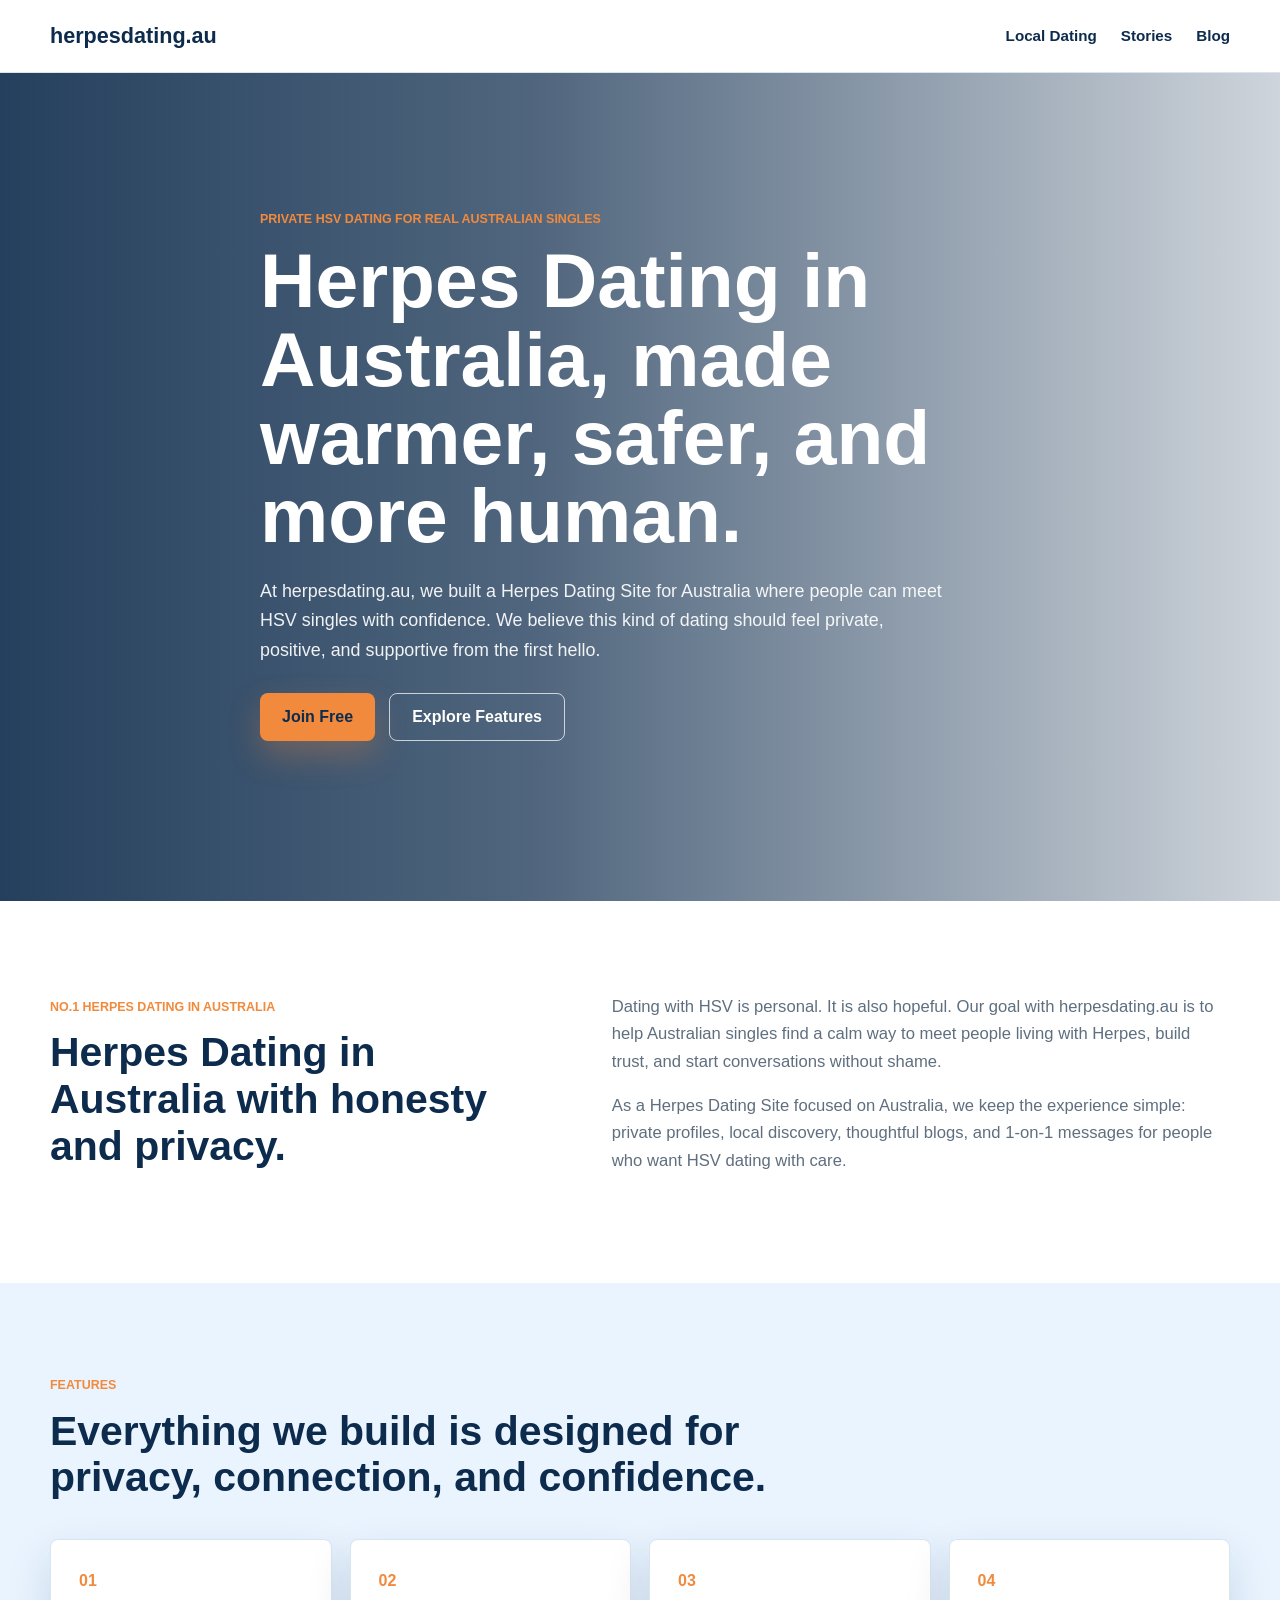
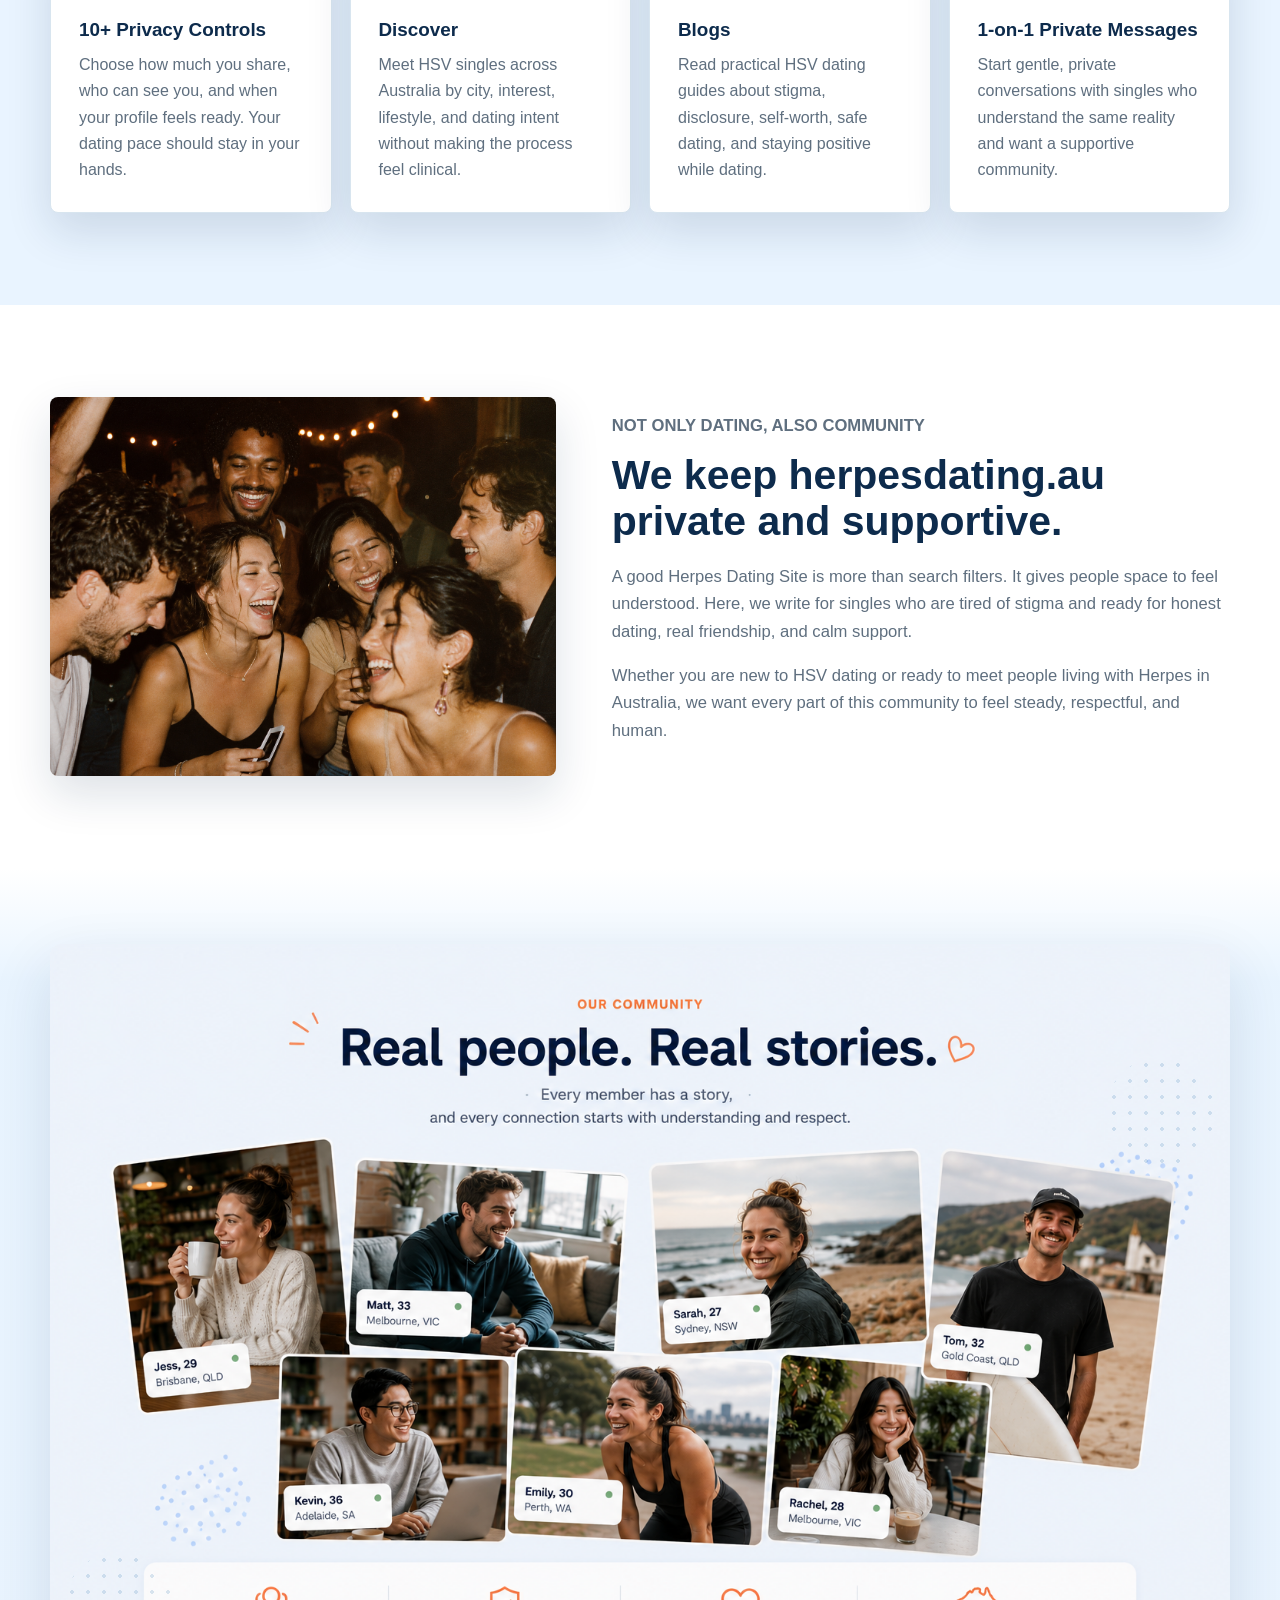
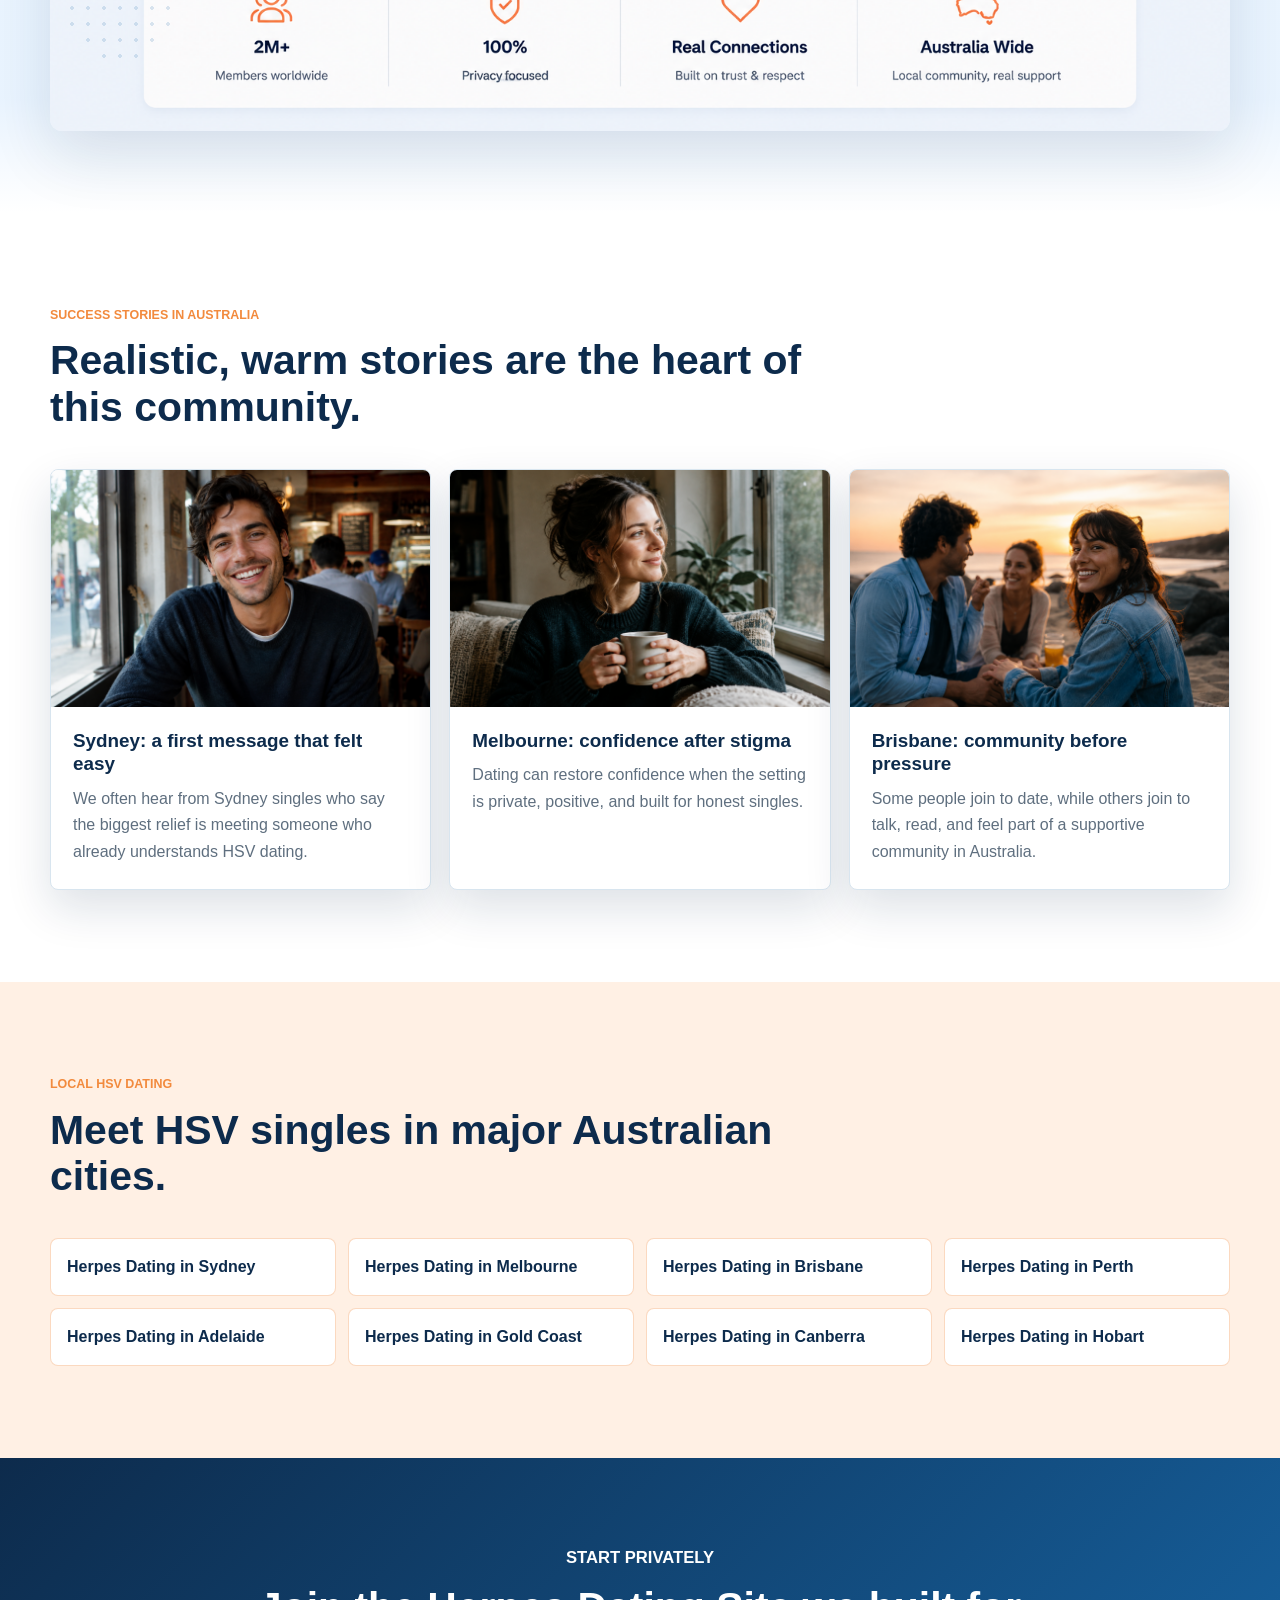
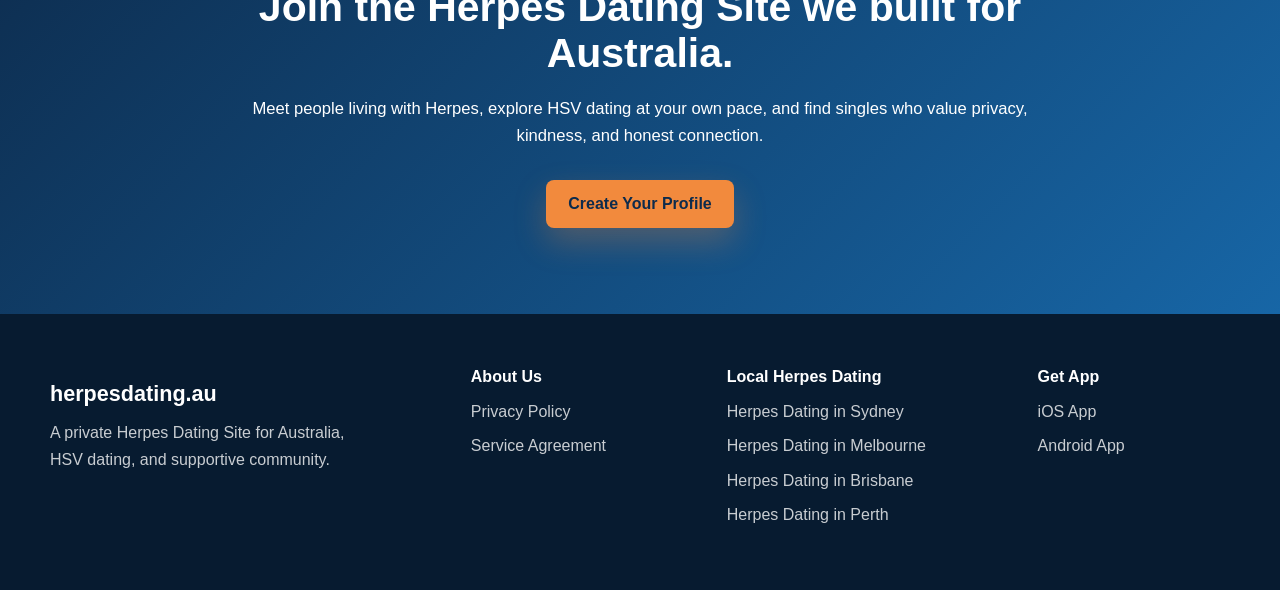
<file: index.html>
<!DOCTYPE html>
<html lang="en-AU">
<head>
  <meta charset="UTF-8">
  <meta name="viewport" content="width=device-width, initial-scale=1.0">
  <title>Herpes Dating Australia | Herpes Dating Site for HSV Singles</title>
  <meta name="description" content="herpesdating.au is a private Herpes Dating Site in Australia where HSV singles meet people living with Herpes in a supportive community.">
  <meta name="keywords" content="Herpes Dating, Herpes Dating Site, Australia, Meet People living with Herpes, HSV dating, meet HSV singles, Sydney herpes dating">
  <link rel="canonical" href="https://herpesdating.au/">
  <link rel="stylesheet" href="styles.css">
</head>
<body>
  <header class="site-header">
    <nav class="nav" aria-label="Main navigation">
      <a class="brand" href="/">herpesdating.au</a>
      <div class="nav-links">
        <a href="#cities">Local Dating</a>
        <a href="#stories">Stories</a>
        <a href="/blog/">Blog</a>
      </div>
    </nav>
  </header>

  <main>
    <section class="hero">
      <div class="hero-media" aria-hidden="true"></div>
      <div class="hero-overlay"></div>
      <div class="hero-content">
        <p class="eyebrow">Private HSV dating for real Australian singles</p>
        <h1>Herpes Dating in Australia, made warmer, safer, and more human.</h1>
        <p class="hero-copy">
          At herpesdating.au, we built a Herpes Dating Site for Australia where people can meet HSV singles with confidence.
          We believe this kind of dating should feel private, positive, and supportive from the first hello.
        </p>
        <div class="hero-actions">
          <a class="btn btn-primary" href="https://www.positivesingles.com/?tid=af100015531_KBK99">Join Free</a>
          <a class="btn btn-secondary" href="#features">Explore Features</a>
        </div>
      </div>
    </section>

    <section class="intro section-pad">
      <div class="section-inner split">
        <div>
          <p class="eyebrow">No.1 Herpes Dating in Australia</p>
          <h2>Herpes Dating in Australia with honesty and privacy.</h2>
        </div>
        <div class="copy-stack">
          <p>
            Dating with HSV is personal. It is also hopeful. Our goal with herpesdating.au is to help Australian singles find
            a calm way to meet people living with Herpes, build trust, and start conversations without shame.
          </p>
          <p>
            As a Herpes Dating Site focused on Australia, we keep the experience simple: private profiles, local discovery,
            thoughtful blogs, and 1-on-1 messages for people who want HSV dating with care.
          </p>
        </div>
      </div>
    </section>

    <section id="features" class="features section-pad">
      <div class="section-inner">
        <div class="section-head">
          <p class="eyebrow">Features</p>
          <h2>Everything we build is designed for privacy, connection, and confidence.</h2>
        </div>
        <div class="feature-grid">
          <article class="feature-card">
            <span>01</span>
            <h3>10+ Privacy Controls</h3>
            <p>Choose how much you share, who can see you, and when your profile feels ready. Your dating pace should stay in your hands.</p>
          </article>
          <article class="feature-card">
            <span>02</span>
            <h3>Discover</h3>
            <p>Meet HSV singles across Australia by city, interest, lifestyle, and dating intent without making the process feel clinical.</p>
          </article>
          <article class="feature-card">
            <span>03</span>
            <h3>Blogs</h3>
            <p>Read practical HSV dating guides about stigma, disclosure, self-worth, safe dating, and staying positive while dating.</p>
          </article>
          <article class="feature-card">
            <span>04</span>
            <h3>1-on-1 Private Messages</h3>
            <p>Start gentle, private conversations with singles who understand the same reality and want a supportive community.</p>
          </article>
        </div>
      </div>
    </section>

    <section class="community section-pad">
      <div class="section-inner media-split">
        <img src="assets/private-supportive-community.png" alt="A warm group of friends laughing together in a private, supportive community">
        <div>
          <p class="eyebrow">Not only dating, also community</p>
          <h2>We keep herpesdating.au private and supportive.</h2>
          <p>
            A good Herpes Dating Site is more than search filters. It gives people space to feel understood. Here, we write for
            singles who are tired of stigma and ready for honest dating, real friendship, and calm support.
          </p>
          <p>
            Whether you are new to HSV dating or ready to meet people living with Herpes in Australia, we want every part of
            this community to feel steady, respectful, and human.
          </p>
        </div>
      </div>
    </section>

    <section class="member-overview section-pad">
      <div class="section-inner">
        <img class="community-snapshot community-snapshot-desktop" src="assets/community-real-people-real-stories.png" alt="Our community: Real people. Real stories. Every member has a story, and every connection starts with understanding and respect.">
      </div>
    </section>

    <section id="stories" class="stories section-pad">
      <div class="section-inner">
        <div class="section-head">
          <p class="eyebrow">Success stories in Australia</p>
          <h2>Realistic, warm stories are the heart of this community.</h2>
        </div>
        <div class="story-grid">
          <article class="story-card">
            <a class="story-card-link" href="/stories/sydney/">
              <img src="assets/story-sydney.png" alt="Smiling man in a cafe for a Sydney Herpes Dating success story">
              <h3>Sydney: a first message that felt easy</h3>
              <p>We often hear from Sydney singles who say the biggest relief is meeting someone who already understands HSV dating.</p>
            </a>
          </article>
          <article class="story-card">
            <a class="story-card-link" href="/stories/melbourne/">
              <img src="assets/story-melbourne.png" alt="Woman holding coffee by a window for a Melbourne Herpes Dating success story">
              <h3>Melbourne: confidence after stigma</h3>
              <p>Dating can restore confidence when the setting is private, positive, and built for honest singles.</p>
            </a>
          </article>
          <article class="story-card">
            <a class="story-card-link" href="/stories/brisbane/">
              <img src="assets/story-brisbane.png" alt="Friends on a beach at sunset for a Brisbane Herpes Dating success story">
              <h3>Brisbane: community before pressure</h3>
              <p>Some people join to date, while others join to talk, read, and feel part of a supportive community in Australia.</p>
            </a>
          </article>
        </div>
      </div>
    </section>

    <section id="cities" class="local section-pad">
      <div class="section-inner">
        <div class="section-head">
          <p class="eyebrow">Local HSV dating</p>
          <h2>Meet HSV singles in major Australian cities.</h2>
        </div>
        <div class="city-links">
          <a href="/sydney-herpes-dating/">Herpes Dating in Sydney</a>
          <a href="/melbourne-herpes-dating/">Herpes Dating in Melbourne</a>
          <a href="/brisbane-herpes-dating/">Herpes Dating in Brisbane</a>
          <a href="/perth-herpes-dating/">Herpes Dating in Perth</a>
          <a href="/adelaide-herpes-dating/">Herpes Dating in Adelaide</a>
          <a href="/gold-coast-herpes-dating/">Herpes Dating in Gold Coast</a>
          <a href="/canberra-herpes-dating/">Herpes Dating in Canberra</a>
          <a href="/hobart-herpes-dating/">Herpes Dating in Hobart</a>
        </div>
      </div>
    </section>

    <section id="cta" class="cta">
      <div class="section-inner cta-inner">
        <p class="eyebrow">Start privately</p>
        <h2>Join the Herpes Dating Site we built for Australia.</h2>
        <p>
          Meet people living with Herpes, explore HSV dating at your own pace, and find singles who value privacy,
          kindness, and honest connection.
        </p>
        <a class="btn btn-primary" href="https://www.positivesingles.com/?tid=af100015531_KBK99">Create Your Profile</a>
      </div>
    </section>
  </main>

  <footer class="footer">
    <div class="footer-inner">
      <div>
        <a class="brand footer-brand" href="/">herpesdating.au</a>
        <p>A private Herpes Dating Site for Australia, HSV dating, and supportive community.</p>
      </div>
      <div>
        <h2>About Us</h2>
        <a href="/privacy-policy/">Privacy Policy</a>
        <a href="/service-agreement/">Service Agreement</a>
      </div>
      <div>
        <h2>Local Herpes Dating</h2>
        <a href="/sydney-herpes-dating/">Herpes Dating in Sydney</a>
        <a href="/melbourne-herpes-dating/">Herpes Dating in Melbourne</a>
        <a href="/brisbane-herpes-dating/">Herpes Dating in Brisbane</a>
        <a href="/perth-herpes-dating/">Herpes Dating in Perth</a>
      </div>
      <div>
        <h2>Get App</h2>
        <a href="/app/ios/">iOS App</a>
        <a href="/app/android/">Android App</a>
      </div>
    </div>
  </footer>
</body>
</html>
</file>
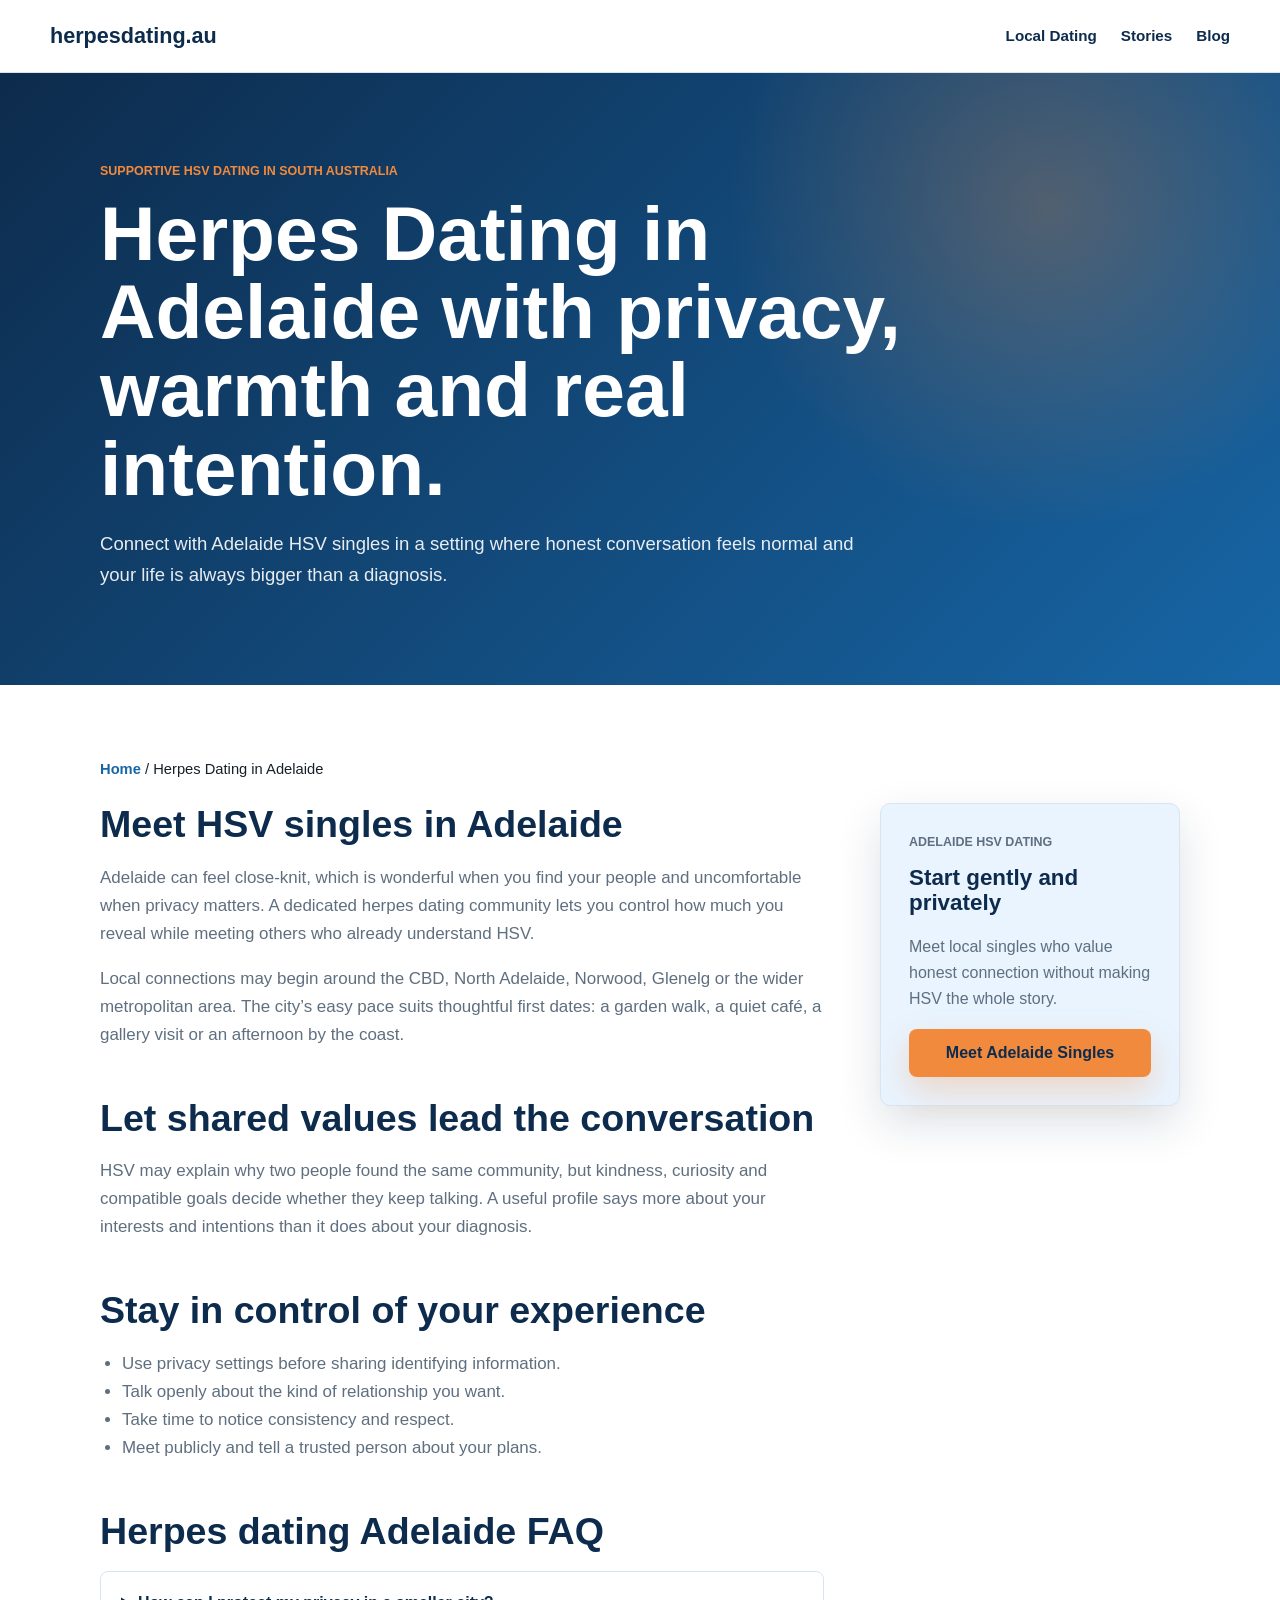
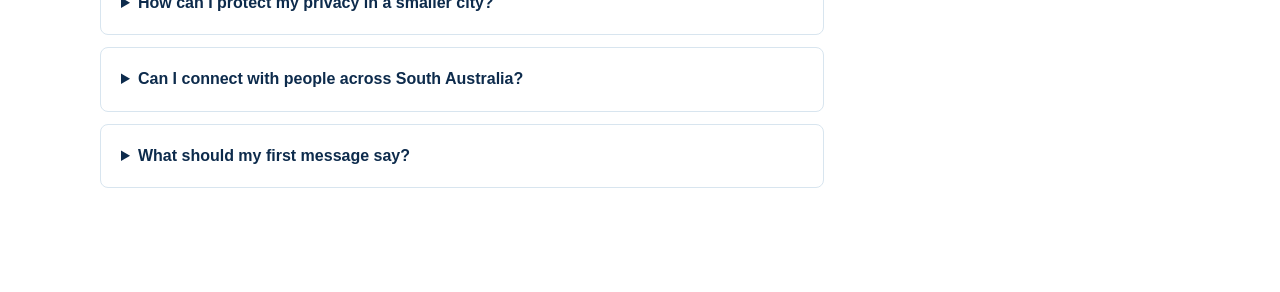
<file: adelaide-herpes-dating/index.html>
<!doctype html>
<html lang="en-AU"><head><meta charset="utf-8"><meta name="viewport" content="width=device-width,initial-scale=1">
<title>Herpes Dating Adelaide | Meet Local HSV Singles</title><meta name="description" content="Try supportive herpes dating in Adelaide. Meet local HSV singles who value privacy, kindness and honest relationships."><meta name="keywords" content="herpes dating Adelaide, HSV dating Adelaide, Adelaide HSV singles, herpes dating site Adelaide, meet people with herpes Adelaide"><link rel="canonical" href="https://herpesdating.au/adelaide-herpes-dating/"><link rel="stylesheet" href="../styles.css"><link rel="stylesheet" href="../city-pages.css"></head>
<body><header class="site-header"><nav class="nav"><a class="brand" href="../">herpesdating.au</a><div class="nav-links"><a href="../#cities">Local Dating</a><a href="../#stories">Stories</a><a href="../blog/">Blog</a></div></nav></header><main>
<section class="city-hero"><div class="city-hero-inner"><p class="eyebrow">Supportive HSV dating in South Australia</p><h1>Herpes Dating in Adelaide with privacy, warmth and real intention.</h1><p class="city-lede">Connect with Adelaide HSV singles in a setting where honest conversation feels normal and your life is always bigger than a diagnosis.</p></div></section>
<div class="city-content"><nav class="city-breadcrumbs"><a href="../">Home</a> / Herpes Dating in Adelaide</nav><div class="city-layout"><article class="city-copy"><h2>Meet HSV singles in Adelaide</h2><p>Adelaide can feel close-knit, which is wonderful when you find your people and uncomfortable when privacy matters. A dedicated herpes dating community lets you control how much you reveal while meeting others who already understand HSV.</p><p>Local connections may begin around the CBD, North Adelaide, Norwood, Glenelg or the wider metropolitan area. The city’s easy pace suits thoughtful first dates: a garden walk, a quiet café, a gallery visit or an afternoon by the coast.</p><h2>Let shared values lead the conversation</h2><p>HSV may explain why two people found the same community, but kindness, curiosity and compatible goals decide whether they keep talking. A useful profile says more about your interests and intentions than it does about your diagnosis.</p><h2>Stay in control of your experience</h2><ul><li>Use privacy settings before sharing identifying information.</li><li>Talk openly about the kind of relationship you want.</li><li>Take time to notice consistency and respect.</li><li>Meet publicly and tell a trusted person about your plans.</li></ul><h2>Herpes dating Adelaide FAQ</h2><div class="city-faq"><details><summary>How can I protect my privacy in a smaller city?</summary><p>Limit identifying details at first, use private messages and share contact information only when trust has developed.</p></details><details><summary>Can I connect with people across South Australia?</summary><p>Yes. Adelaide is the local focus, while nearby and regional connections may also be possible depending on distance preferences.</p></details><details><summary>What should my first message say?</summary><p>Respond to something specific in the person’s profile. A natural question is often warmer than a formal introduction.</p></details></div></article><aside class="city-panel"><p class="eyebrow">Adelaide HSV dating</p><h2>Start gently and privately</h2><p>Meet local singles who value honest connection without making HSV the whole story.</p><a class="btn btn-primary" href="https://www.positivesingles.com/?tid=af100015531_KBK99">Meet Adelaide Singles</a></aside></div></div></main></body></html>
</file>
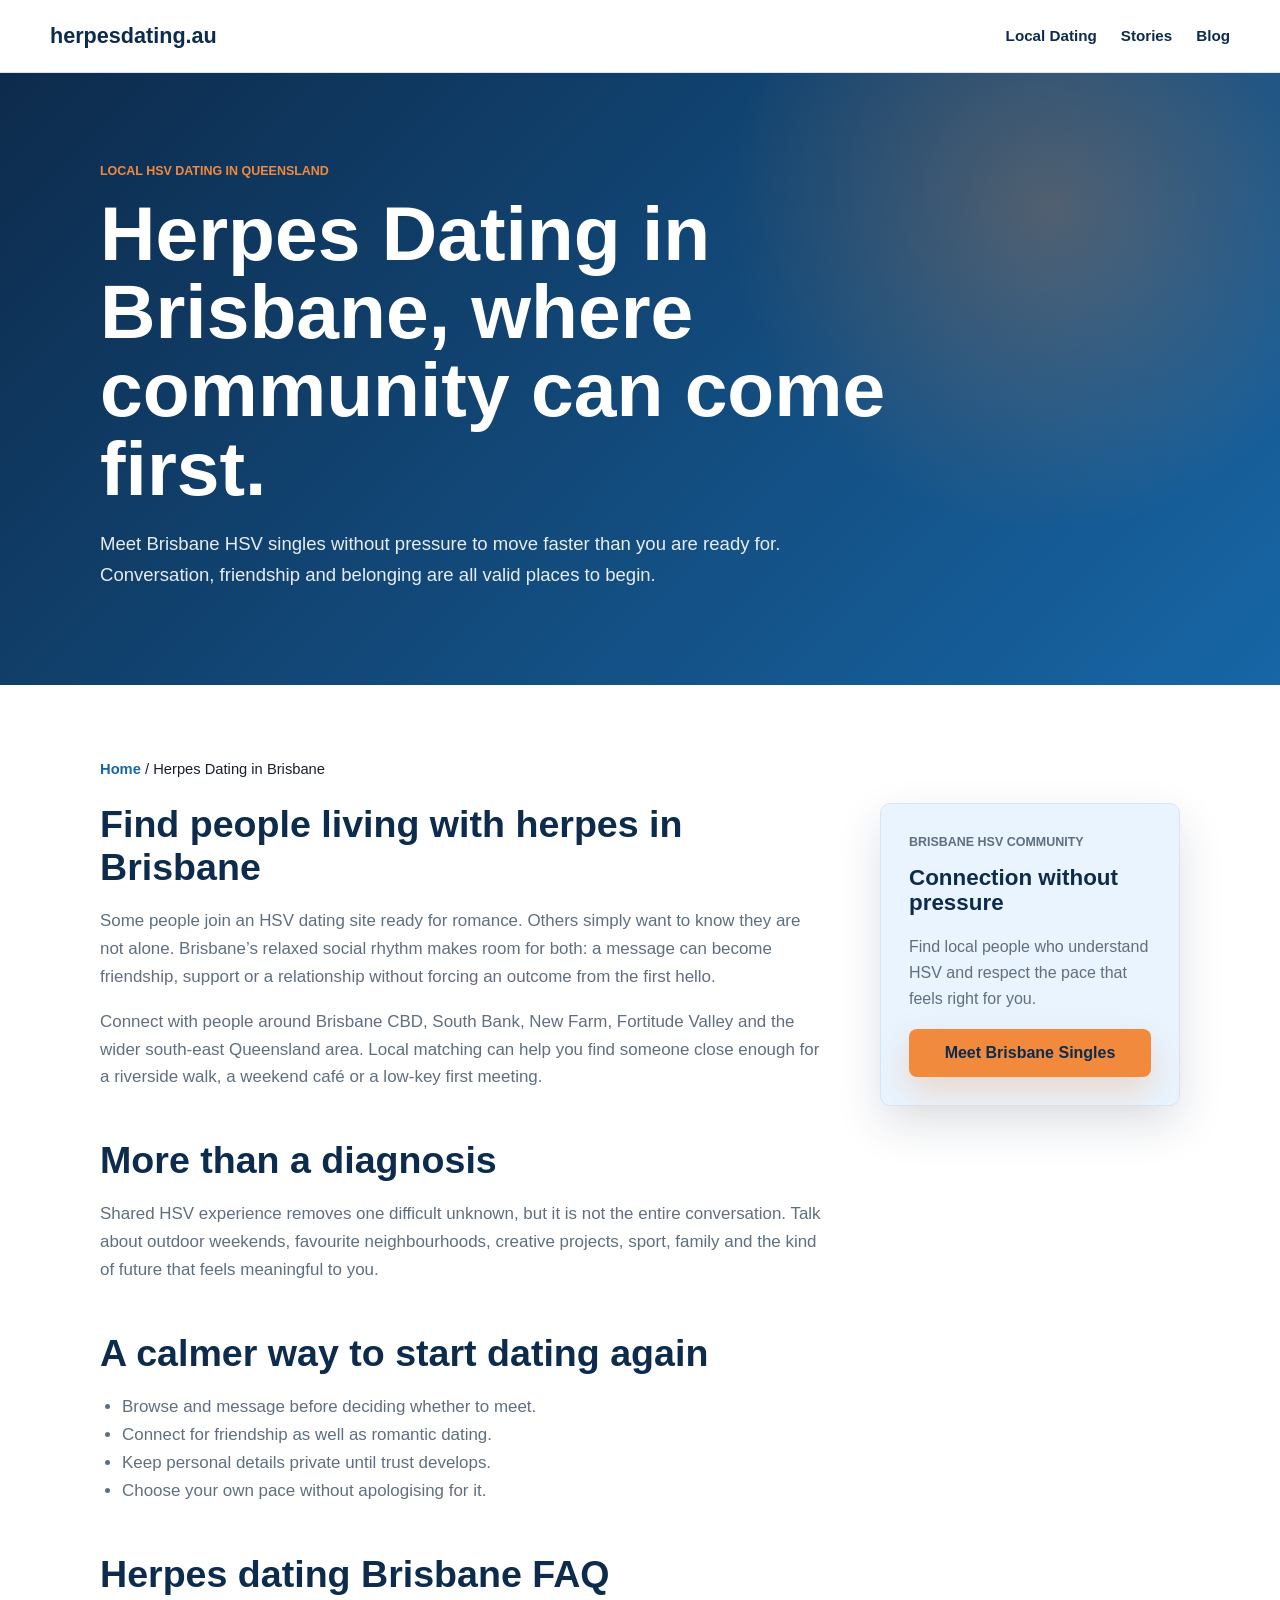
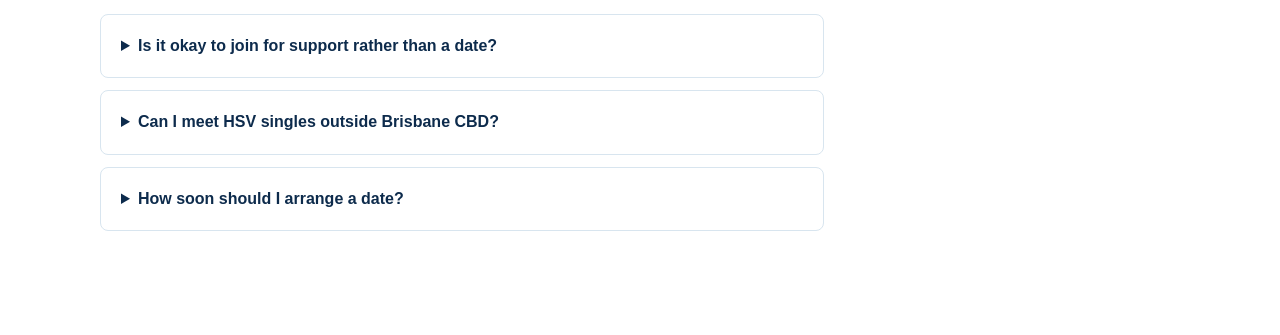
<file: brisbane-herpes-dating/index.html>
<!doctype html>
<html lang="en-AU"><head><meta charset="utf-8"><meta name="viewport" content="width=device-width,initial-scale=1">
<title>Herpes Dating Brisbane | Local HSV Singles</title><meta name="description" content="Meet HSV singles through private herpes dating in Brisbane. Find friendship, support and honest relationships in a welcoming community."><meta name="keywords" content="herpes dating Brisbane, HSV dating Brisbane, Brisbane HSV singles, herpes dating site Brisbane, meet singles with herpes Brisbane"><link rel="canonical" href="https://herpesdating.au/brisbane-herpes-dating/"><link rel="stylesheet" href="../styles.css"><link rel="stylesheet" href="../city-pages.css"></head>
<body><header class="site-header"><nav class="nav"><a class="brand" href="../">herpesdating.au</a><div class="nav-links"><a href="../#cities">Local Dating</a><a href="../#stories">Stories</a><a href="../blog/">Blog</a></div></nav></header><main>
<section class="city-hero"><div class="city-hero-inner"><p class="eyebrow">Local HSV dating in Queensland</p><h1>Herpes Dating in Brisbane, where community can come first.</h1><p class="city-lede">Meet Brisbane HSV singles without pressure to move faster than you are ready for. Conversation, friendship and belonging are all valid places to begin.</p></div></section>
<div class="city-content"><nav class="city-breadcrumbs"><a href="../">Home</a> / Herpes Dating in Brisbane</nav><div class="city-layout"><article class="city-copy"><h2>Find people living with herpes in Brisbane</h2><p>Some people join an HSV dating site ready for romance. Others simply want to know they are not alone. Brisbane’s relaxed social rhythm makes room for both: a message can become friendship, support or a relationship without forcing an outcome from the first hello.</p><p>Connect with people around Brisbane CBD, South Bank, New Farm, Fortitude Valley and the wider south-east Queensland area. Local matching can help you find someone close enough for a riverside walk, a weekend café or a low-key first meeting.</p><h2>More than a diagnosis</h2><p>Shared HSV experience removes one difficult unknown, but it is not the entire conversation. Talk about outdoor weekends, favourite neighbourhoods, creative projects, sport, family and the kind of future that feels meaningful to you.</p><h2>A calmer way to start dating again</h2><ul><li>Browse and message before deciding whether to meet.</li><li>Connect for friendship as well as romantic dating.</li><li>Keep personal details private until trust develops.</li><li>Choose your own pace without apologising for it.</li></ul><h2>Herpes dating Brisbane FAQ</h2><div class="city-faq"><details><summary>Is it okay to join for support rather than a date?</summary><p>Yes. Community and friendship can be valuable first steps, especially if your diagnosis is recent.</p></details><details><summary>Can I meet HSV singles outside Brisbane CBD?</summary><p>Yes. People may connect across Brisbane’s suburbs and surrounding south-east Queensland communities.</p></details><details><summary>How soon should I arrange a date?</summary><p>There is no fixed timeline. Message until you feel comfortable, then choose a public place and a plan that feels easy.</p></details></div></article><aside class="city-panel"><p class="eyebrow">Brisbane HSV community</p><h2>Connection without pressure</h2><p>Find local people who understand HSV and respect the pace that feels right for you.</p><a class="btn btn-primary" href="https://www.positivesingles.com/?tid=af100015531_KBK99">Meet Brisbane Singles</a></aside></div></div></main></body></html>
</file>
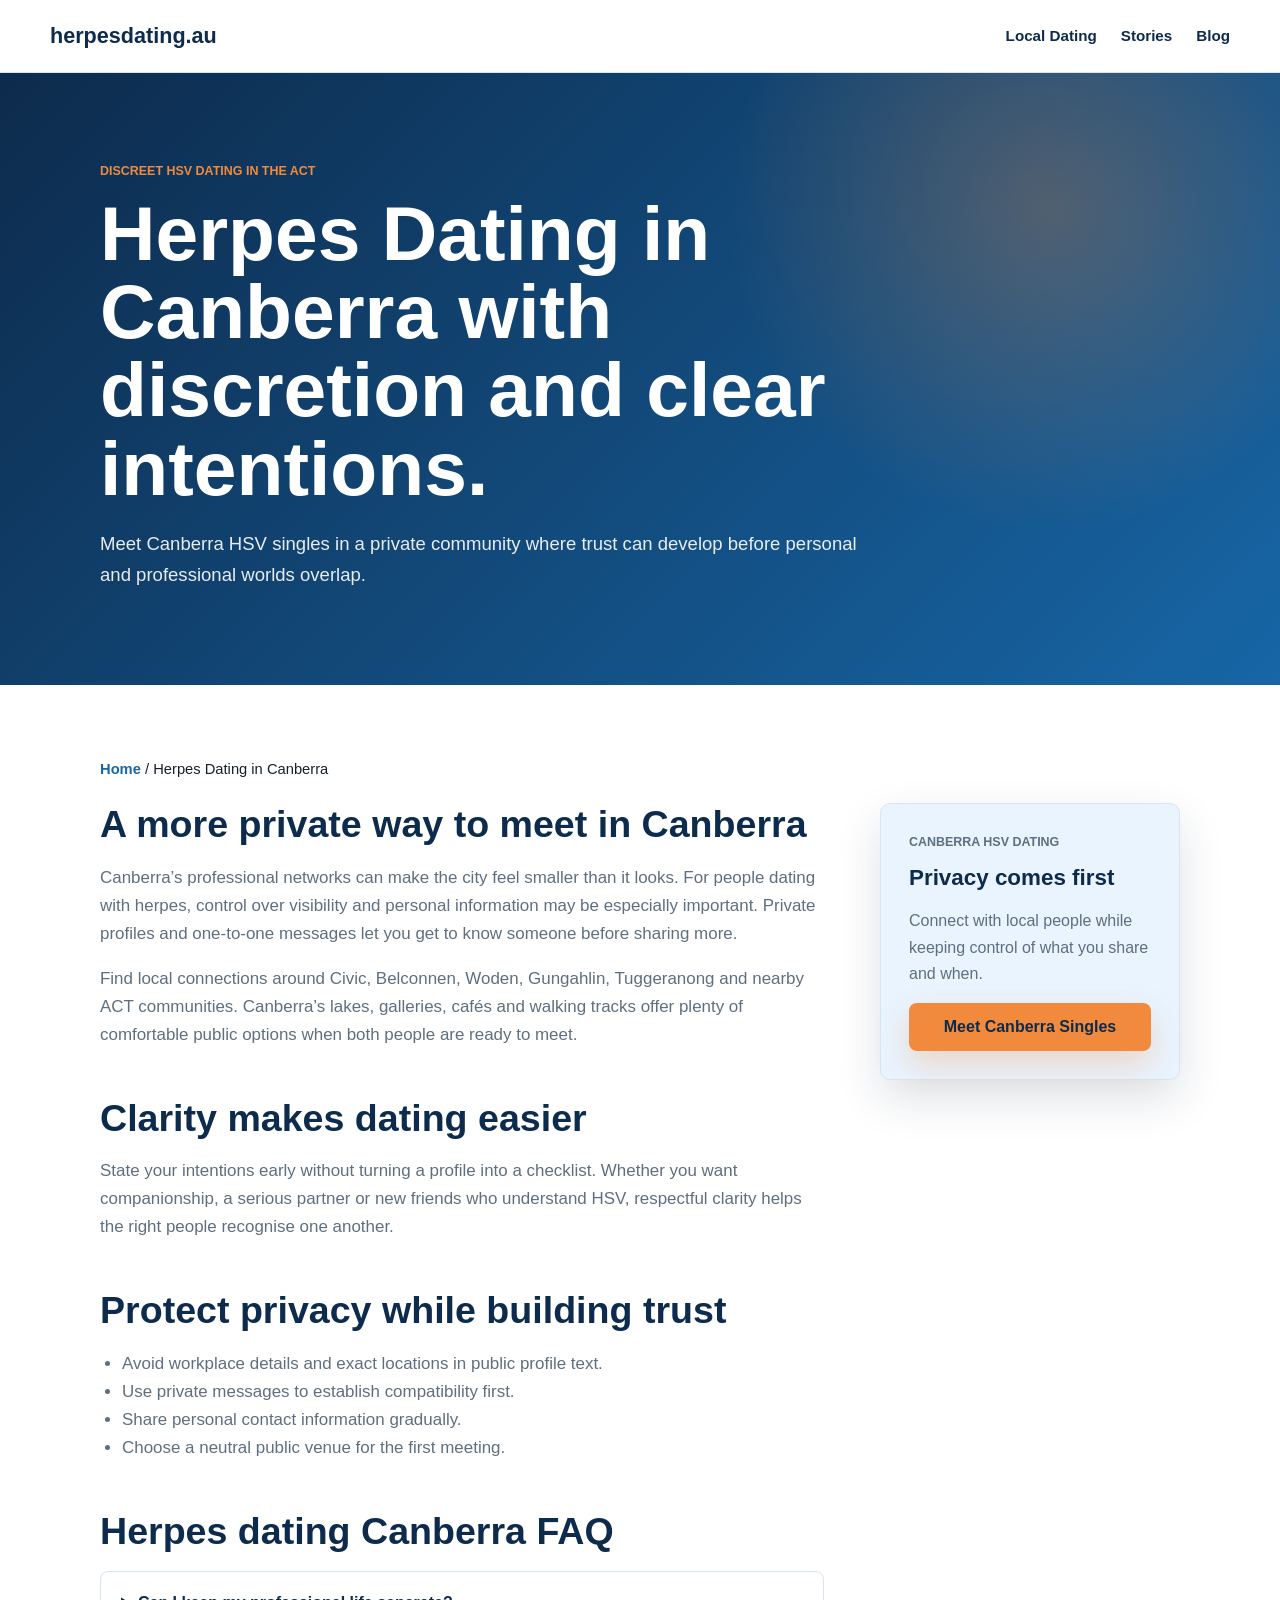
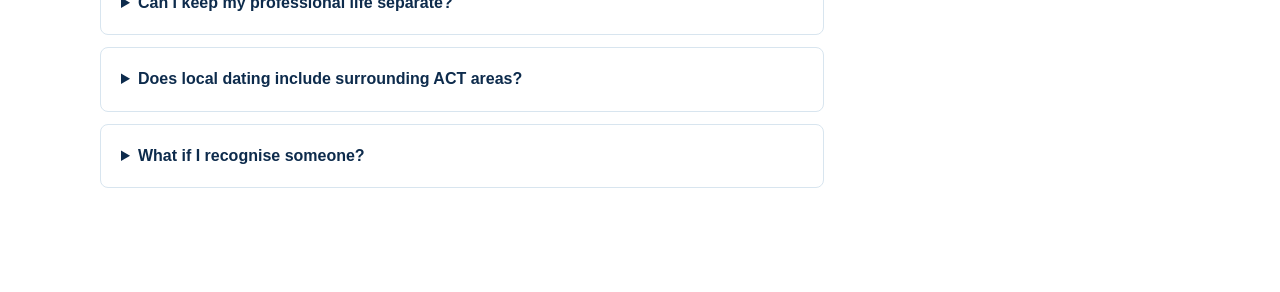
<file: canberra-herpes-dating/index.html>
<!doctype html>
<html lang="en-AU"><head><meta charset="utf-8"><meta name="viewport" content="width=device-width,initial-scale=1">
<title>Herpes Dating Canberra | Private HSV Dating</title><meta name="description" content="Explore private herpes dating in Canberra and meet ACT HSV singles for supportive friendship, honest dating and meaningful relationships."><meta name="keywords" content="herpes dating Canberra, HSV dating Canberra, Canberra HSV singles, herpes dating ACT, meet singles with herpes Canberra"><link rel="canonical" href="https://herpesdating.au/canberra-herpes-dating/"><link rel="stylesheet" href="../styles.css"><link rel="stylesheet" href="../city-pages.css"></head>
<body><header class="site-header"><nav class="nav"><a class="brand" href="../">herpesdating.au</a><div class="nav-links"><a href="../#cities">Local Dating</a><a href="../#stories">Stories</a><a href="../blog/">Blog</a></div></nav></header><main>
<section class="city-hero"><div class="city-hero-inner"><p class="eyebrow">Discreet HSV dating in the ACT</p><h1>Herpes Dating in Canberra with discretion and clear intentions.</h1><p class="city-lede">Meet Canberra HSV singles in a private community where trust can develop before personal and professional worlds overlap.</p></div></section>
<div class="city-content"><nav class="city-breadcrumbs"><a href="../">Home</a> / Herpes Dating in Canberra</nav><div class="city-layout"><article class="city-copy"><h2>A more private way to meet in Canberra</h2><p>Canberra’s professional networks can make the city feel smaller than it looks. For people dating with herpes, control over visibility and personal information may be especially important. Private profiles and one-to-one messages let you get to know someone before sharing more.</p><p>Find local connections around Civic, Belconnen, Woden, Gungahlin, Tuggeranong and nearby ACT communities. Canberra’s lakes, galleries, cafés and walking tracks offer plenty of comfortable public options when both people are ready to meet.</p><h2>Clarity makes dating easier</h2><p>State your intentions early without turning a profile into a checklist. Whether you want companionship, a serious partner or new friends who understand HSV, respectful clarity helps the right people recognise one another.</p><h2>Protect privacy while building trust</h2><ul><li>Avoid workplace details and exact locations in public profile text.</li><li>Use private messages to establish compatibility first.</li><li>Share personal contact information gradually.</li><li>Choose a neutral public venue for the first meeting.</li></ul><h2>Herpes dating Canberra FAQ</h2><div class="city-faq"><details><summary>Can I keep my professional life separate?</summary><p>Yes. Use limited public details and decide carefully when to share your full name, workplace or contact information.</p></details><details><summary>Does local dating include surrounding ACT areas?</summary><p>Yes. Your practical search area can include nearby communities depending on travel preferences.</p></details><details><summary>What if I recognise someone?</summary><p>Respect their privacy as you would want yours respected. Shared presence in an HSV community should remain confidential.</p></details></div></article><aside class="city-panel"><p class="eyebrow">Canberra HSV dating</p><h2>Privacy comes first</h2><p>Connect with local people while keeping control of what you share and when.</p><a class="btn btn-primary" href="https://www.positivesingles.com/?tid=af100015531_KBK99">Meet Canberra Singles</a></aside></div></div></main></body></html>
</file>
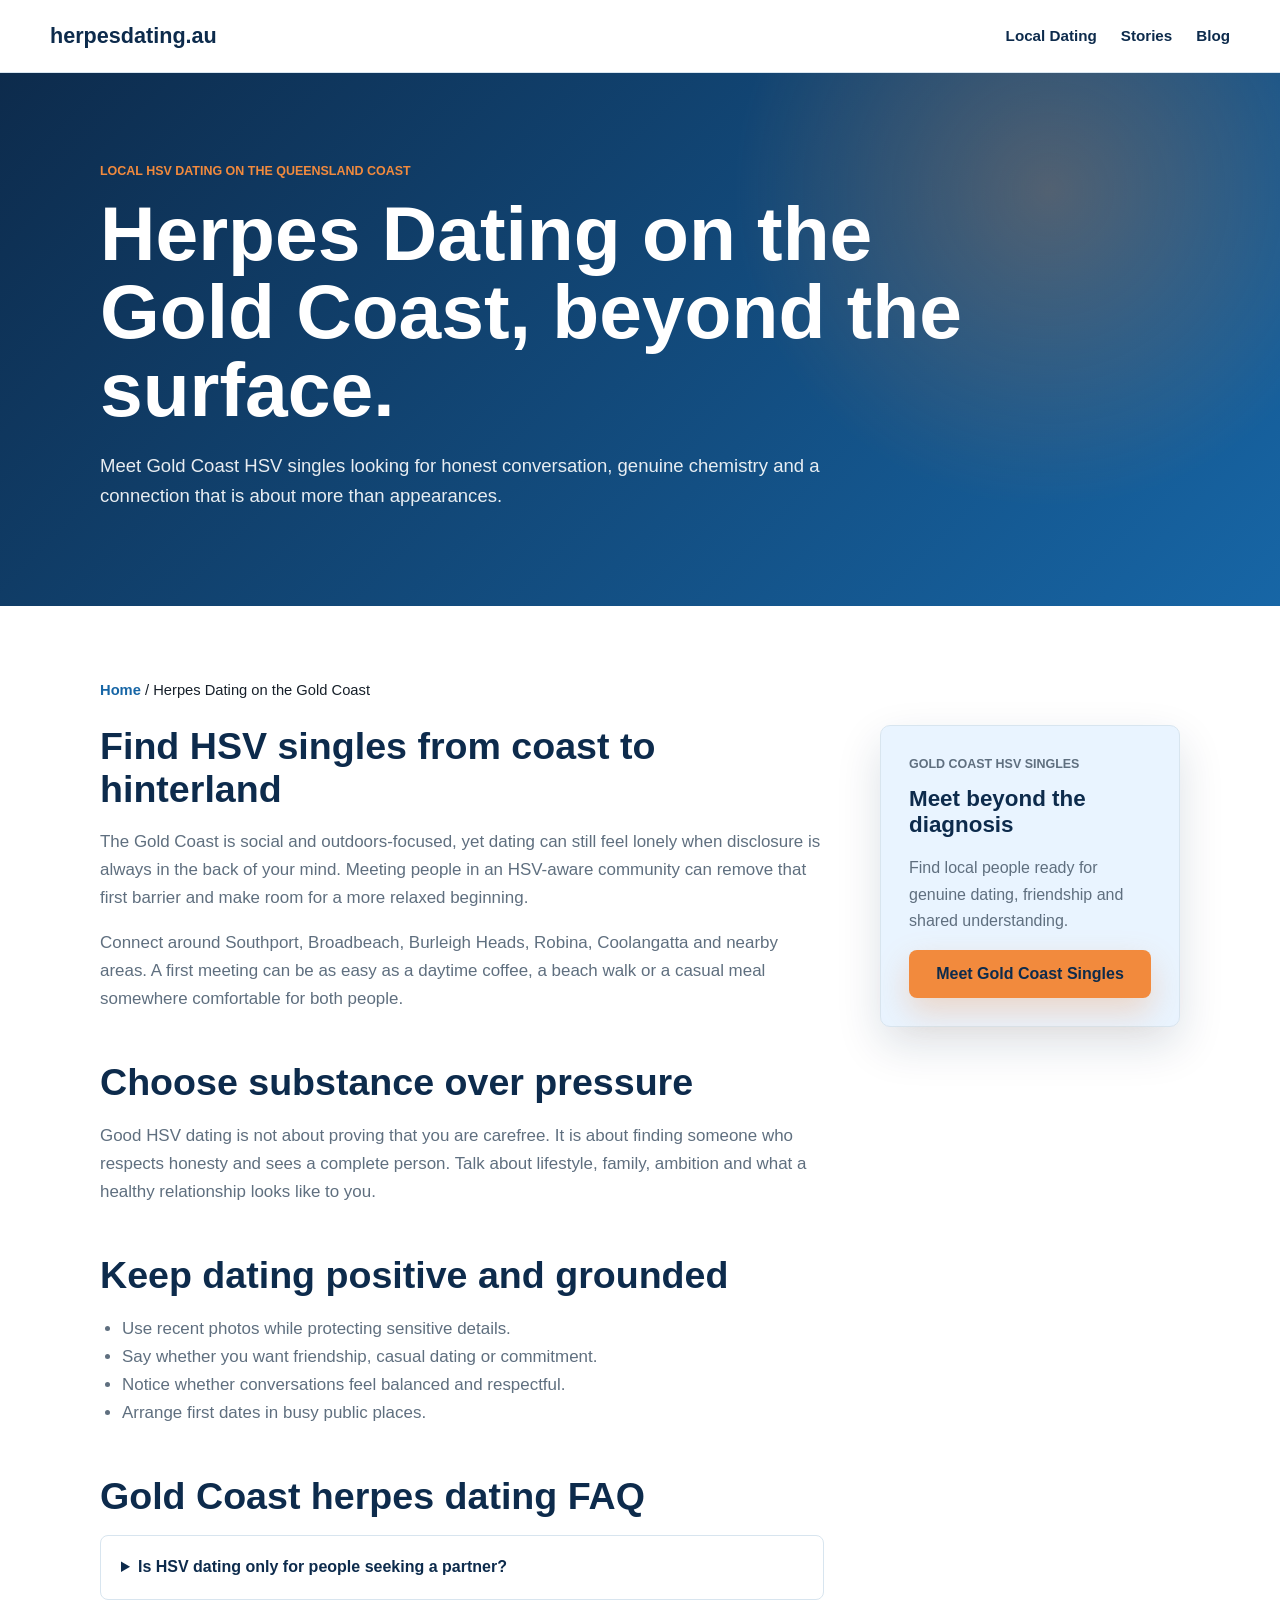
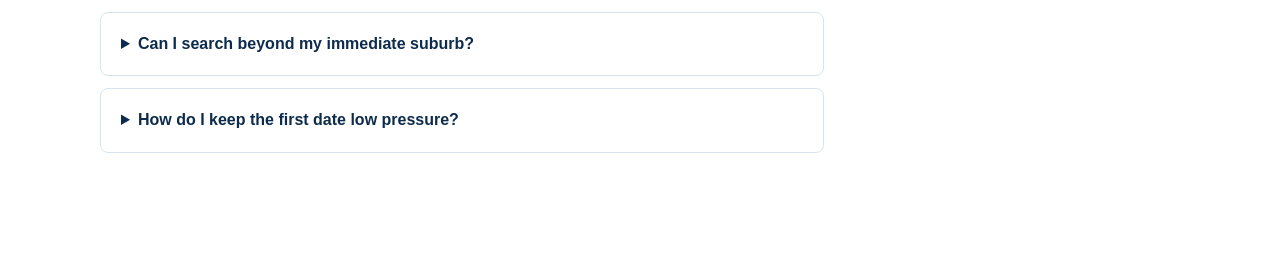
<file: gold-coast-herpes-dating/index.html>
<!doctype html>
<html lang="en-AU"><head><meta charset="utf-8"><meta name="viewport" content="width=device-width,initial-scale=1">
<title>Herpes Dating Gold Coast | Meet HSV Singles</title><meta name="description" content="Meet HSV singles through private herpes dating on the Gold Coast. Find genuine local connections for friendship, dating and relationships."><meta name="keywords" content="herpes dating Gold Coast, HSV dating Gold Coast, Gold Coast HSV singles, herpes dating Queensland, singles with herpes Gold Coast"><link rel="canonical" href="https://herpesdating.au/gold-coast-herpes-dating/"><link rel="stylesheet" href="../styles.css"><link rel="stylesheet" href="../city-pages.css"></head>
<body><header class="site-header"><nav class="nav"><a class="brand" href="../">herpesdating.au</a><div class="nav-links"><a href="../#cities">Local Dating</a><a href="../#stories">Stories</a><a href="../blog/">Blog</a></div></nav></header><main>
<section class="city-hero"><div class="city-hero-inner"><p class="eyebrow">Local HSV dating on the Queensland coast</p><h1>Herpes Dating on the Gold Coast, beyond the surface.</h1><p class="city-lede">Meet Gold Coast HSV singles looking for honest conversation, genuine chemistry and a connection that is about more than appearances.</p></div></section>
<div class="city-content"><nav class="city-breadcrumbs"><a href="../">Home</a> / Herpes Dating on the Gold Coast</nav><div class="city-layout"><article class="city-copy"><h2>Find HSV singles from coast to hinterland</h2><p>The Gold Coast is social and outdoors-focused, yet dating can still feel lonely when disclosure is always in the back of your mind. Meeting people in an HSV-aware community can remove that first barrier and make room for a more relaxed beginning.</p><p>Connect around Southport, Broadbeach, Burleigh Heads, Robina, Coolangatta and nearby areas. A first meeting can be as easy as a daytime coffee, a beach walk or a casual meal somewhere comfortable for both people.</p><h2>Choose substance over pressure</h2><p>Good HSV dating is not about proving that you are carefree. It is about finding someone who respects honesty and sees a complete person. Talk about lifestyle, family, ambition and what a healthy relationship looks like to you.</p><h2>Keep dating positive and grounded</h2><ul><li>Use recent photos while protecting sensitive details.</li><li>Say whether you want friendship, casual dating or commitment.</li><li>Notice whether conversations feel balanced and respectful.</li><li>Arrange first dates in busy public places.</li></ul><h2>Gold Coast herpes dating FAQ</h2><div class="city-faq"><details><summary>Is HSV dating only for people seeking a partner?</summary><p>No. Local friendship and supportive conversation can be equally important.</p></details><details><summary>Can I search beyond my immediate suburb?</summary><p>Yes. The Gold Coast is connected north to south, so consider a realistic distance that suits your routine.</p></details><details><summary>How do I keep the first date low pressure?</summary><p>Choose a short daytime activity with an easy finish. You can always extend the date if conversation flows.</p></details></div></article><aside class="city-panel"><p class="eyebrow">Gold Coast HSV singles</p><h2>Meet beyond the diagnosis</h2><p>Find local people ready for genuine dating, friendship and shared understanding.</p><a class="btn btn-primary" href="https://www.positivesingles.com/?tid=af100015531_KBK99">Meet Gold Coast Singles</a></aside></div></div></main></body></html>
</file>
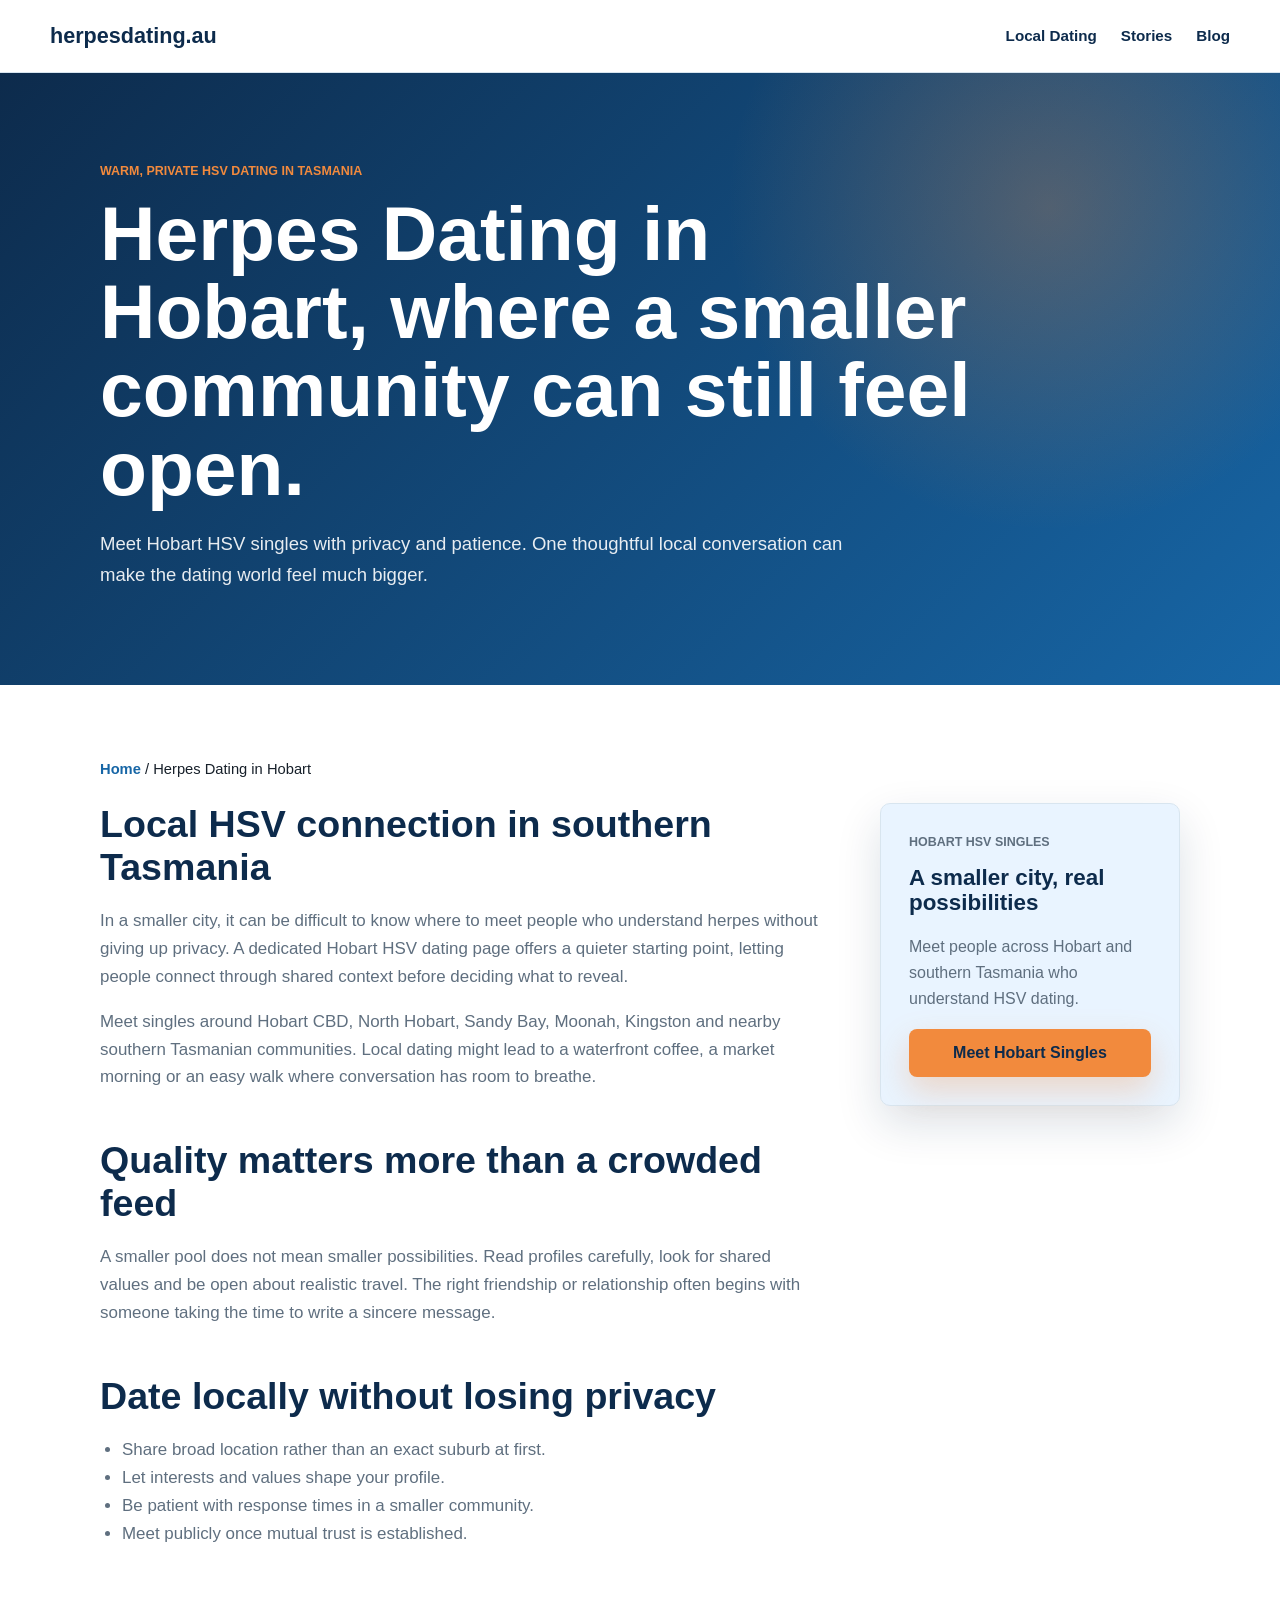
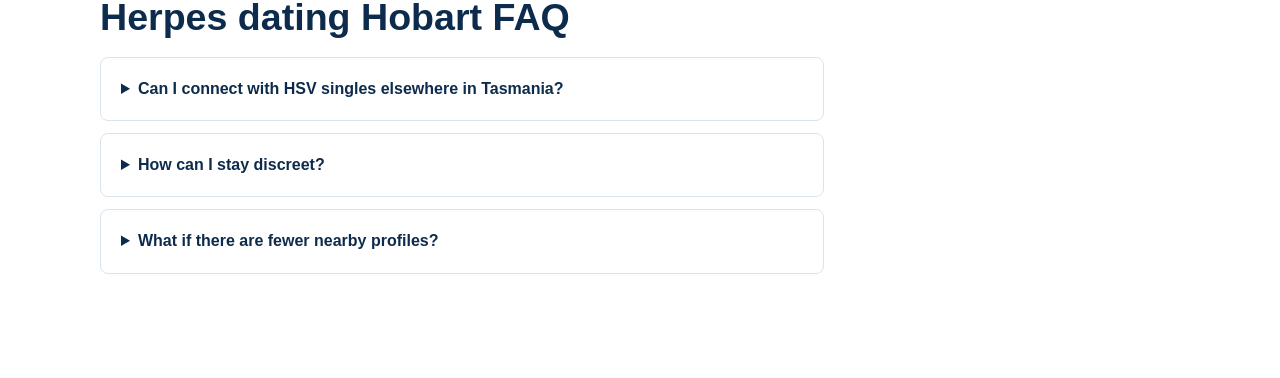
<file: hobart-herpes-dating/index.html>
<!doctype html>
<html lang="en-AU"><head><meta charset="utf-8"><meta name="viewport" content="width=device-width,initial-scale=1">
<title>Herpes Dating Hobart | Meet Tasmania HSV Singles</title><meta name="description" content="Find private herpes dating in Hobart and connect with HSV singles across southern Tasmania for friendship, support and relationships."><meta name="keywords" content="herpes dating Hobart, HSV dating Hobart, Hobart HSV singles, herpes dating Tasmania, singles with herpes Tasmania"><link rel="canonical" href="https://herpesdating.au/hobart-herpes-dating/"><link rel="stylesheet" href="../styles.css"><link rel="stylesheet" href="../city-pages.css"></head>
<body><header class="site-header"><nav class="nav"><a class="brand" href="../">herpesdating.au</a><div class="nav-links"><a href="../#cities">Local Dating</a><a href="../#stories">Stories</a><a href="../blog/">Blog</a></div></nav></header><main>
<section class="city-hero"><div class="city-hero-inner"><p class="eyebrow">Warm, private HSV dating in Tasmania</p><h1>Herpes Dating in Hobart, where a smaller community can still feel open.</h1><p class="city-lede">Meet Hobart HSV singles with privacy and patience. One thoughtful local conversation can make the dating world feel much bigger.</p></div></section>
<div class="city-content"><nav class="city-breadcrumbs"><a href="../">Home</a> / Herpes Dating in Hobart</nav><div class="city-layout"><article class="city-copy"><h2>Local HSV connection in southern Tasmania</h2><p>In a smaller city, it can be difficult to know where to meet people who understand herpes without giving up privacy. A dedicated Hobart HSV dating page offers a quieter starting point, letting people connect through shared context before deciding what to reveal.</p><p>Meet singles around Hobart CBD, North Hobart, Sandy Bay, Moonah, Kingston and nearby southern Tasmanian communities. Local dating might lead to a waterfront coffee, a market morning or an easy walk where conversation has room to breathe.</p><h2>Quality matters more than a crowded feed</h2><p>A smaller pool does not mean smaller possibilities. Read profiles carefully, look for shared values and be open about realistic travel. The right friendship or relationship often begins with someone taking the time to write a sincere message.</p><h2>Date locally without losing privacy</h2><ul><li>Share broad location rather than an exact suburb at first.</li><li>Let interests and values shape your profile.</li><li>Be patient with response times in a smaller community.</li><li>Meet publicly once mutual trust is established.</li></ul><h2>Herpes dating Hobart FAQ</h2><div class="city-faq"><details><summary>Can I connect with HSV singles elsewhere in Tasmania?</summary><p>Yes. Your search can extend beyond Hobart if both people are realistic about distance and travel.</p></details><details><summary>How can I stay discreet?</summary><p>Limit identifying information, use private messages and only share personal contact details when you feel comfortable.</p></details><details><summary>What if there are fewer nearby profiles?</summary><p>Focus on thoughtful compatibility, widen distance gradually and allow time for new local members to join.</p></details></div></article><aside class="city-panel"><p class="eyebrow">Hobart HSV singles</p><h2>A smaller city, real possibilities</h2><p>Meet people across Hobart and southern Tasmania who understand HSV dating.</p><a class="btn btn-primary" href="https://www.positivesingles.com/?tid=af100015531_KBK99">Meet Hobart Singles</a></aside></div></div></main></body></html>
</file>
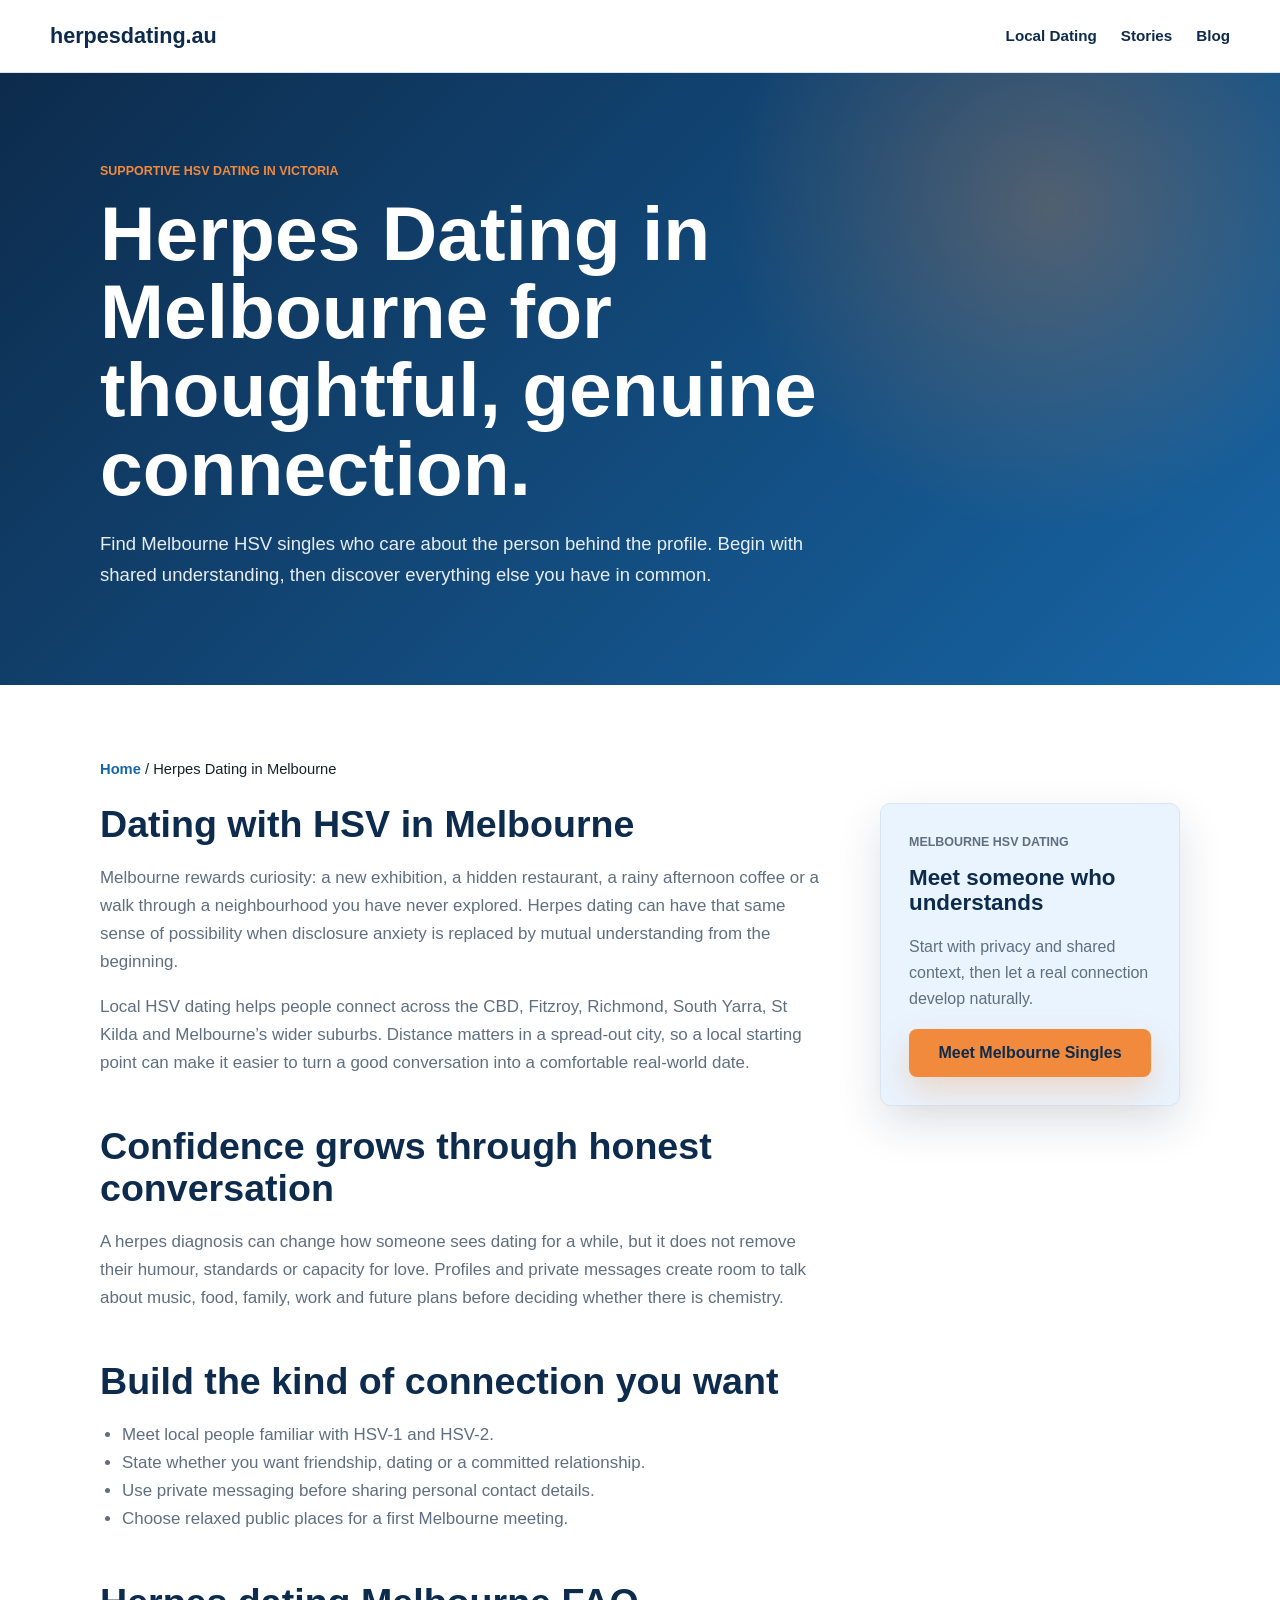
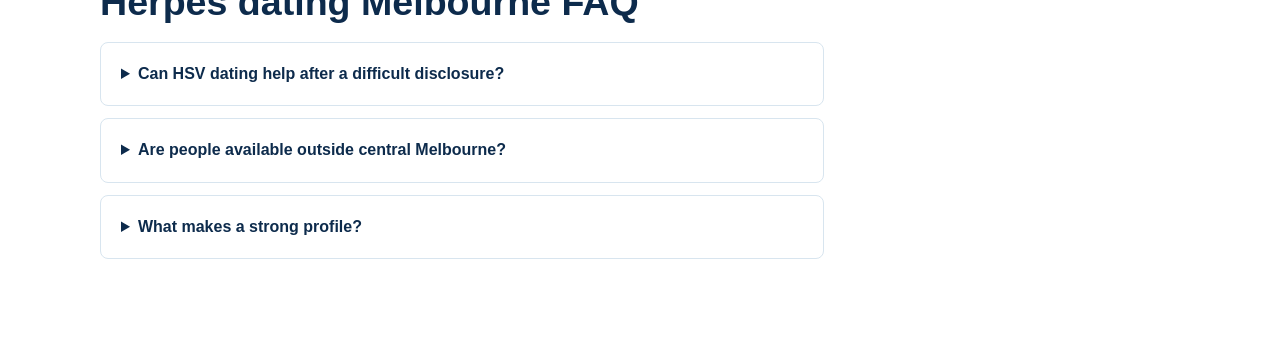
<file: melbourne-herpes-dating/index.html>
<!doctype html>
<html lang="en-AU"><head><meta charset="utf-8"><meta name="viewport" content="width=device-width,initial-scale=1">
<title>Herpes Dating Melbourne | Meet HSV Singles</title><meta name="description" content="Find supportive herpes dating in Melbourne and meet local HSV singles for friendship, honest conversation and meaningful relationships."><meta name="keywords" content="herpes dating Melbourne, HSV dating Melbourne, Melbourne HSV singles, herpes dating site Melbourne, singles with herpes Melbourne"><link rel="canonical" href="https://herpesdating.au/melbourne-herpes-dating/"><link rel="stylesheet" href="../styles.css"><link rel="stylesheet" href="../city-pages.css"></head>
<body><header class="site-header"><nav class="nav" aria-label="Main navigation"><a class="brand" href="../">herpesdating.au</a><div class="nav-links"><a href="../#cities">Local Dating</a><a href="../#stories">Stories</a><a href="../blog/">Blog</a></div></nav></header><main>
<section class="city-hero"><div class="city-hero-inner"><p class="eyebrow">Supportive HSV dating in Victoria</p><h1>Herpes Dating in Melbourne for thoughtful, genuine connection.</h1><p class="city-lede">Find Melbourne HSV singles who care about the person behind the profile. Begin with shared understanding, then discover everything else you have in common.</p></div></section>
<div class="city-content"><nav class="city-breadcrumbs"><a href="../">Home</a> / Herpes Dating in Melbourne</nav><div class="city-layout"><article class="city-copy"><h2>Dating with HSV in Melbourne</h2><p>Melbourne rewards curiosity: a new exhibition, a hidden restaurant, a rainy afternoon coffee or a walk through a neighbourhood you have never explored. Herpes dating can have that same sense of possibility when disclosure anxiety is replaced by mutual understanding from the beginning.</p><p>Local HSV dating helps people connect across the CBD, Fitzroy, Richmond, South Yarra, St Kilda and Melbourne’s wider suburbs. Distance matters in a spread-out city, so a local starting point can make it easier to turn a good conversation into a comfortable real-world date.</p><h2>Confidence grows through honest conversation</h2><p>A herpes diagnosis can change how someone sees dating for a while, but it does not remove their humour, standards or capacity for love. Profiles and private messages create room to talk about music, food, family, work and future plans before deciding whether there is chemistry.</p><h2>Build the kind of connection you want</h2><ul><li>Meet local people familiar with HSV-1 and HSV-2.</li><li>State whether you want friendship, dating or a committed relationship.</li><li>Use private messaging before sharing personal contact details.</li><li>Choose relaxed public places for a first Melbourne meeting.</li></ul><h2>Herpes dating Melbourne FAQ</h2><div class="city-faq"><details><summary>Can HSV dating help after a difficult disclosure?</summary><p>It can provide a gentler setting where HSV is already understood, giving you space to rebuild confidence without rushing.</p></details><details><summary>Are people available outside central Melbourne?</summary><p>Local discovery can include people across greater Melbourne, not only the CBD and inner suburbs.</p></details><details><summary>What makes a strong profile?</summary><p>Write about the life you enjoy and the connection you want. A warm, specific profile gives someone an easy way to start talking.</p></details></div></article><aside class="city-panel"><p class="eyebrow">Melbourne HSV dating</p><h2>Meet someone who understands</h2><p>Start with privacy and shared context, then let a real connection develop naturally.</p><a class="btn btn-primary" href="https://www.positivesingles.com/?tid=af100015531_KBK99">Meet Melbourne Singles</a></aside></div></div></main></body></html>
</file>
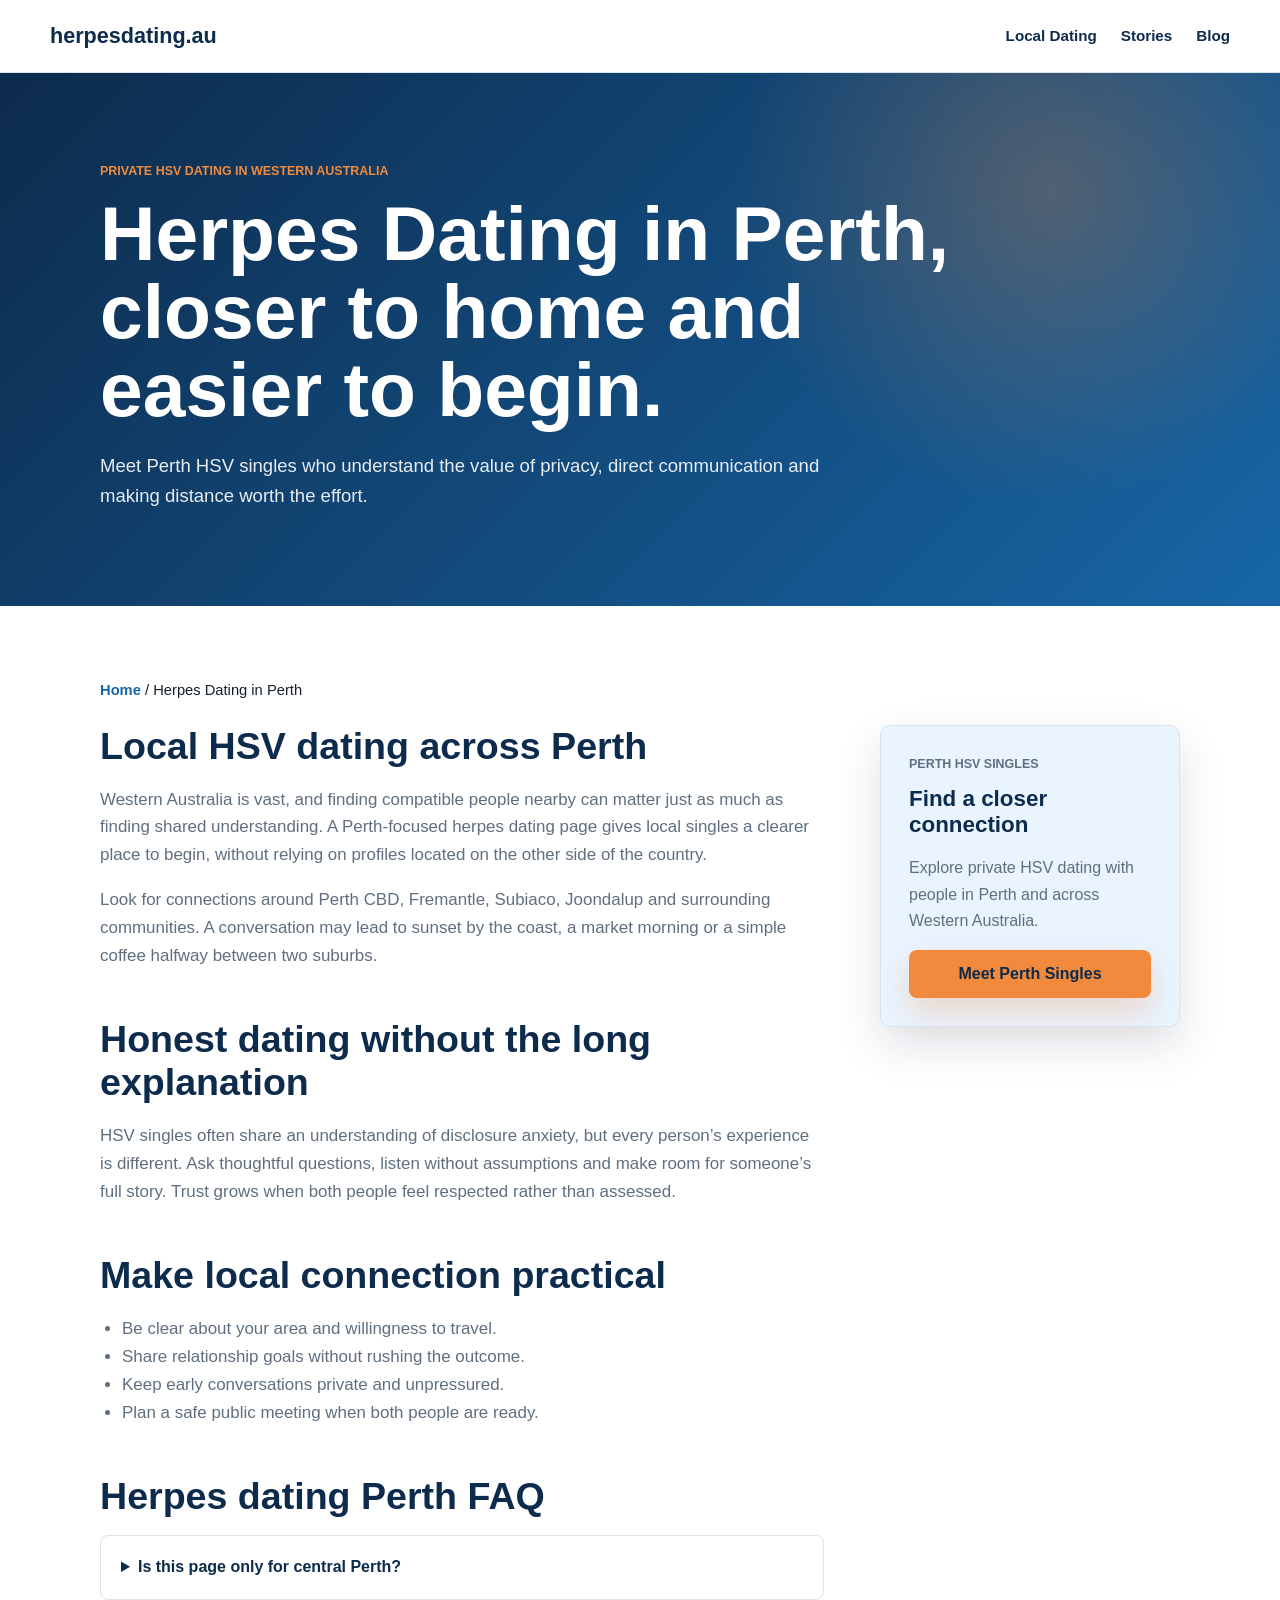
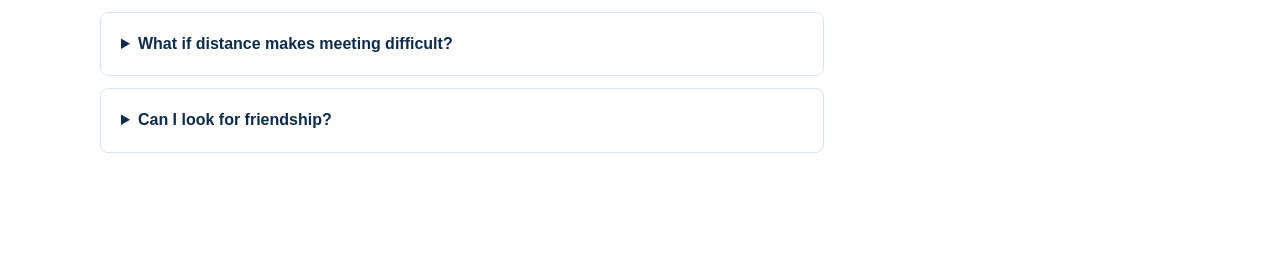
<file: perth-herpes-dating/index.html>
<!doctype html>
<html lang="en-AU"><head><meta charset="utf-8"><meta name="viewport" content="width=device-width,initial-scale=1">
<title>Herpes Dating Perth | Meet Western Australia HSV Singles</title><meta name="description" content="Discover private herpes dating in Perth and connect with HSV singles across Western Australia for honest conversations and real relationships."><meta name="keywords" content="herpes dating Perth, HSV dating Perth, Perth HSV singles, herpes dating Western Australia, singles with herpes Perth"><link rel="canonical" href="https://herpesdating.au/perth-herpes-dating/"><link rel="stylesheet" href="../styles.css"><link rel="stylesheet" href="../city-pages.css"></head>
<body><header class="site-header"><nav class="nav"><a class="brand" href="../">herpesdating.au</a><div class="nav-links"><a href="../#cities">Local Dating</a><a href="../#stories">Stories</a><a href="../blog/">Blog</a></div></nav></header><main>
<section class="city-hero"><div class="city-hero-inner"><p class="eyebrow">Private HSV dating in Western Australia</p><h1>Herpes Dating in Perth, closer to home and easier to begin.</h1><p class="city-lede">Meet Perth HSV singles who understand the value of privacy, direct communication and making distance worth the effort.</p></div></section>
<div class="city-content"><nav class="city-breadcrumbs"><a href="../">Home</a> / Herpes Dating in Perth</nav><div class="city-layout"><article class="city-copy"><h2>Local HSV dating across Perth</h2><p>Western Australia is vast, and finding compatible people nearby can matter just as much as finding shared understanding. A Perth-focused herpes dating page gives local singles a clearer place to begin, without relying on profiles located on the other side of the country.</p><p>Look for connections around Perth CBD, Fremantle, Subiaco, Joondalup and surrounding communities. A conversation may lead to sunset by the coast, a market morning or a simple coffee halfway between two suburbs.</p><h2>Honest dating without the long explanation</h2><p>HSV singles often share an understanding of disclosure anxiety, but every person’s experience is different. Ask thoughtful questions, listen without assumptions and make room for someone’s full story. Trust grows when both people feel respected rather than assessed.</p><h2>Make local connection practical</h2><ul><li>Be clear about your area and willingness to travel.</li><li>Share relationship goals without rushing the outcome.</li><li>Keep early conversations private and unpressured.</li><li>Plan a safe public meeting when both people are ready.</li></ul><h2>Herpes dating Perth FAQ</h2><div class="city-faq"><details><summary>Is this page only for central Perth?</summary><p>No. It is designed for people across metropolitan Perth and other reachable Western Australian communities.</p></details><details><summary>What if distance makes meeting difficult?</summary><p>Discuss location early and be realistic about travel. A strong connection can start online while you work out a practical plan.</p></details><details><summary>Can I look for friendship?</summary><p>Yes. Friendship and local support are meaningful reasons to connect with other people living with HSV.</p></details></div></article><aside class="city-panel"><p class="eyebrow">Perth HSV singles</p><h2>Find a closer connection</h2><p>Explore private HSV dating with people in Perth and across Western Australia.</p><a class="btn btn-primary" href="https://www.positivesingles.com/?tid=af100015531_KBK99">Meet Perth Singles</a></aside></div></div></main></body></html>
</file>
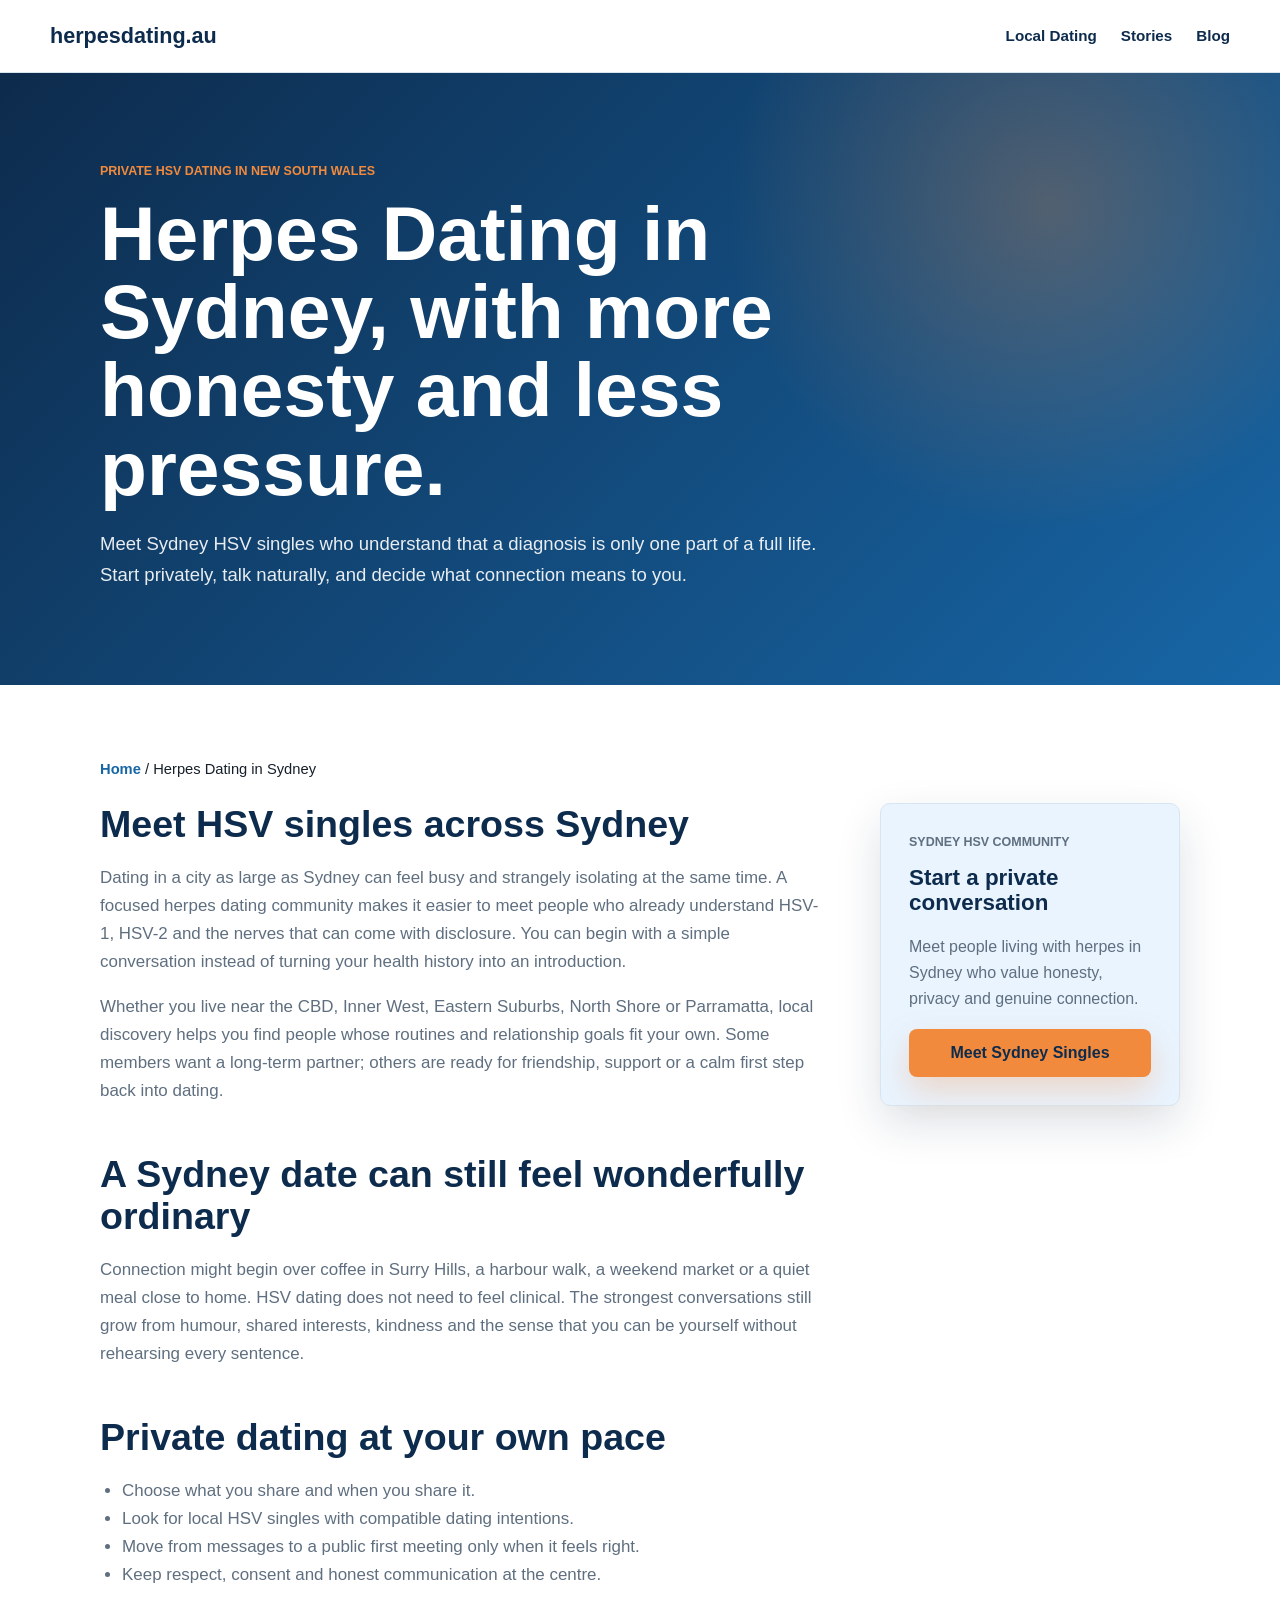
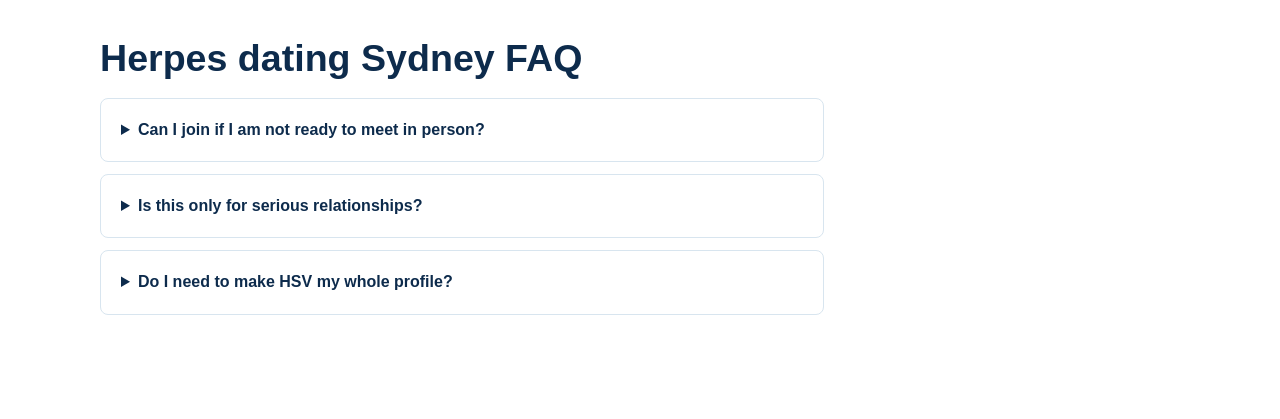
<file: sydney-herpes-dating/index.html>
<!doctype html>
<html lang="en-AU"><head><meta charset="utf-8"><meta name="viewport" content="width=device-width,initial-scale=1">
<title>Herpes Dating Sydney | Meet Local HSV Singles</title><meta name="description" content="Explore private herpes dating in Sydney. Meet HSV singles across the city and start honest, supportive connections at your own pace."><meta name="keywords" content="herpes dating Sydney, HSV dating Sydney, Sydney HSV singles, herpes dating site Sydney, meet people with herpes Sydney"><link rel="canonical" href="https://herpesdating.au/sydney-herpes-dating/"><link rel="stylesheet" href="../styles.css"><link rel="stylesheet" href="../city-pages.css"></head>
<body><header class="site-header"><nav class="nav" aria-label="Main navigation"><a class="brand" href="../">herpesdating.au</a><div class="nav-links"><a href="../#cities">Local Dating</a><a href="../#stories">Stories</a><a href="../blog/">Blog</a></div></nav></header><main>
<section class="city-hero"><div class="city-hero-inner"><p class="eyebrow">Private HSV dating in New South Wales</p><h1>Herpes Dating in Sydney, with more honesty and less pressure.</h1><p class="city-lede">Meet Sydney HSV singles who understand that a diagnosis is only one part of a full life. Start privately, talk naturally, and decide what connection means to you.</p></div></section>
<div class="city-content"><nav class="city-breadcrumbs" aria-label="Breadcrumb"><a href="../">Home</a> / Herpes Dating in Sydney</nav><div class="city-layout"><article class="city-copy"><h2>Meet HSV singles across Sydney</h2><p>Dating in a city as large as Sydney can feel busy and strangely isolating at the same time. A focused herpes dating community makes it easier to meet people who already understand HSV-1, HSV-2 and the nerves that can come with disclosure. You can begin with a simple conversation instead of turning your health history into an introduction.</p><p>Whether you live near the CBD, Inner West, Eastern Suburbs, North Shore or Parramatta, local discovery helps you find people whose routines and relationship goals fit your own. Some members want a long-term partner; others are ready for friendship, support or a calm first step back into dating.</p><h2>A Sydney date can still feel wonderfully ordinary</h2><p>Connection might begin over coffee in Surry Hills, a harbour walk, a weekend market or a quiet meal close to home. HSV dating does not need to feel clinical. The strongest conversations still grow from humour, shared interests, kindness and the sense that you can be yourself without rehearsing every sentence.</p><h2>Private dating at your own pace</h2><ul><li>Choose what you share and when you share it.</li><li>Look for local HSV singles with compatible dating intentions.</li><li>Move from messages to a public first meeting only when it feels right.</li><li>Keep respect, consent and honest communication at the centre.</li></ul><h2>Herpes dating Sydney FAQ</h2><div class="city-faq"><details><summary>Can I join if I am not ready to meet in person?</summary><p>Yes. Many people begin by reading, messaging and rebuilding confidence before arranging a Sydney date.</p></details><details><summary>Is this only for serious relationships?</summary><p>No. People may be looking for dating, friendship, support or a long-term relationship. Clear intentions make better matches.</p></details><details><summary>Do I need to make HSV my whole profile?</summary><p>No. Your interests, values and personality matter. HSV is shared context, not your entire identity.</p></details></div></article><aside class="city-panel"><p class="eyebrow">Sydney HSV community</p><h2>Start a private conversation</h2><p>Meet people living with herpes in Sydney who value honesty, privacy and genuine connection.</p><a class="btn btn-primary" href="https://www.positivesingles.com/?tid=af100015531_KBK99">Meet Sydney Singles</a></aside></div></div></main></body></html>
</file>
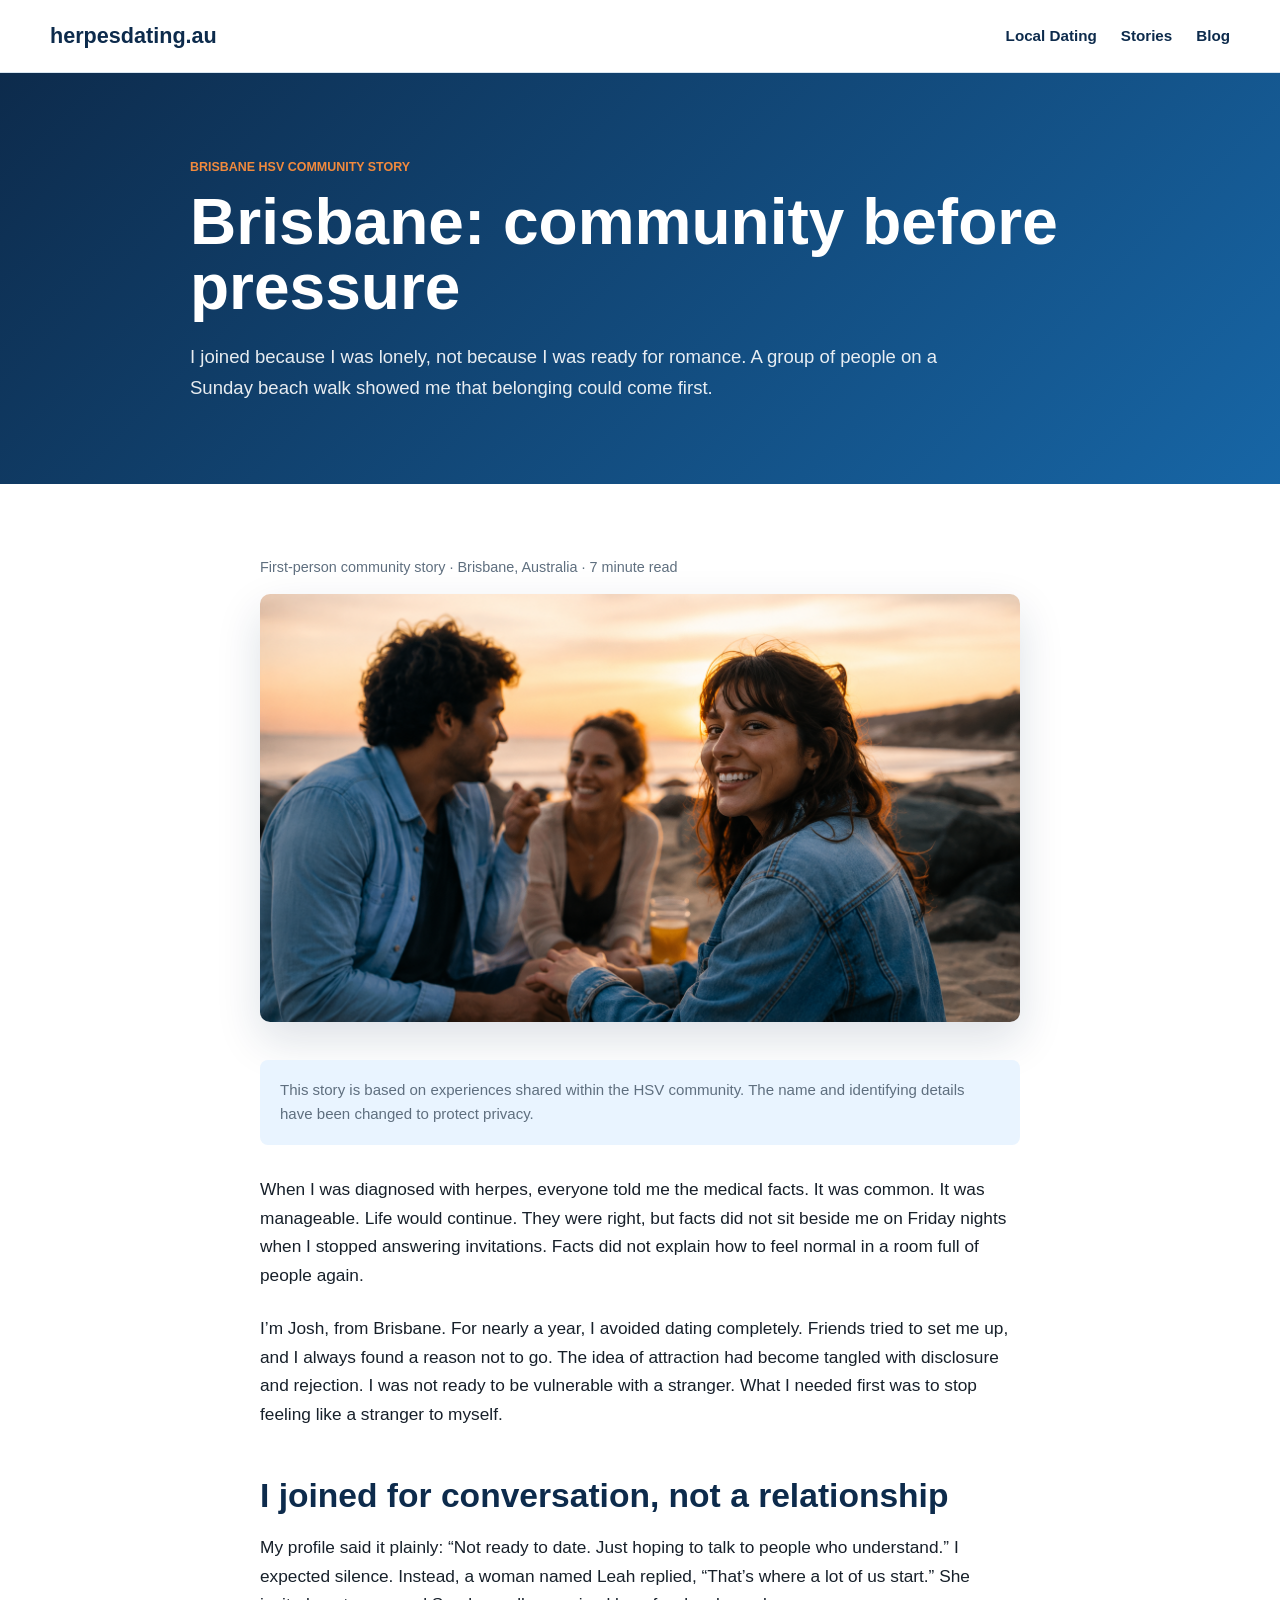
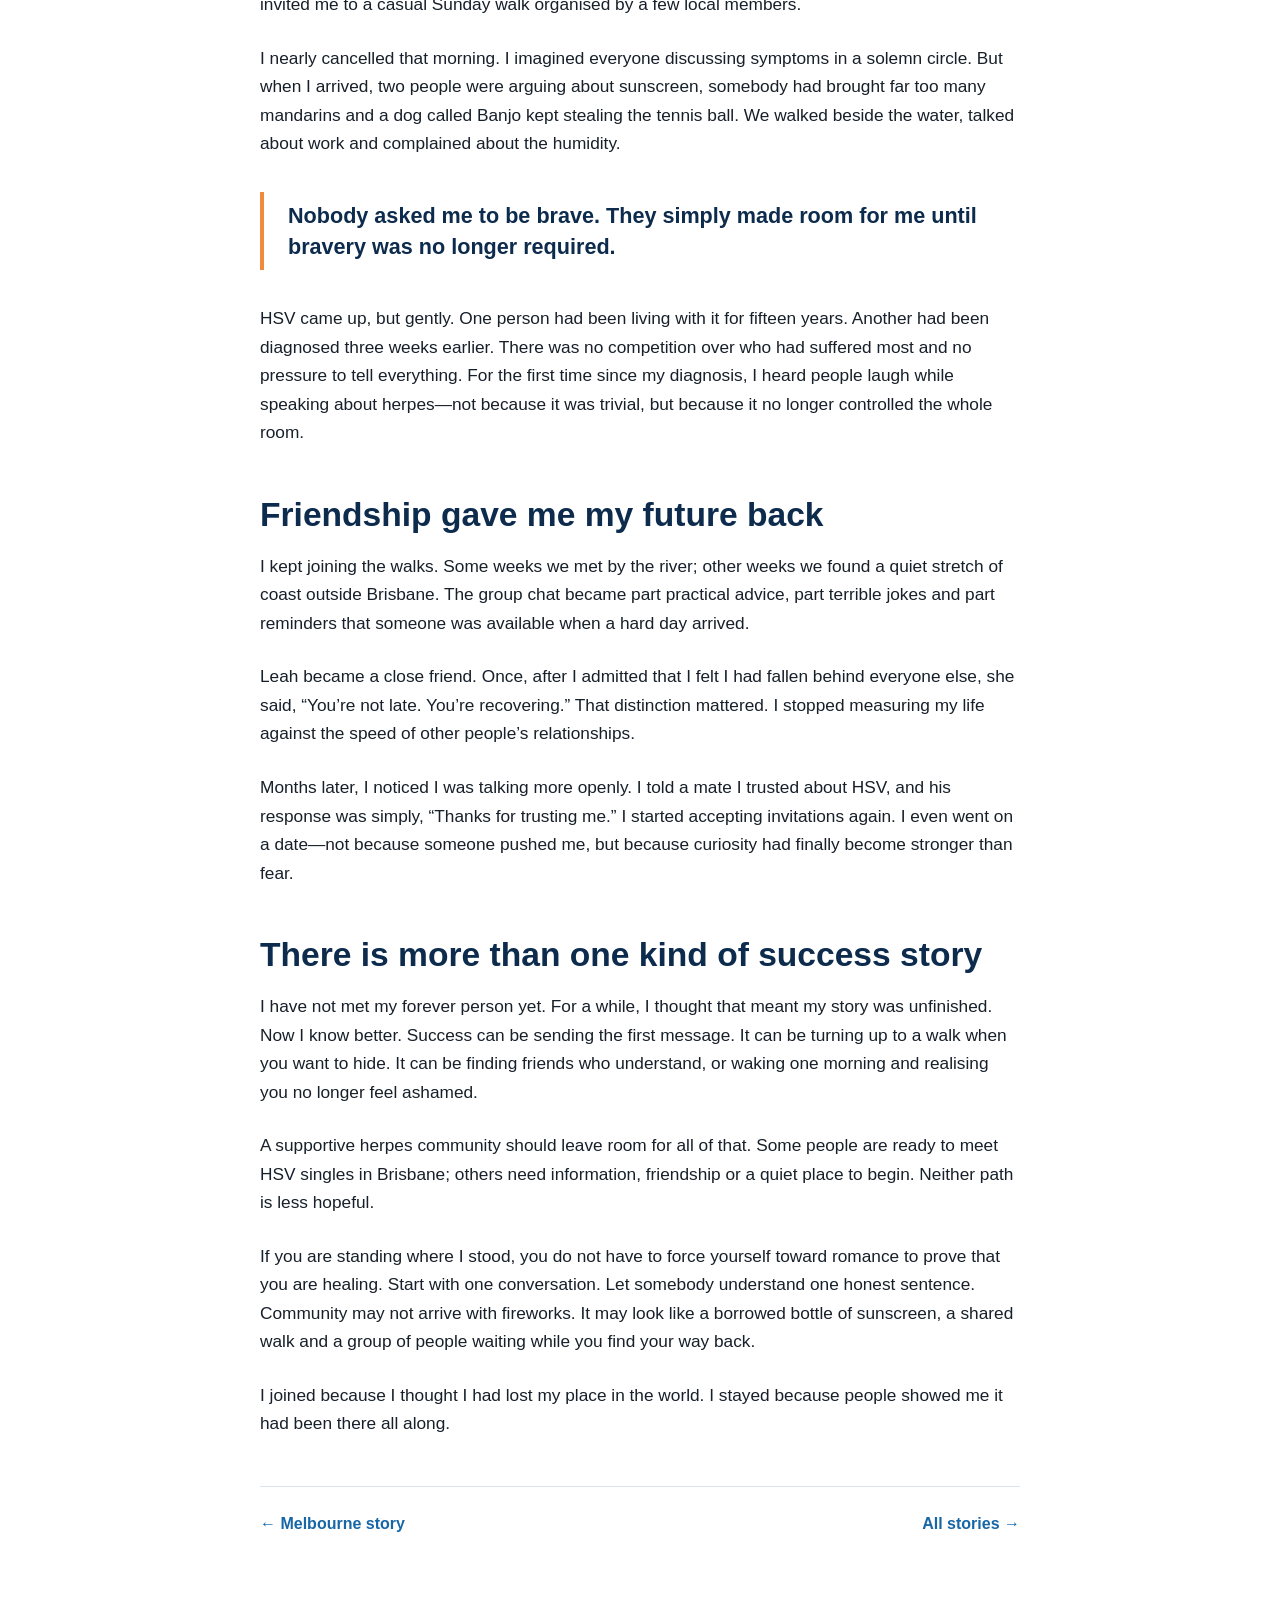
<file: stories/brisbane/index.html>
<!doctype html><html lang="en-AU"><head><meta charset="utf-8"><meta name="viewport" content="width=device-width,initial-scale=1"><title>Brisbane Herpes Community Story: Friendship Before Dating</title><meta name="description" content="A heartfelt Brisbane herpes community story about finding HSV support, friendship and belonging before feeling ready to date again."><link rel="canonical" href="https://herpesdating.au/stories/brisbane/"><link rel="stylesheet" href="../../styles.css"><link rel="stylesheet" href="../story.css"></head><body><header class="site-header"><nav class="nav"><a class="brand" href="../../">herpesdating.au</a><div class="nav-links"><a href="../../#cities">Local Dating</a><a href="../../#stories">Stories</a><a href="../../blog/">Blog</a></div></nav></header><main><section class="article-hero"><div class="article-hero-inner"><p class="eyebrow">Brisbane HSV community story</p><h1>Brisbane: community before pressure</h1><p class="lede">I joined because I was lonely, not because I was ready for romance. A group of people on a Sunday beach walk showed me that belonging could come first.</p></div></section><article class="article-wrap"><p class="article-meta">First-person community story · Brisbane, Australia · 7 minute read</p><img class="article-cover" src="../../assets/story-brisbane.png" alt="Friends on a Brisbane beach at sunset sharing friendship and HSV support"><div class="privacy-note">This story is based on experiences shared within the HSV community. The name and identifying details have been changed to protect privacy.</div><div class="article-body">
<p>When I was diagnosed with herpes, everyone told me the medical facts. It was common. It was manageable. Life would continue. They were right, but facts did not sit beside me on Friday nights when I stopped answering invitations. Facts did not explain how to feel normal in a room full of people again.</p>
<p>I’m Josh, from Brisbane. For nearly a year, I avoided dating completely. Friends tried to set me up, and I always found a reason not to go. The idea of attraction had become tangled with disclosure and rejection. I was not ready to be vulnerable with a stranger. What I needed first was to stop feeling like a stranger to myself.</p>
<h2>I joined for conversation, not a relationship</h2><p>My profile said it plainly: “Not ready to date. Just hoping to talk to people who understand.” I expected silence. Instead, a woman named Leah replied, “That’s where a lot of us start.” She invited me to a casual Sunday walk organised by a few local members.</p>
<p>I nearly cancelled that morning. I imagined everyone discussing symptoms in a solemn circle. But when I arrived, two people were arguing about sunscreen, somebody had brought far too many mandarins and a dog called Banjo kept stealing the tennis ball. We walked beside the water, talked about work and complained about the humidity.</p>
<blockquote>Nobody asked me to be brave. They simply made room for me until bravery was no longer required.</blockquote>
<p>HSV came up, but gently. One person had been living with it for fifteen years. Another had been diagnosed three weeks earlier. There was no competition over who had suffered most and no pressure to tell everything. For the first time since my diagnosis, I heard people laugh while speaking about herpes—not because it was trivial, but because it no longer controlled the whole room.</p>
<h2>Friendship gave me my future back</h2><p>I kept joining the walks. Some weeks we met by the river; other weeks we found a quiet stretch of coast outside Brisbane. The group chat became part practical advice, part terrible jokes and part reminders that someone was available when a hard day arrived.</p>
<p>Leah became a close friend. Once, after I admitted that I felt I had fallen behind everyone else, she said, “You’re not late. You’re recovering.” That distinction mattered. I stopped measuring my life against the speed of other people’s relationships.</p>
<p>Months later, I noticed I was talking more openly. I told a mate I trusted about HSV, and his response was simply, “Thanks for trusting me.” I started accepting invitations again. I even went on a date—not because someone pushed me, but because curiosity had finally become stronger than fear.</p>
<h2>There is more than one kind of success story</h2><p>I have not met my forever person yet. For a while, I thought that meant my story was unfinished. Now I know better. Success can be sending the first message. It can be turning up to a walk when you want to hide. It can be finding friends who understand, or waking one morning and realising you no longer feel ashamed.</p>
<p>A supportive herpes community should leave room for all of that. Some people are ready to meet HSV singles in Brisbane; others need information, friendship or a quiet place to begin. Neither path is less hopeful.</p>
<p>If you are standing where I stood, you do not have to force yourself toward romance to prove that you are healing. Start with one conversation. Let somebody understand one honest sentence. Community may not arrive with fireworks. It may look like a borrowed bottle of sunscreen, a shared walk and a group of people waiting while you find your way back.</p>
<p>I joined because I thought I had lost my place in the world. I stayed because people showed me it had been there all along.</p></div><nav class="article-nav"><a class="text-link" href="../melbourne/">← Melbourne story</a><a class="text-link" href="../../#stories">All stories →</a></nav></article></main></body></html>
</file>
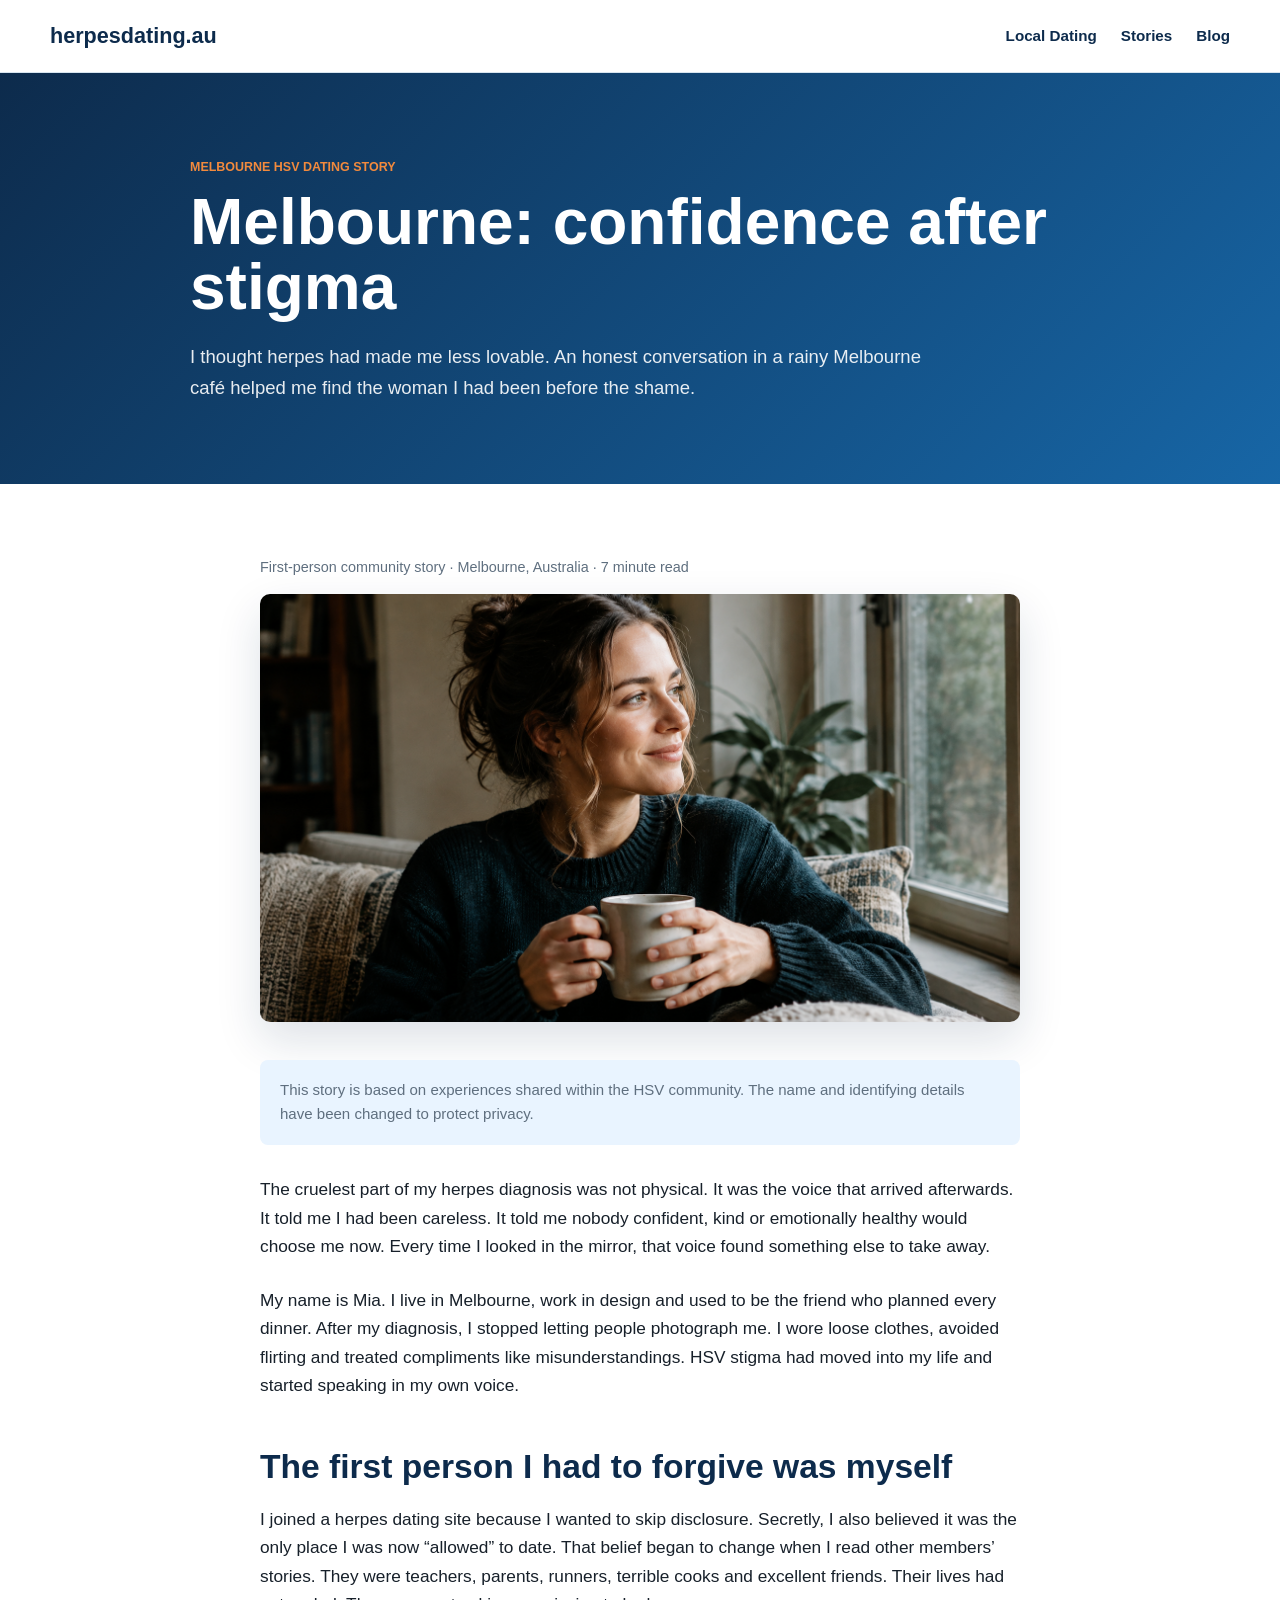
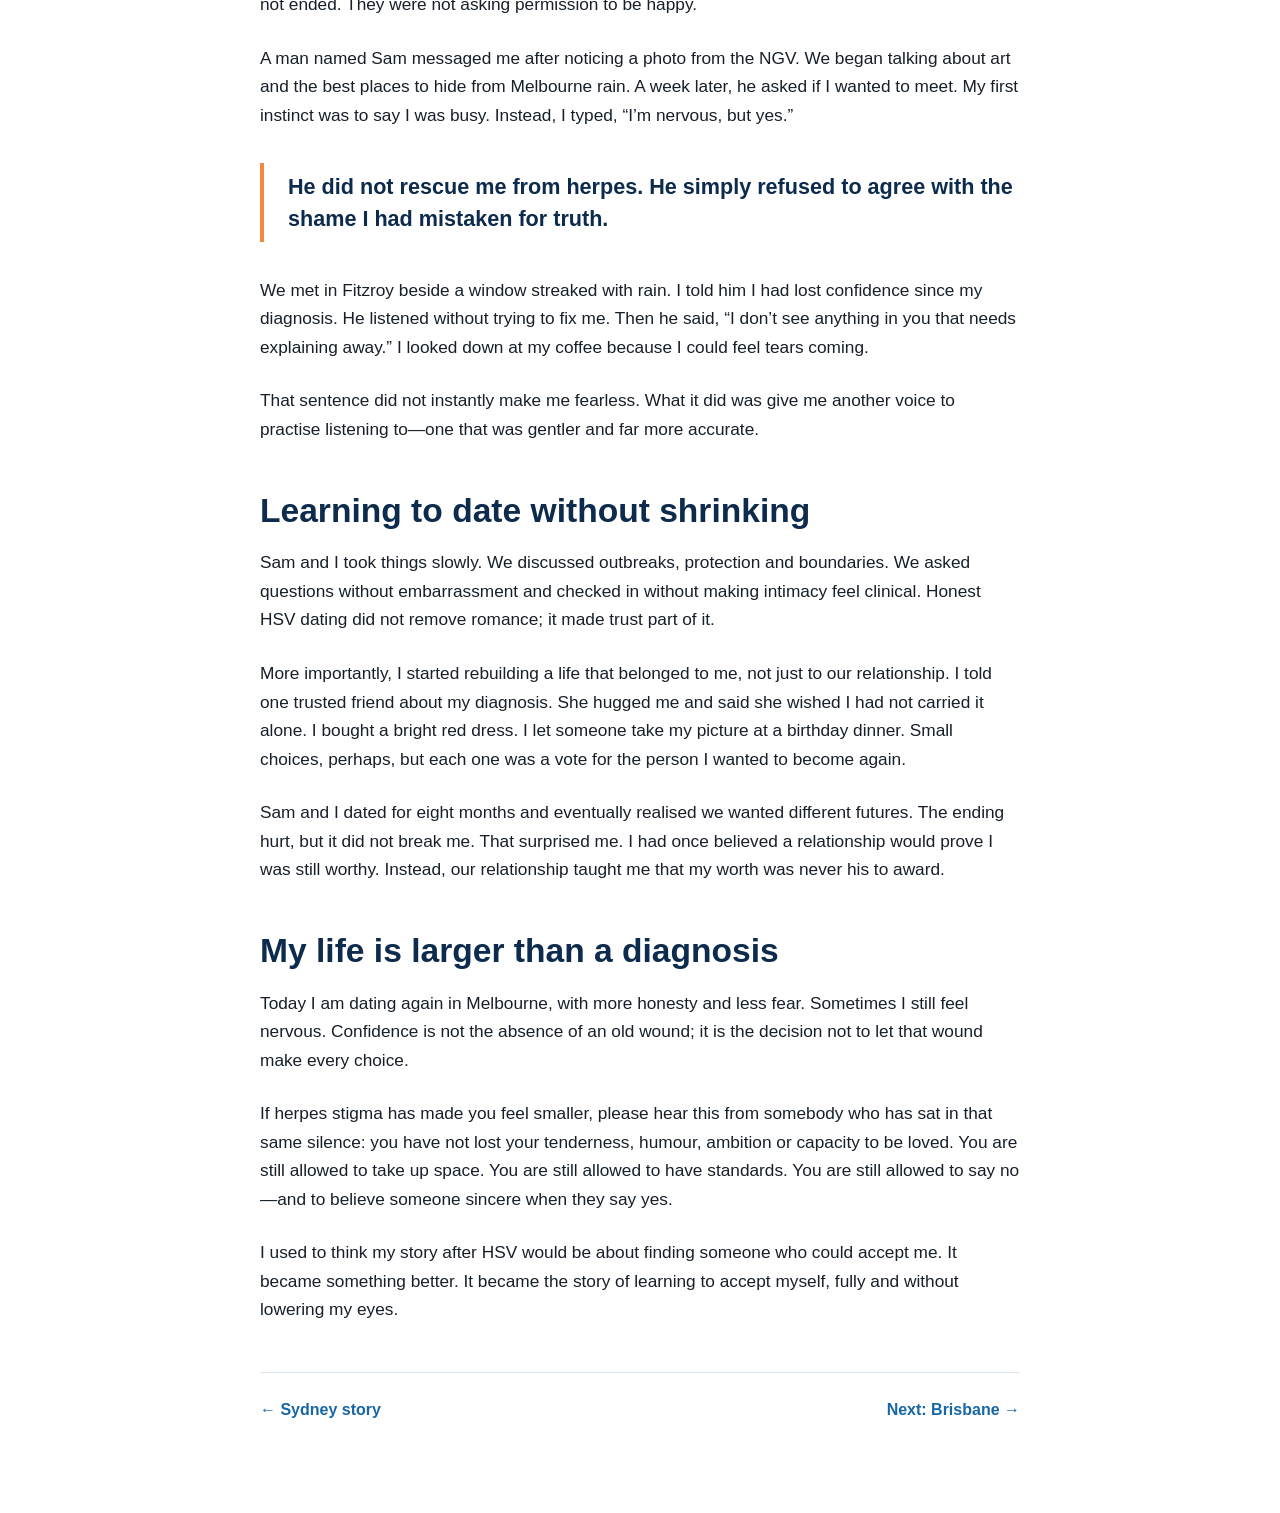
<file: stories/melbourne/index.html>
<!doctype html><html lang="en-AU"><head><meta charset="utf-8"><meta name="viewport" content="width=device-width,initial-scale=1"><title>Melbourne HSV Dating Story: Confidence After Herpes Stigma</title><meta name="description" content="A touching Melbourne HSV dating story about overcoming herpes stigma, rebuilding confidence and learning that honest love is still possible."><link rel="canonical" href="https://herpesdating.au/stories/melbourne/"><link rel="stylesheet" href="../../styles.css"><link rel="stylesheet" href="../story.css"></head><body><header class="site-header"><nav class="nav"><a class="brand" href="../../">herpesdating.au</a><div class="nav-links"><a href="../../#cities">Local Dating</a><a href="../../#stories">Stories</a><a href="../../blog/">Blog</a></div></nav></header><main><section class="article-hero"><div class="article-hero-inner"><p class="eyebrow">Melbourne HSV dating story</p><h1>Melbourne: confidence after stigma</h1><p class="lede">I thought herpes had made me less lovable. An honest conversation in a rainy Melbourne café helped me find the woman I had been before the shame.</p></div></section><article class="article-wrap"><p class="article-meta">First-person community story · Melbourne, Australia · 7 minute read</p><img class="article-cover" src="../../assets/story-melbourne.png" alt="A woman by a Melbourne cafe window telling her story of confidence after HSV stigma"><div class="privacy-note">This story is based on experiences shared within the HSV community. The name and identifying details have been changed to protect privacy.</div><div class="article-body">
<p>The cruelest part of my herpes diagnosis was not physical. It was the voice that arrived afterwards. It told me I had been careless. It told me nobody confident, kind or emotionally healthy would choose me now. Every time I looked in the mirror, that voice found something else to take away.</p>
<p>My name is Mia. I live in Melbourne, work in design and used to be the friend who planned every dinner. After my diagnosis, I stopped letting people photograph me. I wore loose clothes, avoided flirting and treated compliments like misunderstandings. HSV stigma had moved into my life and started speaking in my own voice.</p>
<h2>The first person I had to forgive was myself</h2><p>I joined a herpes dating site because I wanted to skip disclosure. Secretly, I also believed it was the only place I was now “allowed” to date. That belief began to change when I read other members’ stories. They were teachers, parents, runners, terrible cooks and excellent friends. Their lives had not ended. They were not asking permission to be happy.</p>
<p>A man named Sam messaged me after noticing a photo from the NGV. We began talking about art and the best places to hide from Melbourne rain. A week later, he asked if I wanted to meet. My first instinct was to say I was busy. Instead, I typed, “I’m nervous, but yes.”</p>
<blockquote>He did not rescue me from herpes. He simply refused to agree with the shame I had mistaken for truth.</blockquote>
<p>We met in Fitzroy beside a window streaked with rain. I told him I had lost confidence since my diagnosis. He listened without trying to fix me. Then he said, “I don’t see anything in you that needs explaining away.” I looked down at my coffee because I could feel tears coming.</p>
<p>That sentence did not instantly make me fearless. What it did was give me another voice to practise listening to—one that was gentler and far more accurate.</p>
<h2>Learning to date without shrinking</h2><p>Sam and I took things slowly. We discussed outbreaks, protection and boundaries. We asked questions without embarrassment and checked in without making intimacy feel clinical. Honest HSV dating did not remove romance; it made trust part of it.</p>
<p>More importantly, I started rebuilding a life that belonged to me, not just to our relationship. I told one trusted friend about my diagnosis. She hugged me and said she wished I had not carried it alone. I bought a bright red dress. I let someone take my picture at a birthday dinner. Small choices, perhaps, but each one was a vote for the person I wanted to become again.</p>
<p>Sam and I dated for eight months and eventually realised we wanted different futures. The ending hurt, but it did not break me. That surprised me. I had once believed a relationship would prove I was still worthy. Instead, our relationship taught me that my worth was never his to award.</p>
<h2>My life is larger than a diagnosis</h2><p>Today I am dating again in Melbourne, with more honesty and less fear. Sometimes I still feel nervous. Confidence is not the absence of an old wound; it is the decision not to let that wound make every choice.</p>
<p>If herpes stigma has made you feel smaller, please hear this from somebody who has sat in that same silence: you have not lost your tenderness, humour, ambition or capacity to be loved. You are still allowed to take up space. You are still allowed to have standards. You are still allowed to say no—and to believe someone sincere when they say yes.</p>
<p>I used to think my story after HSV would be about finding someone who could accept me. It became something better. It became the story of learning to accept myself, fully and without lowering my eyes.</p></div><nav class="article-nav"><a class="text-link" href="../sydney/">← Sydney story</a><a class="text-link" href="../brisbane/">Next: Brisbane →</a></nav></article></main></body></html>
</file>
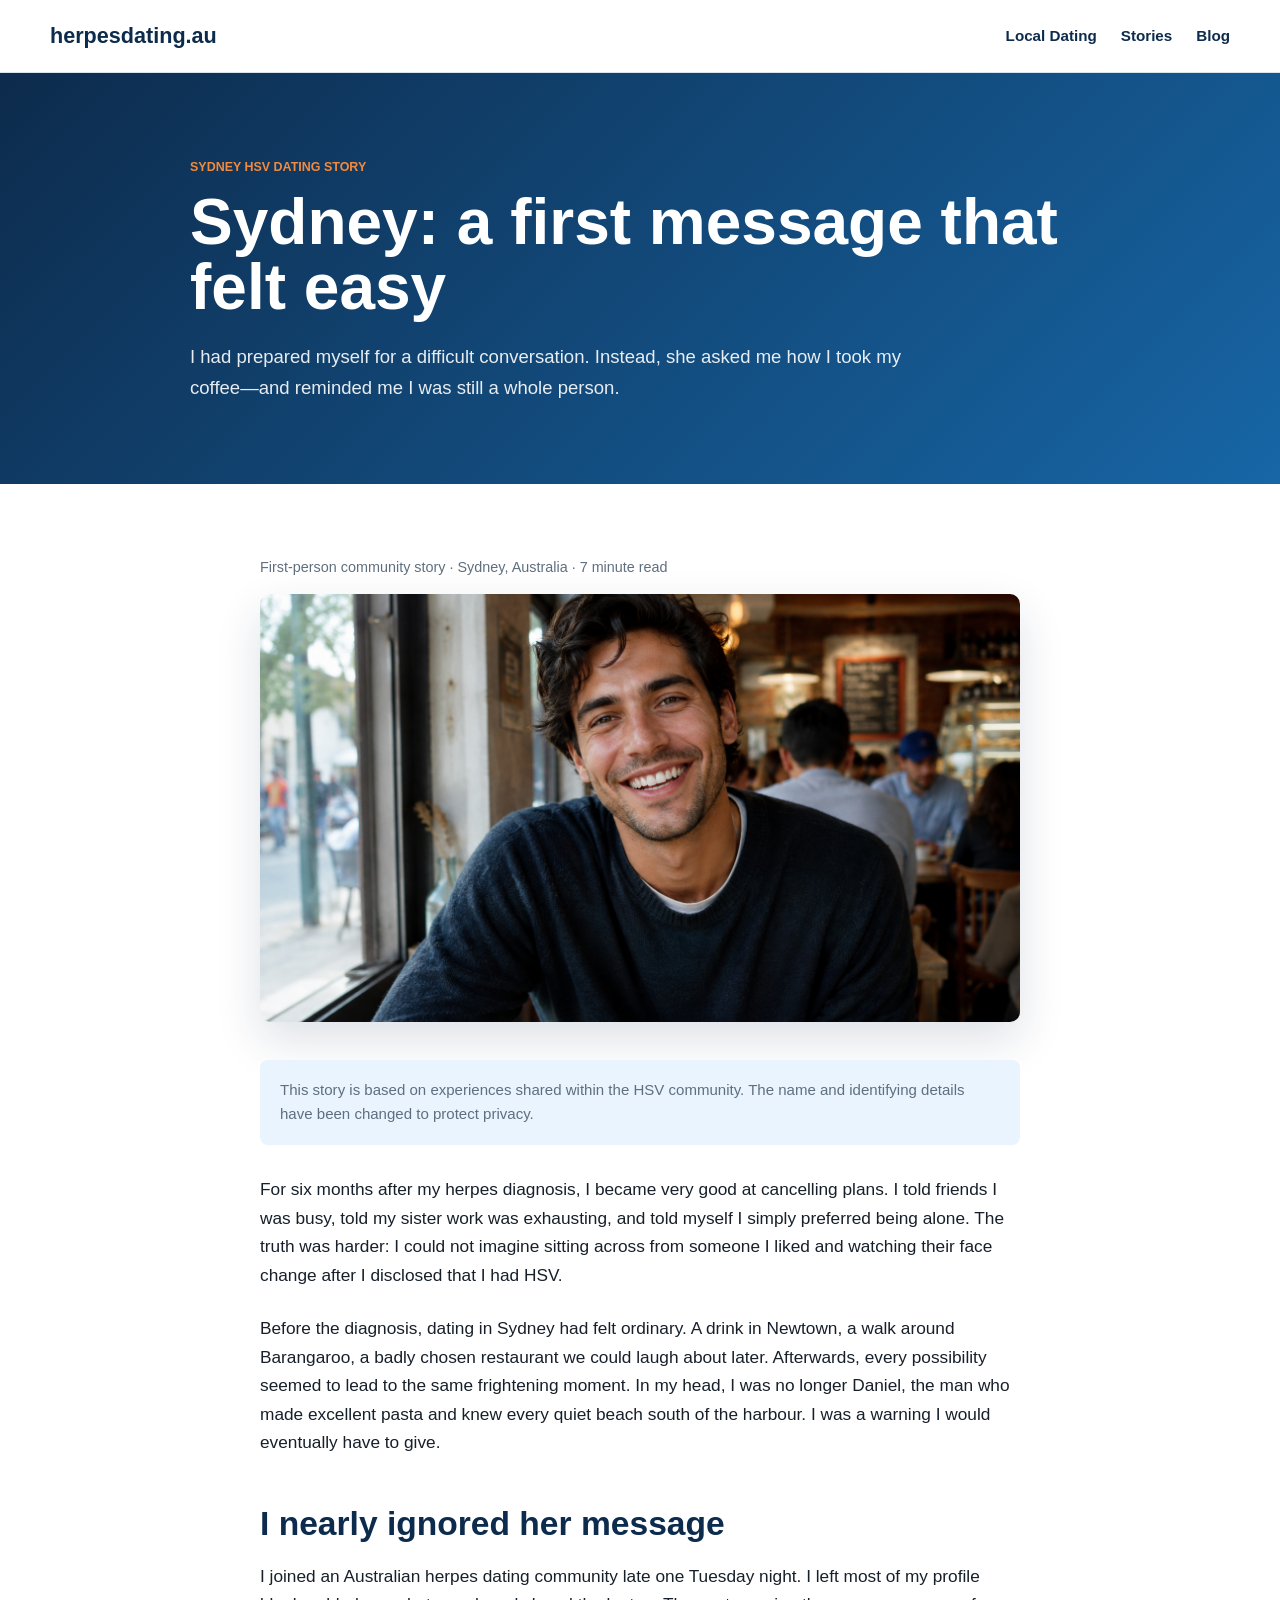
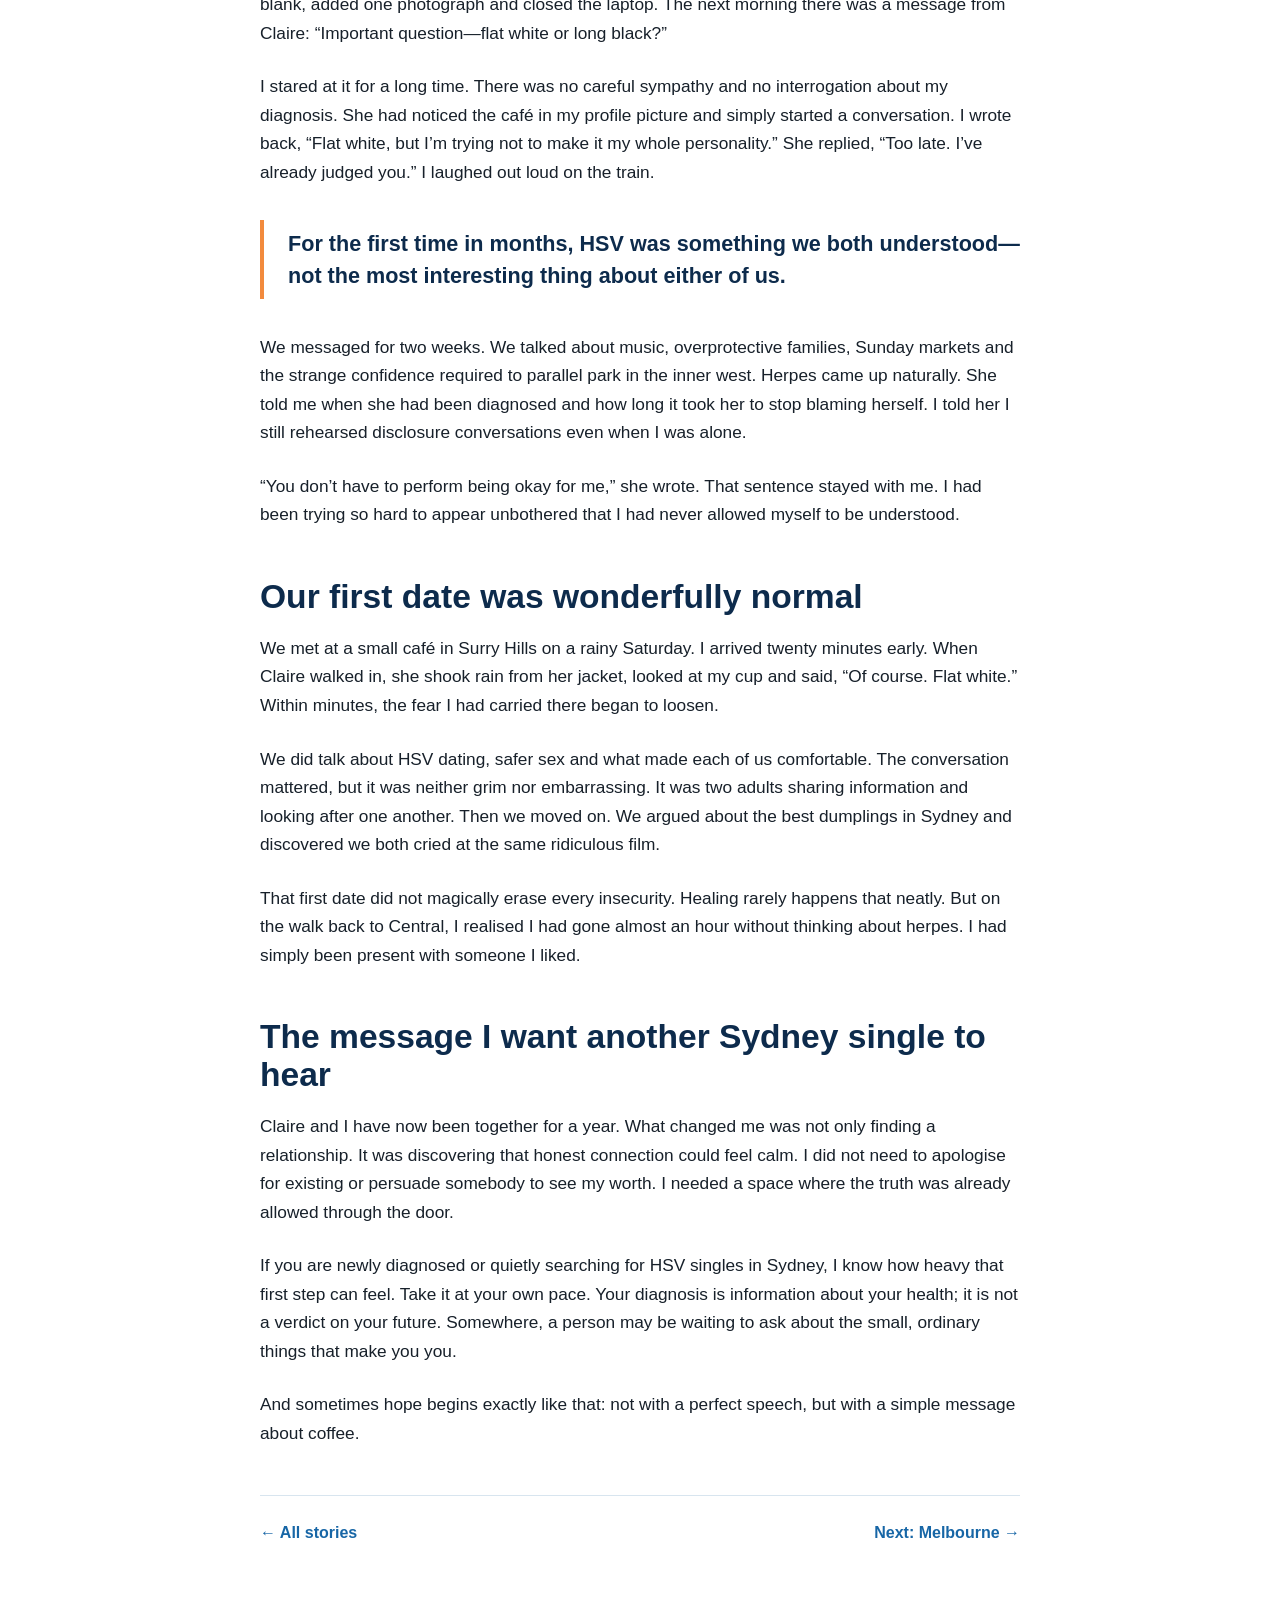
<file: stories/sydney/index.html>
<!doctype html><html lang="en-AU"><head><meta charset="utf-8"><meta name="viewport" content="width=device-width,initial-scale=1"><title>Sydney Herpes Dating Story: A First Message That Felt Easy</title><meta name="description" content="A warm first-person Sydney herpes dating story about disclosure, meeting HSV singles and finding an honest connection without shame."><link rel="canonical" href="https://herpesdating.au/stories/sydney/"><link rel="stylesheet" href="../../styles.css"><link rel="stylesheet" href="../story.css"></head><body><header class="site-header"><nav class="nav"><a class="brand" href="../../">herpesdating.au</a><div class="nav-links"><a href="../../#cities">Local Dating</a><a href="../../#stories">Stories</a><a href="../../blog/">Blog</a></div></nav></header><main><section class="article-hero"><div class="article-hero-inner"><p class="eyebrow">Sydney HSV dating story</p><h1>Sydney: a first message that felt easy</h1><p class="lede">I had prepared myself for a difficult conversation. Instead, she asked me how I took my coffee—and reminded me I was still a whole person.</p></div></section><article class="article-wrap"><p class="article-meta">First-person community story · Sydney, Australia · 7 minute read</p><img class="article-cover" src="../../assets/story-sydney.png" alt="A smiling man in a Sydney cafe sharing his HSV dating story"><div class="privacy-note">This story is based on experiences shared within the HSV community. The name and identifying details have been changed to protect privacy.</div><div class="article-body">
<p>For six months after my herpes diagnosis, I became very good at cancelling plans. I told friends I was busy, told my sister work was exhausting, and told myself I simply preferred being alone. The truth was harder: I could not imagine sitting across from someone I liked and watching their face change after I disclosed that I had HSV.</p>
<p>Before the diagnosis, dating in Sydney had felt ordinary. A drink in Newtown, a walk around Barangaroo, a badly chosen restaurant we could laugh about later. Afterwards, every possibility seemed to lead to the same frightening moment. In my head, I was no longer Daniel, the man who made excellent pasta and knew every quiet beach south of the harbour. I was a warning I would eventually have to give.</p>
<h2>I nearly ignored her message</h2><p>I joined an Australian herpes dating community late one Tuesday night. I left most of my profile blank, added one photograph and closed the laptop. The next morning there was a message from Claire: “Important question—flat white or long black?”</p>
<p>I stared at it for a long time. There was no careful sympathy and no interrogation about my diagnosis. She had noticed the café in my profile picture and simply started a conversation. I wrote back, “Flat white, but I’m trying not to make it my whole personality.” She replied, “Too late. I’ve already judged you.” I laughed out loud on the train.</p>
<blockquote>For the first time in months, HSV was something we both understood—not the most interesting thing about either of us.</blockquote>
<p>We messaged for two weeks. We talked about music, overprotective families, Sunday markets and the strange confidence required to parallel park in the inner west. Herpes came up naturally. She told me when she had been diagnosed and how long it took her to stop blaming herself. I told her I still rehearsed disclosure conversations even when I was alone.</p>
<p>“You don’t have to perform being okay for me,” she wrote. That sentence stayed with me. I had been trying so hard to appear unbothered that I had never allowed myself to be understood.</p>
<h2>Our first date was wonderfully normal</h2><p>We met at a small café in Surry Hills on a rainy Saturday. I arrived twenty minutes early. When Claire walked in, she shook rain from her jacket, looked at my cup and said, “Of course. Flat white.” Within minutes, the fear I had carried there began to loosen.</p>
<p>We did talk about HSV dating, safer sex and what made each of us comfortable. The conversation mattered, but it was neither grim nor embarrassing. It was two adults sharing information and looking after one another. Then we moved on. We argued about the best dumplings in Sydney and discovered we both cried at the same ridiculous film.</p>
<p>That first date did not magically erase every insecurity. Healing rarely happens that neatly. But on the walk back to Central, I realised I had gone almost an hour without thinking about herpes. I had simply been present with someone I liked.</p>
<h2>The message I want another Sydney single to hear</h2><p>Claire and I have now been together for a year. What changed me was not only finding a relationship. It was discovering that honest connection could feel calm. I did not need to apologise for existing or persuade somebody to see my worth. I needed a space where the truth was already allowed through the door.</p>
<p>If you are newly diagnosed or quietly searching for HSV singles in Sydney, I know how heavy that first step can feel. Take it at your own pace. Your diagnosis is information about your health; it is not a verdict on your future. Somewhere, a person may be waiting to ask about the small, ordinary things that make you you.</p>
<p>And sometimes hope begins exactly like that: not with a perfect speech, but with a simple message about coffee.</p></div><nav class="article-nav"><a class="text-link" href="../../#stories">← All stories</a><a class="text-link" href="../melbourne/">Next: Melbourne →</a></nav></article></main></body></html>
</file>
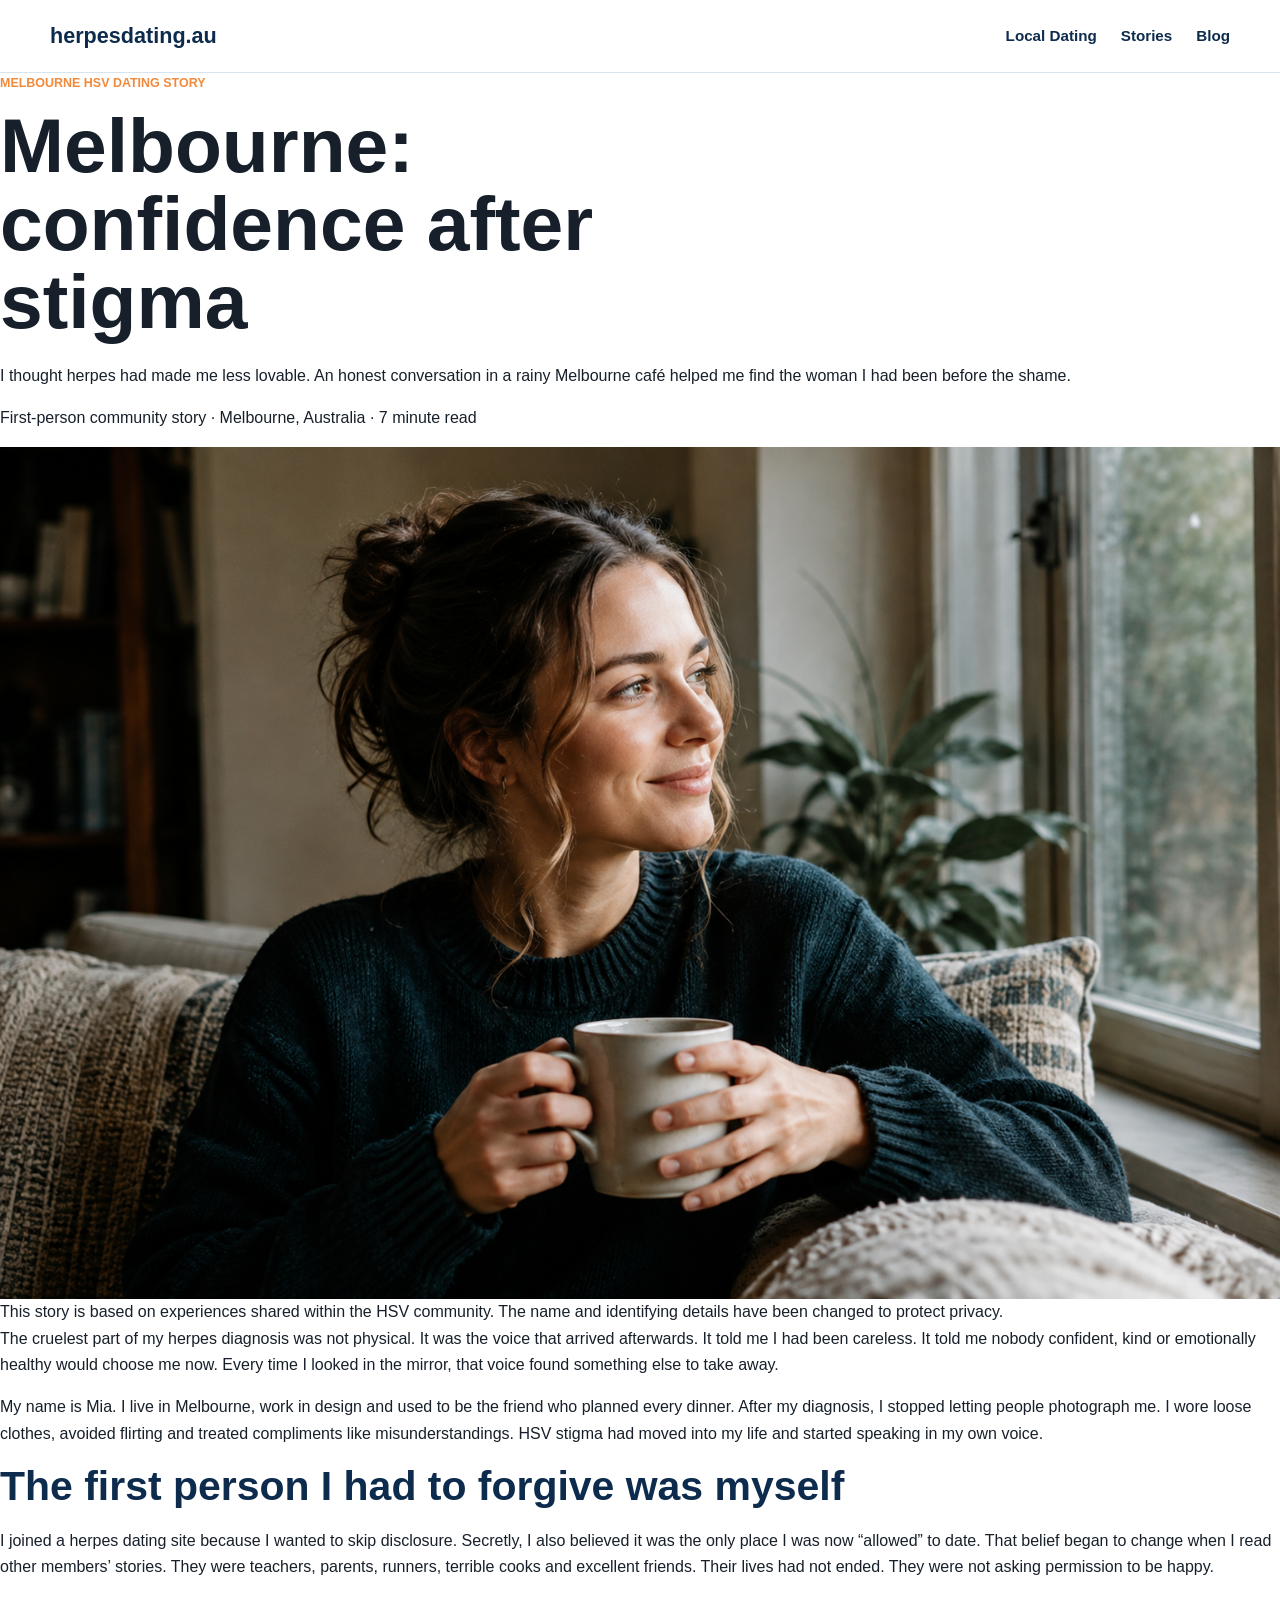
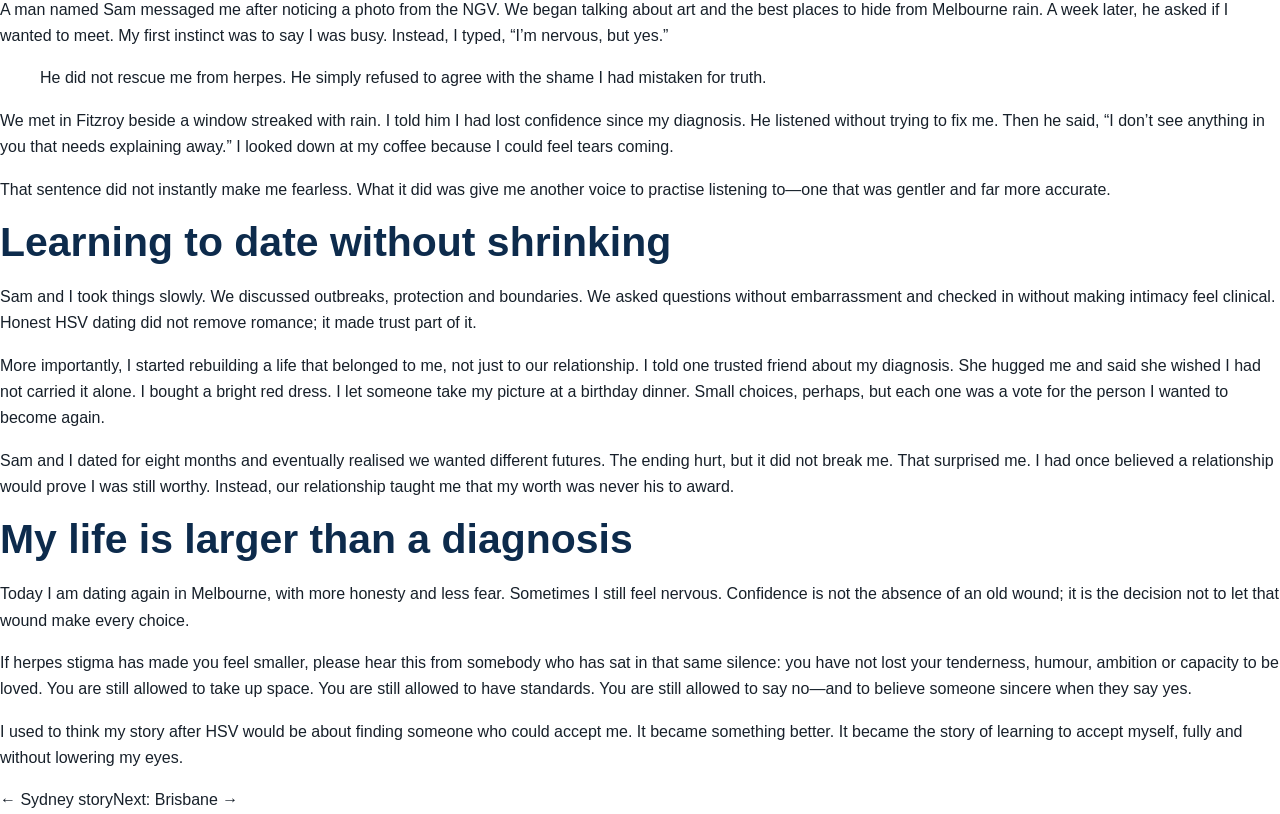
<file: index (1).html>
<!doctype html><html lang="en-AU"><head><meta charset="utf-8"><meta name="viewport" content="width=device-width,initial-scale=1"><title>Melbourne HSV Dating Story: Confidence After Herpes Stigma</title><meta name="description" content="A touching Melbourne HSV dating story about overcoming herpes stigma, rebuilding confidence and learning that honest love is still possible."><link rel="canonical" href="https://herpesdating.au/stories/melbourne-confidence-after-stigma/"><link rel="stylesheet" href="../../styles.css"></head><body><header class="site-header"><nav class="nav"><a class="brand" href="../../index.html">herpesdating.au</a><div class="nav-links"><a href="../../index.html#cities">Local Dating</a><a href="../../index.html#stories">Stories</a><a href="../../blog/">Blog</a></div></nav></header><main><section class="article-hero"><div class="article-hero-inner"><p class="eyebrow">Melbourne HSV dating story</p><h1>Melbourne: confidence after stigma</h1><p class="lede">I thought herpes had made me less lovable. An honest conversation in a rainy Melbourne café helped me find the woman I had been before the shame.</p></div></section><article class="article-wrap"><p class="article-meta">First-person community story · Melbourne, Australia · 7 minute read</p><img class="article-cover" src="../../assets/story-melbourne.png" alt="A woman by a Melbourne cafe window telling her story of confidence after HSV stigma"><div class="privacy-note">This story is based on experiences shared within the HSV community. The name and identifying details have been changed to protect privacy.</div><div class="article-body">
<p>The cruelest part of my herpes diagnosis was not physical. It was the voice that arrived afterwards. It told me I had been careless. It told me nobody confident, kind or emotionally healthy would choose me now. Every time I looked in the mirror, that voice found something else to take away.</p>
<p>My name is Mia. I live in Melbourne, work in design and used to be the friend who planned every dinner. After my diagnosis, I stopped letting people photograph me. I wore loose clothes, avoided flirting and treated compliments like misunderstandings. HSV stigma had moved into my life and started speaking in my own voice.</p>
<h2>The first person I had to forgive was myself</h2><p>I joined a herpes dating site because I wanted to skip disclosure. Secretly, I also believed it was the only place I was now “allowed” to date. That belief began to change when I read other members’ stories. They were teachers, parents, runners, terrible cooks and excellent friends. Their lives had not ended. They were not asking permission to be happy.</p>
<p>A man named Sam messaged me after noticing a photo from the NGV. We began talking about art and the best places to hide from Melbourne rain. A week later, he asked if I wanted to meet. My first instinct was to say I was busy. Instead, I typed, “I’m nervous, but yes.”</p>
<blockquote>He did not rescue me from herpes. He simply refused to agree with the shame I had mistaken for truth.</blockquote>
<p>We met in Fitzroy beside a window streaked with rain. I told him I had lost confidence since my diagnosis. He listened without trying to fix me. Then he said, “I don’t see anything in you that needs explaining away.” I looked down at my coffee because I could feel tears coming.</p>
<p>That sentence did not instantly make me fearless. What it did was give me another voice to practise listening to—one that was gentler and far more accurate.</p>
<h2>Learning to date without shrinking</h2><p>Sam and I took things slowly. We discussed outbreaks, protection and boundaries. We asked questions without embarrassment and checked in without making intimacy feel clinical. Honest HSV dating did not remove romance; it made trust part of it.</p>
<p>More importantly, I started rebuilding a life that belonged to me, not just to our relationship. I told one trusted friend about my diagnosis. She hugged me and said she wished I had not carried it alone. I bought a bright red dress. I let someone take my picture at a birthday dinner. Small choices, perhaps, but each one was a vote for the person I wanted to become again.</p>
<p>Sam and I dated for eight months and eventually realised we wanted different futures. The ending hurt, but it did not break me. That surprised me. I had once believed a relationship would prove I was still worthy. Instead, our relationship taught me that my worth was never his to award.</p>
<h2>My life is larger than a diagnosis</h2><p>Today I am dating again in Melbourne, with more honesty and less fear. Sometimes I still feel nervous. Confidence is not the absence of an old wound; it is the decision not to let that wound make every choice.</p>
<p>If herpes stigma has made you feel smaller, please hear this from somebody who has sat in that same silence: you have not lost your tenderness, humour, ambition or capacity to be loved. You are still allowed to take up space. You are still allowed to have standards. You are still allowed to say no—and to believe someone sincere when they say yes.</p>
<p>I used to think my story after HSV would be about finding someone who could accept me. It became something better. It became the story of learning to accept myself, fully and without lowering my eyes.</p></div><nav class="article-nav"><a class="text-link" href="../sydney-first-message/index.html">← Sydney story</a><a class="text-link" href="../brisbane-community-before-pressure/index.html">Next: Brisbane →</a></nav></article></main></body></html>
</file>
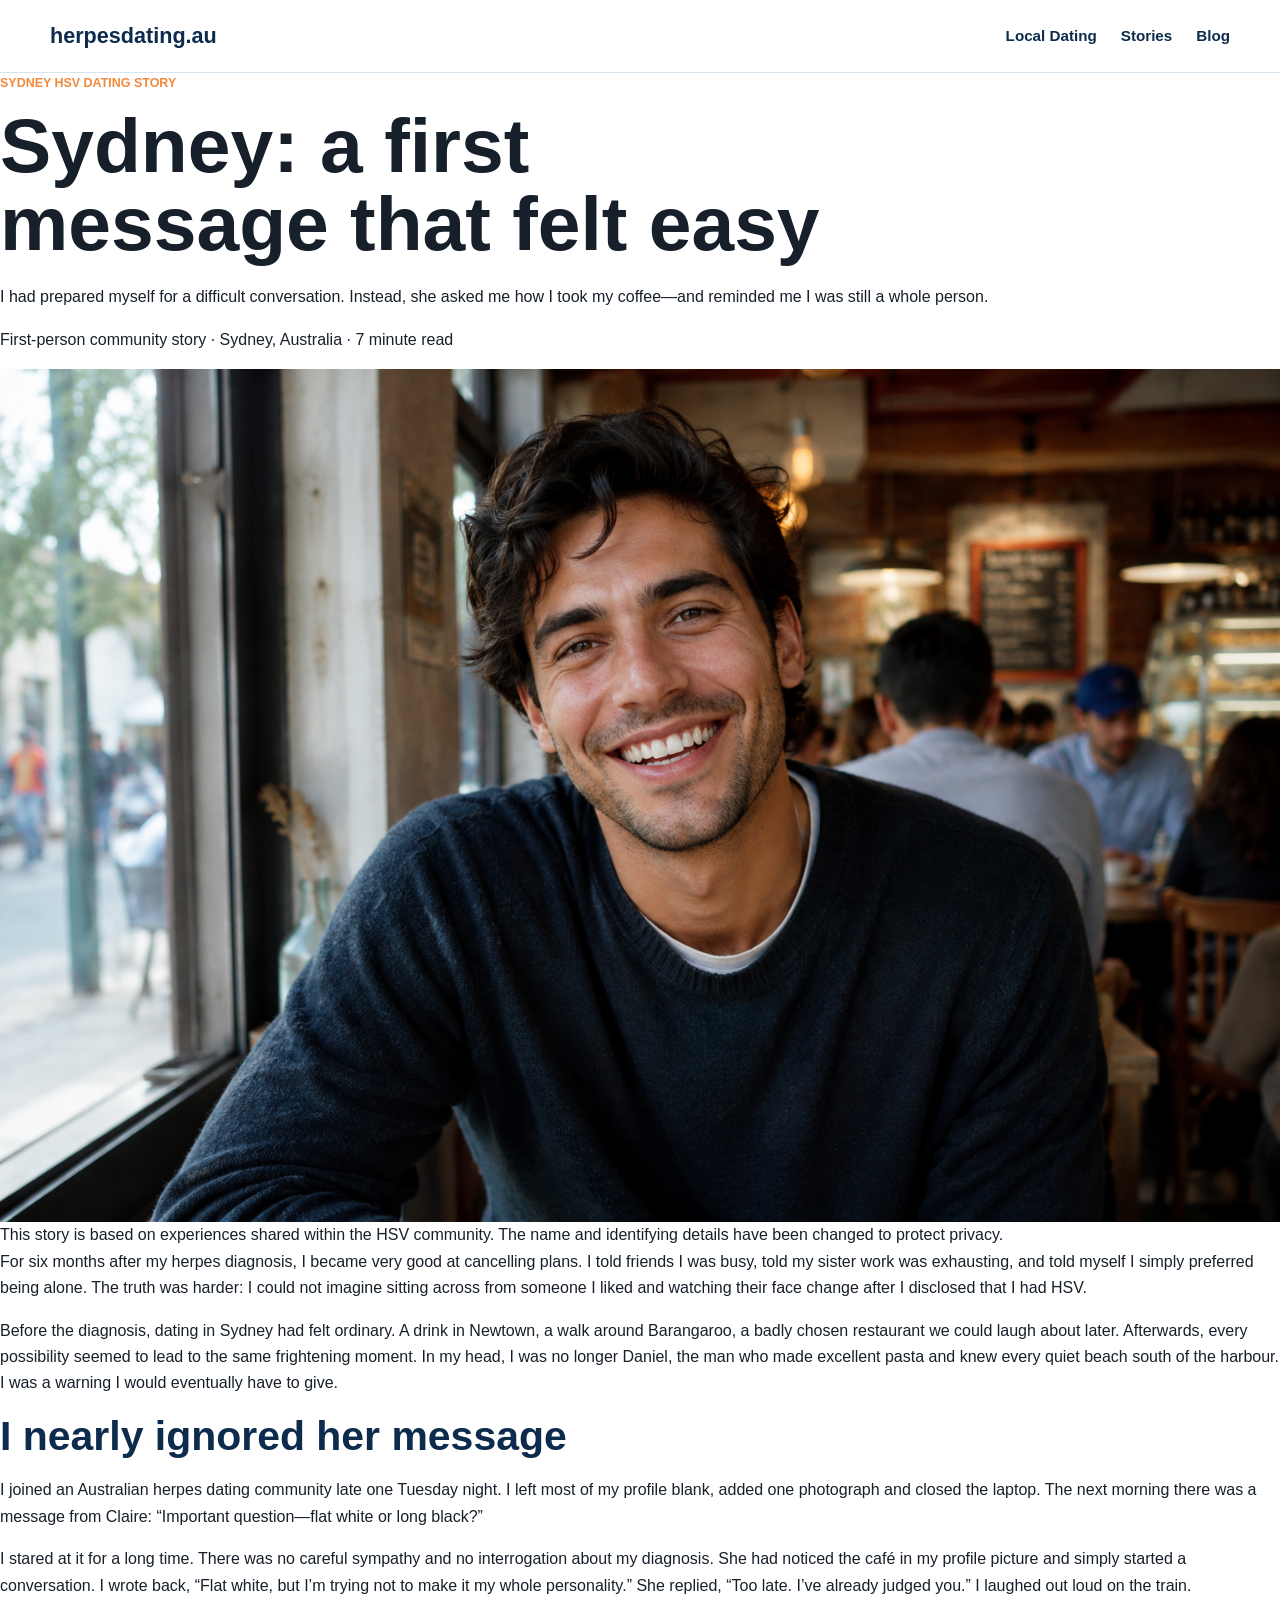
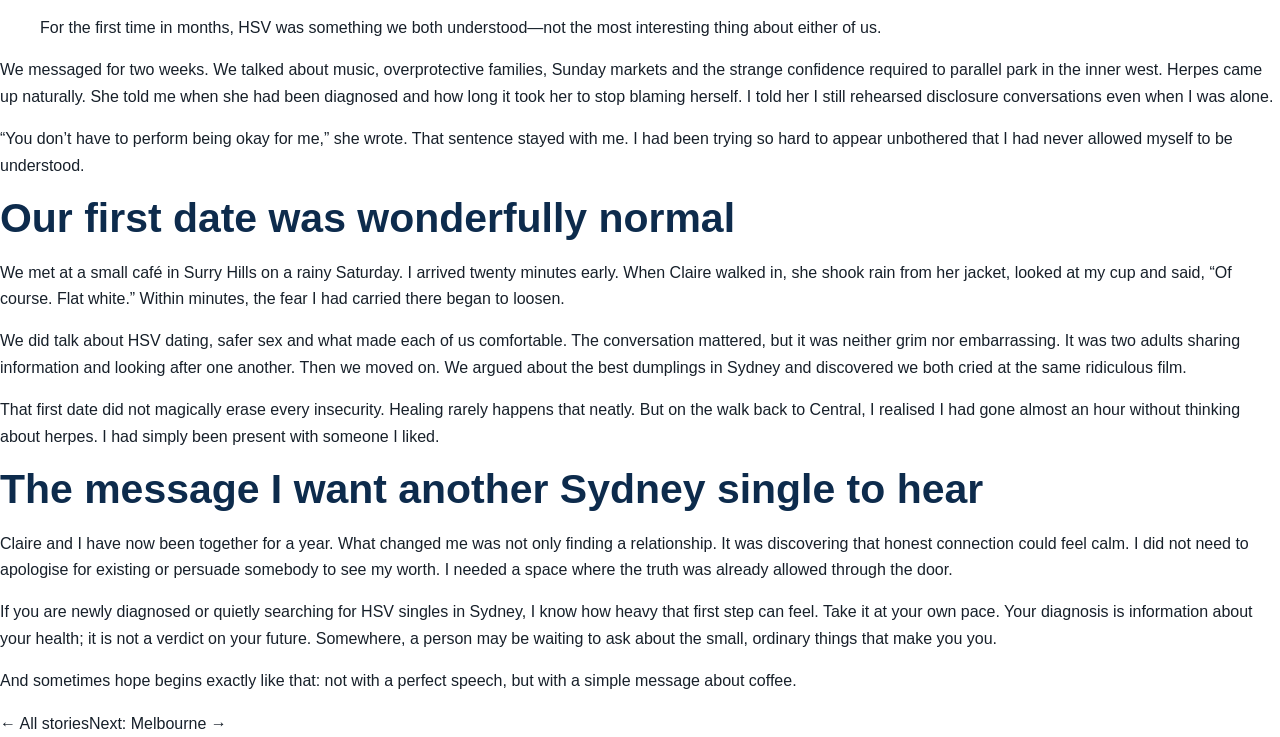
<file: index (2).html>
<!doctype html><html lang="en-AU"><head><meta charset="utf-8"><meta name="viewport" content="width=device-width,initial-scale=1"><title>Sydney Herpes Dating Story: A First Message That Felt Easy</title><meta name="description" content="A warm first-person Sydney herpes dating story about disclosure, meeting HSV singles and finding an honest connection without shame."><link rel="canonical" href="https://herpesdating.au/stories/sydney-first-message/"><link rel="stylesheet" href="../../styles.css"></head><body><header class="site-header"><nav class="nav"><a class="brand" href="../../index.html">herpesdating.au</a><div class="nav-links"><a href="../../index.html#cities">Local Dating</a><a href="../../index.html#stories">Stories</a><a href="../../blog/">Blog</a></div></nav></header><main><section class="article-hero"><div class="article-hero-inner"><p class="eyebrow">Sydney HSV dating story</p><h1>Sydney: a first message that felt easy</h1><p class="lede">I had prepared myself for a difficult conversation. Instead, she asked me how I took my coffee—and reminded me I was still a whole person.</p></div></section><article class="article-wrap"><p class="article-meta">First-person community story · Sydney, Australia · 7 minute read</p><img class="article-cover" src="../../assets/story-sydney.png" alt="A smiling man in a Sydney cafe sharing his HSV dating story"><div class="privacy-note">This story is based on experiences shared within the HSV community. The name and identifying details have been changed to protect privacy.</div><div class="article-body">
<p>For six months after my herpes diagnosis, I became very good at cancelling plans. I told friends I was busy, told my sister work was exhausting, and told myself I simply preferred being alone. The truth was harder: I could not imagine sitting across from someone I liked and watching their face change after I disclosed that I had HSV.</p>
<p>Before the diagnosis, dating in Sydney had felt ordinary. A drink in Newtown, a walk around Barangaroo, a badly chosen restaurant we could laugh about later. Afterwards, every possibility seemed to lead to the same frightening moment. In my head, I was no longer Daniel, the man who made excellent pasta and knew every quiet beach south of the harbour. I was a warning I would eventually have to give.</p>
<h2>I nearly ignored her message</h2><p>I joined an Australian herpes dating community late one Tuesday night. I left most of my profile blank, added one photograph and closed the laptop. The next morning there was a message from Claire: “Important question—flat white or long black?”</p>
<p>I stared at it for a long time. There was no careful sympathy and no interrogation about my diagnosis. She had noticed the café in my profile picture and simply started a conversation. I wrote back, “Flat white, but I’m trying not to make it my whole personality.” She replied, “Too late. I’ve already judged you.” I laughed out loud on the train.</p>
<blockquote>For the first time in months, HSV was something we both understood—not the most interesting thing about either of us.</blockquote>
<p>We messaged for two weeks. We talked about music, overprotective families, Sunday markets and the strange confidence required to parallel park in the inner west. Herpes came up naturally. She told me when she had been diagnosed and how long it took her to stop blaming herself. I told her I still rehearsed disclosure conversations even when I was alone.</p>
<p>“You don’t have to perform being okay for me,” she wrote. That sentence stayed with me. I had been trying so hard to appear unbothered that I had never allowed myself to be understood.</p>
<h2>Our first date was wonderfully normal</h2><p>We met at a small café in Surry Hills on a rainy Saturday. I arrived twenty minutes early. When Claire walked in, she shook rain from her jacket, looked at my cup and said, “Of course. Flat white.” Within minutes, the fear I had carried there began to loosen.</p>
<p>We did talk about HSV dating, safer sex and what made each of us comfortable. The conversation mattered, but it was neither grim nor embarrassing. It was two adults sharing information and looking after one another. Then we moved on. We argued about the best dumplings in Sydney and discovered we both cried at the same ridiculous film.</p>
<p>That first date did not magically erase every insecurity. Healing rarely happens that neatly. But on the walk back to Central, I realised I had gone almost an hour without thinking about herpes. I had simply been present with someone I liked.</p>
<h2>The message I want another Sydney single to hear</h2><p>Claire and I have now been together for a year. What changed me was not only finding a relationship. It was discovering that honest connection could feel calm. I did not need to apologise for existing or persuade somebody to see my worth. I needed a space where the truth was already allowed through the door.</p>
<p>If you are newly diagnosed or quietly searching for HSV singles in Sydney, I know how heavy that first step can feel. Take it at your own pace. Your diagnosis is information about your health; it is not a verdict on your future. Somewhere, a person may be waiting to ask about the small, ordinary things that make you you.</p>
<p>And sometimes hope begins exactly like that: not with a perfect speech, but with a simple message about coffee.</p></div><nav class="article-nav"><a class="text-link" href="../../index.html#stories">← All stories</a><a class="text-link" href="../melbourne-confidence-after-stigma/index.html">Next: Melbourne →</a></nav></article></main></body></html>
</file>
<file: styles.css>
:root {
  --blue-900: #0d2b4c;
  --blue-700: #1766a6;
  --blue-100: #e9f4ff;
  --orange-500: #f28a3d;
  --orange-100: #fff0e4;
  --ink: #17202a;
  --muted: #5f6f7f;
  --line: #d8e5ef;
  --white: #ffffff;
  --shadow: 0 18px 45px rgba(13, 43, 76, 0.14);
}

* {
  box-sizing: border-box;
}

html {
  scroll-behavior: smooth;
}

body {
  margin: 0;
  font-family: Arial, Helvetica, sans-serif;
  color: var(--ink);
  background: var(--white);
  line-height: 1.65;
}

a {
  color: inherit;
  text-decoration: none;
}

img {
  display: block;
  width: 100%;
  height: auto;
}

.site-header {
  position: sticky;
  top: 0;
  z-index: 20;
  background: rgba(255, 255, 255, 0.95);
  border-bottom: 1px solid var(--line);
  backdrop-filter: blur(16px);
}

.nav {
  width: min(1180px, calc(100% - 32px));
  min-height: 72px;
  margin: 0 auto;
  display: flex;
  align-items: center;
  justify-content: space-between;
  gap: 20px;
}

.brand {
  font-size: 1.35rem;
  font-weight: 800;
  color: var(--blue-900);
  letter-spacing: 0;
}

.nav-links {
  display: flex;
  align-items: center;
  gap: 24px;
  color: var(--blue-900);
  font-weight: 700;
  font-size: 0.95rem;
}

.nav-links a:hover,
.footer a:hover {
  color: var(--orange-500);
}

.hero {
  position: relative;
  min-height: calc(100vh - 72px);
  display: grid;
  align-items: center;
  overflow: hidden;
  color: var(--white);
}

.hero-media {
  position: absolute;
  inset: 0;
  background-image: url("https://images.unsplash.com/photo-1516589178581-6cd7833ae3b2?auto=format&fit=crop&w=1800&q=82");
  background-size: cover;
  background-position: center;
  transform: scale(1.02);
}

.hero-overlay {
  position: absolute;
  inset: 0;
  background: linear-gradient(90deg, rgba(13, 43, 76, 0.9) 0%, rgba(13, 43, 76, 0.72) 42%, rgba(13, 43, 76, 0.2) 100%);
}

.hero-content {
  position: relative;
  width: min(1180px, calc(100% - 32px));
  margin: 0 auto;
  padding: 88px 0 112px;
  max-width: 760px;
  justify-self: center;
}

.eyebrow {
  margin: 0 0 12px;
  color: var(--orange-500);
  font-size: 0.78rem;
  font-weight: 800;
  letter-spacing: 0;
  text-transform: uppercase;
}

h1,
h2,
h3,
p {
  margin-top: 0;
}

h1 {
  max-width: 820px;
  margin-bottom: 22px;
  font-size: clamp(2.45rem, 6vw, 5.4rem);
  line-height: 1.02;
  letter-spacing: 0;
}

h2 {
  margin-bottom: 18px;
  color: var(--blue-900);
  font-size: clamp(1.75rem, 3.2vw, 3rem);
  line-height: 1.14;
  letter-spacing: 0;
}

h3 {
  margin-bottom: 10px;
  color: var(--blue-900);
  font-size: 1.18rem;
  line-height: 1.25;
}

.hero-copy {
  max-width: 690px;
  margin-bottom: 28px;
  color: rgba(255, 255, 255, 0.92);
  font-size: 1.12rem;
}

.hero-actions,
.btn {
  display: inline-flex;
  align-items: center;
}

.hero-actions {
  flex-wrap: wrap;
  gap: 14px;
}

.btn {
  min-height: 48px;
  justify-content: center;
  padding: 0 22px;
  border-radius: 8px;
  font-weight: 800;
  transition: transform 0.2s ease, box-shadow 0.2s ease, background 0.2s ease;
}

.btn:hover {
  transform: translateY(-2px);
}

.btn-primary {
  color: var(--blue-900);
  background: var(--orange-500);
  box-shadow: 0 14px 32px rgba(242, 138, 61, 0.28);
}

.btn-secondary {
  color: var(--white);
  border: 1px solid rgba(255, 255, 255, 0.72);
}

.section-pad {
  padding: 92px 0;
}

.section-inner {
  width: min(1180px, calc(100% - 32px));
  margin: 0 auto;
}

.split,
.media-split {
  display: grid;
  grid-template-columns: minmax(0, 0.9fr) minmax(0, 1.1fr);
  gap: 56px;
  align-items: center;
}

.copy-stack p,
.community p,
.cta p {
  color: var(--muted);
  font-size: 1.04rem;
}

.features {
  background: var(--blue-100);
}

.section-head {
  max-width: 760px;
  margin-bottom: 38px;
}

.feature-grid,
.story-grid {
  display: grid;
  grid-template-columns: repeat(4, minmax(0, 1fr));
  gap: 18px;
}

.feature-card,
.story-card {
  border: 1px solid var(--line);
  border-radius: 8px;
  background: var(--white);
  box-shadow: var(--shadow);
}

.feature-card {
  min-height: 265px;
  padding: 28px;
}

.feature-card span {
  display: block;
  margin-bottom: 24px;
  color: var(--orange-500);
  font-weight: 800;
}

.feature-card p,
.story-card p {
  margin-bottom: 0;
  color: var(--muted);
}

.media-split img {
  aspect-ratio: 4 / 3;
  object-fit: cover;
  border-radius: 8px;
  box-shadow: var(--shadow);
}

.member-overview {
  position: relative;
  overflow: hidden;
  background:
    linear-gradient(180deg, rgba(255, 255, 255, 0.96) 0%, rgba(232, 244, 255, 0.98) 12%, rgba(233, 244, 255, 0.98) 88%, rgba(255, 255, 255, 0.96) 100%);
  padding: 76px 0 82px;
}

.community-snapshot {
  width: 100%;
  max-width: 1320px;
  margin: 0 auto;
  border-radius: 12px;
  box-shadow: 0 24px 62px rgba(13, 43, 76, 0.12);
}

.member-overview::before,
.member-overview::after {
  content: "";
  position: absolute;
  width: 110px;
  height: 110px;
  border-radius: 50%;
  background-image: radial-gradient(rgba(23, 102, 166, 0.28) 2px, transparent 2px);
  background-size: 16px 16px;
  opacity: 0.55;
  pointer-events: none;
}

.member-overview::before {
  left: 5%;
  bottom: 16%;
}

.member-overview::after {
  right: 5%;
  top: 20%;
}

.overview-head {
  position: relative;
  z-index: 1;
  max-width: 900px;
  margin: 0 auto 28px;
  text-align: center;
}

.overview-head h2 {
  margin-bottom: 10px;
  color: #061d49;
  font-size: clamp(3rem, 6vw, 5rem);
  line-height: 1.02;
}

.overview-head p:last-child {
  max-width: 660px;
  margin: 0 auto;
  color: #31425e;
  font-size: 1.12rem;
  line-height: 1.55;
}

.member-collage {
  position: relative;
  z-index: 1;
  display: grid;
  grid-template-columns: repeat(12, minmax(0, 1fr));
  grid-auto-rows: 100px;
  gap: 12px;
  align-items: center;
  margin-top: 34px;
}

.member-card {
  position: relative;
  overflow: hidden;
  border: 5px solid var(--white);
  border-radius: 10px;
  background: var(--blue-100);
  box-shadow: 0 22px 48px rgba(13, 43, 76, 0.14);
}

.member-card img {
  height: 100%;
  object-fit: cover;
}

.member-card-a {
  grid-column: 1 / span 3;
  grid-row: 1 / span 3;
  transform: rotate(-6deg) translateY(12px);
}

.member-card-b {
  grid-column: 4 / span 3;
  grid-row: 1 / span 3;
  transform: rotate(3deg) translateY(28px);
}

.member-card-c {
  grid-column: 7 / span 3;
  grid-row: 1 / span 3;
  transform: rotate(-2deg) translateY(10px);
}

.member-card-d {
  grid-column: 10 / span 3;
  grid-row: 1 / span 4;
  transform: rotate(6deg) translateY(18px);
}

.member-card-e {
  grid-column: 3 / span 3;
  grid-row: 4 / span 3;
  transform: translateY(-24px);
}

.member-card-f {
  grid-column: 6 / span 3;
  grid-row: 4 / span 3;
  transform: rotate(2deg) translateY(-24px);
}

.member-card-g {
  grid-column: 9 / span 3;
  grid-row: 4 / span 3;
  transform: rotate(-2deg) translateY(-24px);
}

.member-tag {
  position: absolute;
  left: 16px;
  bottom: 16px;
  min-width: 142px;
  padding: 11px 36px 11px 14px;
  border-radius: 8px;
  background: rgba(255, 255, 255, 0.94);
  box-shadow: 0 10px 24px rgba(13, 43, 76, 0.12);
}

.member-tag::after {
  content: "";
  position: absolute;
  top: 15px;
  right: 12px;
  width: 9px;
  height: 9px;
  border-radius: 50%;
  background: #6fb47b;
}

.member-tag strong,
.member-tag span {
  display: block;
  line-height: 1.25;
}

.member-tag strong {
  color: #061d49;
  font-size: 0.92rem;
}

.member-tag span {
  margin-top: 3px;
  color: #46566c;
  font-size: 0.86rem;
}

.overview-stats {
  position: relative;
  z-index: 1;
  display: grid;
  grid-template-columns: repeat(4, minmax(0, 1fr));
  gap: 0;
  margin: 48px auto 0;
  padding: 24px 22px;
  border: 1px solid rgba(216, 229, 239, 0.74);
  border-radius: 12px;
  background: rgba(255, 255, 255, 0.94);
  box-shadow: 0 20px 55px rgba(13, 43, 76, 0.12);
}

.overview-stats div {
  min-height: 118px;
  display: grid;
  place-items: center;
  align-content: center;
  padding: 12px 24px;
  text-align: center;
  border-right: 1px solid var(--line);
}

.overview-stats div:last-child {
  border-right: 0;
}

.overview-stats svg {
  width: 48px;
  height: 48px;
  margin-bottom: 14px;
  fill: none;
  stroke: var(--orange-500);
  stroke-width: 2.4;
  stroke-linecap: round;
  stroke-linejoin: round;
}

.overview-stats span {
  color: #061d49;
  font-size: 1.28rem;
  font-weight: 800;
  line-height: 1.1;
}

.overview-stats strong {
  display: block;
  margin-top: 10px;
  color: #40506a;
  font-size: 0.98rem;
  font-weight: 500;
  line-height: 1.35;
}

.story-grid {
  grid-template-columns: repeat(3, minmax(0, 1fr));
}

.story-card {
  overflow: hidden;
}

.story-card-link {
  display: block;
  height: 100%;
  color: inherit;
  text-decoration: none;
  cursor: pointer;
}

.story-card-link:focus-visible {
  outline: 3px solid var(--orange-500);
  outline-offset: -3px;
}

.story-card:hover,
.story-card:focus-within {
  transform: translateY(-3px);
  box-shadow: 0 22px 52px rgba(13, 43, 76, 0.18);
}

.story-card img {
  aspect-ratio: 16 / 10;
  object-fit: cover;
}

.story-card h3,
.story-card p {
  padding-inline: 22px;
}

.story-card h3 {
  padding-top: 22px;
}

.story-card p {
  padding-bottom: 24px;
}

.local {
  background: var(--orange-100);
}

.city-links {
  display: grid;
  grid-template-columns: repeat(4, minmax(0, 1fr));
  gap: 12px;
}

.city-links a {
  min-height: 58px;
  display: flex;
  align-items: center;
  padding: 12px 16px;
  border: 1px solid rgba(242, 138, 61, 0.32);
  border-radius: 8px;
  background: var(--white);
  color: var(--blue-900);
  font-weight: 800;
}

.city-links a:hover {
  border-color: var(--orange-500);
}

.cta {
  padding: 86px 0;
  color: var(--white);
  background: linear-gradient(135deg, var(--blue-900), var(--blue-700));
}

.cta-inner {
  max-width: 780px;
  text-align: center;
}

.cta h2,
.cta p {
  color: var(--white);
}

.cta .btn {
  margin-top: 14px;
}

.footer {
  padding: 54px 0;
  background: #071b30;
  color: rgba(255, 255, 255, 0.78);
}

.footer-inner {
  width: min(1180px, calc(100% - 32px));
  margin: 0 auto;
  display: grid;
  grid-template-columns: 1.4fr 0.8fr 1fr 0.7fr;
  gap: 36px;
}

.footer-brand,
.footer h2 {
  color: var(--white);
}

.footer h2 {
  margin-bottom: 12px;
  font-size: 1rem;
}

.footer a {
  display: block;
  margin: 8px 0;
}

.footer p {
  max-width: 330px;
  margin-bottom: 0;
}

@media (max-width: 980px) {
  .feature-grid,
  .city-links,
  .overview-stats {
    grid-template-columns: repeat(2, minmax(0, 1fr));
  }

  .split,
  .media-split,
  .footer-inner {
    grid-template-columns: 1fr;
  }

  .story-grid {
    grid-template-columns: 1fr;
  }

  .member-collage {
    grid-template-columns: repeat(2, minmax(0, 1fr));
    grid-auto-rows: auto;
  }

  .member-overview {
    padding: 64px 0;
  }

  .member-card {
    min-height: 260px;
    transform: none;
  }

  .member-card-a,
  .member-card-b,
  .member-card-c,
  .member-card-d,
  .member-card-e,
  .member-card-f,
  .member-card-g {
    grid-column: auto;
    grid-row: auto;
  }

  .overview-stats div:nth-child(2) {
    border-right: 0;
  }

  .overview-stats div:nth-child(1),
  .overview-stats div:nth-child(2) {
    border-bottom: 1px solid var(--line);
  }
}

@media (max-width: 680px) {
  .nav {
    min-height: 66px;
    align-items: flex-start;
    flex-direction: column;
    justify-content: center;
    padding: 12px 0;
    gap: 8px;
  }

  .nav-links {
    width: 100%;
    justify-content: space-between;
    gap: 12px;
    font-size: 0.9rem;
  }

  .hero {
    min-height: 740px;
  }

  .hero-overlay {
    background: rgba(13, 43, 76, 0.78);
  }

  .hero-content {
    padding: 76px 0 88px;
  }

  h1 {
    font-size: 2.45rem;
  }

  .hero-copy {
    font-size: 1rem;
  }

  .btn,
  .hero-actions {
    width: 100%;
  }

  .section-pad {
    padding: 64px 0;
  }

  .member-overview {
    padding: 48px 0;
    background:
      linear-gradient(180deg, #ffffff 0%, #edf7ff 14%, #eef7ff 86%, #ffffff 100%);
  }

  .member-overview .section-inner {
    width: calc(100% - 14px);
  }

  .community-snapshot-desktop {
    display: block;
    width: 100%;
    border-radius: 8px;
    box-shadow: 0 14px 30px rgba(13, 43, 76, 0.1);
  }

  .feature-grid,
  .city-links,
  .member-collage,
  .overview-stats {
    grid-template-columns: 1fr;
  }

  .feature-card {
    min-height: auto;
  }

  .overview-head {
    text-align: left;
  }

  .overview-head h2 {
    font-size: 2.2rem;
  }

  .member-card {
    min-height: 245px;
  }

  .member-tag {
    left: 12px;
    right: 12px;
    min-width: 0;
  }

  .overview-stats {
    padding: 12px;
  }

  .overview-stats div,
  .overview-stats div:nth-child(2) {
    border-right: 0;
    border-bottom: 1px solid var(--line);
  }

  .overview-stats div:last-child {
    border-bottom: 0;
  }
}
</file>
<file: city-pages.css>
.city-hero {
  padding: 88px 0 76px;
  color: var(--white);
  background:
    radial-gradient(circle at 82% 22%, rgba(242, 138, 61, 0.28), transparent 28%),
    linear-gradient(135deg, var(--blue-900), var(--blue-700));
}

.city-hero-inner,
.city-content {
  width: min(1080px, calc(100% - 32px));
  margin: 0 auto;
}

.city-hero h1 {
  max-width: 900px;
  font-size: clamp(2.6rem, 6vw, 5rem);
}

.city-hero .city-lede {
  max-width: 760px;
  color: rgba(255, 255, 255, 0.9);
  font-size: 1.16rem;
}

.city-content {
  padding: 72px 0 92px;
}

.city-layout {
  display: grid;
  grid-template-columns: minmax(0, 1fr) 300px;
  gap: 56px;
  align-items: start;
}

.city-copy p,
.city-copy li {
  color: var(--muted);
  font-size: 1.06rem;
}

.city-copy h2 {
  margin-top: 48px;
  font-size: clamp(1.65rem, 3vw, 2.35rem);
}

.city-copy h2:first-child {
  margin-top: 0;
}

.city-copy ul {
  padding-left: 22px;
}

.city-panel {
  position: sticky;
  top: 96px;
  padding: 28px;
  border: 1px solid var(--line);
  border-radius: 10px;
  background: var(--blue-100);
  box-shadow: var(--shadow);
}

.city-panel h2 {
  font-size: 1.4rem;
}

.city-panel p {
  color: var(--muted);
}

.city-panel .btn {
  width: 100%;
}

.city-faq details {
  margin-bottom: 12px;
  padding: 18px 20px;
  border: 1px solid var(--line);
  border-radius: 8px;
  background: var(--white);
}

.city-faq summary {
  color: var(--blue-900);
  font-weight: 800;
  cursor: pointer;
}

.city-faq details p {
  margin: 12px 0 0;
}

.city-breadcrumbs {
  margin-bottom: 22px;
  font-size: 0.92rem;
}

.city-breadcrumbs a {
  color: var(--blue-700);
  font-weight: 700;
}

@media (max-width: 820px) {
  .city-layout {
    grid-template-columns: 1fr;
  }

  .city-panel {
    position: static;
  }
}

@media (max-width: 680px) {
  .city-hero {
    padding: 62px 0 54px;
  }

  .city-content {
    padding: 52px 0 68px;
  }
}
</file>
<file: stories/story.css>
.article-hero {
  padding: 84px 0 62px;
  color: var(--white);
  background: linear-gradient(135deg, var(--blue-900), var(--blue-700));
}

.article-hero-inner,
.article-wrap {
  width: min(900px, calc(100% - 32px));
  margin: 0 auto;
}

.article-hero h1 {
  max-width: 900px;
  font-size: clamp(2.4rem, 5vw, 4.4rem);
}

.article-hero .lede {
  max-width: 760px;
  color: rgba(255, 255, 255, 0.9);
  font-size: 1.16rem;
}

.article-wrap {
  max-width: 760px;
  padding: 72px 0 90px;
}

.article-meta {
  color: var(--muted);
  font-size: 0.9rem;
}

.article-cover {
  aspect-ratio: 16 / 9;
  margin: 0 0 38px;
  border-radius: 10px;
  object-fit: cover;
  box-shadow: var(--shadow);
}

.article-body p {
  margin-bottom: 1.45em;
  font-size: 1.08rem;
}

.article-body h2 {
  margin-top: 1.45em;
  font-size: clamp(1.55rem, 3vw, 2.1rem);
}

.article-body blockquote {
  margin: 34px 0;
  padding: 8px 0 8px 24px;
  border-left: 4px solid var(--orange-500);
  color: var(--blue-900);
  font-size: 1.35rem;
  font-weight: 700;
  line-height: 1.45;
}

.privacy-note {
  margin: 30px 0;
  padding: 18px 20px;
  border-radius: 8px;
  color: var(--muted);
  background: var(--blue-100);
  font-size: 0.94rem;
}

.article-nav {
  display: flex;
  justify-content: space-between;
  gap: 16px;
  margin-top: 48px;
  padding-top: 24px;
  border-top: 1px solid var(--line);
}

.article-nav a {
  color: var(--blue-700);
  font-weight: 800;
}

@media (max-width: 680px) {
  .article-hero {
    padding: 58px 0 48px;
  }

  .article-wrap {
    padding: 48px 0 64px;
  }

  .article-nav {
    flex-direction: column;
  }
}
</file>
